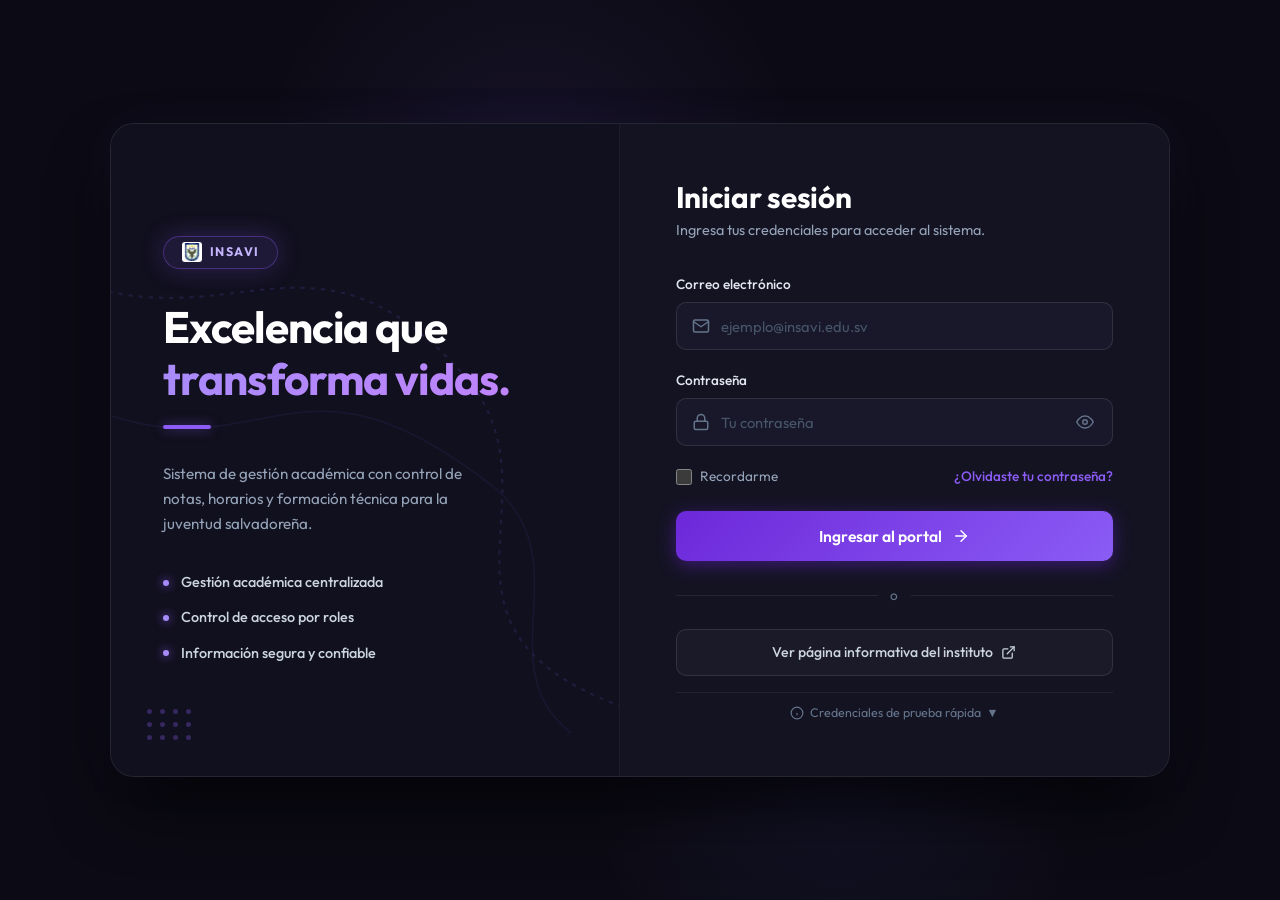
<file: index.html>
<!DOCTYPE html>
<html lang="es" data-theme="dark">
<head>
  <meta charset="UTF-8">
  <meta name="viewport" content="width=device-width, initial-scale=1.0">
  <title>INSAVI - Iniciar Sesión</title>
  <meta name="description" content="Portal académico del Instituto Nacional Dr. Sarbelio Navarrete. Acceso para administradores, docentes, estudiantes y padres de familia.">
  <link rel="preconnect" href="https://fonts.googleapis.com">
  <link rel="preconnect" href="https://fonts.gstatic.com" crossorigin>
  <link href="https://fonts.googleapis.com/css2?family=Outfit:wght@300;400;500;600;700&display=swap" rel="stylesheet">
  <link rel="stylesheet" href="css/insavi.css">
</head>
<body style="background: #0c0b15; margin: 0; min-height: 100vh; font-family: 'Outfit', sans-serif;">

  <div class="login-page-wrap">
    
    <!-- CARD CONTENEDOR PRINCIPAL -->
    <div class="login-card-container">
      
      <!-- LADO IZQUIERDO: HERO / BRAND -->
      <aside class="login-hero-side">
        <!-- SVG Decorativo de curvas / ondas de fondo -->
        <svg class="hero-wave-bg" viewBox="0 0 500 600" fill="none" xmlns="http://www.w3.org/2000/svg">
          <path d="M-50 150 C 120 220, 200 80, 350 250 C 450 370, 280 500, 520 580" stroke="#8b5cf6" stroke-width="2" stroke-dasharray="4 6"/>
          <path d="M-20 280 C 150 350, 180 200, 380 360 C 480 450, 320 580, 540 640" stroke="#6366f1" stroke-width="1.5" opacity="0.6"/>
        </svg>

        <!-- Matriz de puntos decorativa (inferior izquierda) -->
        <div class="dot-grid">
          <span></span><span></span><span></span><span></span>
          <span></span><span></span><span></span><span></span>
          <span></span><span></span><span></span><span></span>
        </div>

        <div class="login-hero-content">
          <!-- Badge Pill con el Escudo Oficial de INSAVI -->
          <div class="brand-badge">
            <img src="imgInsavi/img9.jpg" alt="Escudo INSAVI" style="width: 20px; height: 20px; object-fit: contain; border-radius: 3px; background: #fff; padding: 1px;">
            INSAVI
          </div>

          <h1>
            Excelencia que<br>
            <span class="purple-text">transforma vidas.</span>
          </h1>

          <div class="accent-bar"></div>

          <p class="desc">
            Sistema de gestión académica con control de notas, horarios y formación técnica para la juventud salvadoreña.
          </p>

          <ul class="feature-list">
            <li><span class="bullet-dot"></span> Gestión académica centralizada</li>
            <li><span class="bullet-dot"></span> Control de acceso por roles</li>
            <li><span class="bullet-dot"></span> Información segura y confiable</li>
          </ul>
        </div>
      </aside>

      <!-- LADO DERECHO: FORMULARIO DE ACCESO -->
      <main class="login-form-side">
        <div class="login-form-wrap" style="max-width: 100%;">
          
          <h2>Iniciar sesión</h2>
          <p class="form-subtitle">Ingresa tus credenciales para acceder al sistema.</p>

          <div class="login-error" id="loginError" role="alert"></div>

          <form class="login-form" id="loginForm" novalidate style="gap: 1.25rem;">
            
            <!-- Campo Correo -->
            <div class="form-group">
              <label for="email" class="form-label">Correo electrónico</label>
              <div class="input-wrapper">
                <span class="input-icon-left">
                  <svg width="18" height="18" viewBox="0 0 24 24" fill="none" stroke="currentColor" stroke-width="2" stroke-linecap="round" stroke-linejoin="round">
                    <path d="M4 4h16c1.1 0 2 .9 2 2v12c0 1.1-.9 2-2 2H4c-1.1 0-2-.9-2-2V6c0-1.1.9-2 2-2z"/>
                    <polyline points="22,6 12,13 2,6"/>
                  </svg>
                </span>
                <input type="email" class="login-input" id="email" name="email" placeholder="ejemplo@insavi.edu.sv" autocomplete="email" required>
              </div>
            </div>

            <!-- Campo Contraseña -->
            <div class="form-group">
              <label for="password" class="form-label">Contraseña</label>
              <div class="input-wrapper">
                <span class="input-icon-left">
                  <svg width="18" height="18" viewBox="0 0 24 24" fill="none" stroke="currentColor" stroke-width="2" stroke-linecap="round" stroke-linejoin="round">
                    <rect x="3" y="11" width="18" height="11" rx="2" ry="2"/>
                    <path d="M7 11V7a5 5 0 0 1 10 0v4"/>
                  </svg>
                </span>
                <input type="password" class="login-input" id="password" name="password" placeholder="Tu contraseña" autocomplete="current-password" required>
                <button type="button" class="btn-toggle-pwd" onclick="togglePasswordVisibility()" aria-label="Mostrar u ocultar contraseña">
                  <svg id="eyeIcon" width="18" height="18" viewBox="0 0 24 24" fill="none" stroke="currentColor" stroke-width="2" stroke-linecap="round" stroke-linejoin="round">
                    <path d="M1 12s4-8 11-8 11 8 11 8-4 8-11 8-11-8-11-8z"/>
                    <circle cx="12" cy="12" r="3"/>
                  </svg>
                </button>
              </div>
              <span class="error-text" id="passwordError" style="color: #f87171; font-size: 0.8rem; margin-top: 0.35rem; display: block;"></span>
            </div>

            <!-- Recordarme & Olvidaste Contraseña -->
            <div class="form-aux-row">
              <label class="remember-label">
                <input type="checkbox" id="rememberMe">
                <span>Recordarme</span>
              </label>
              <a href="#" onclick="alert('Por favor comunícate con la Dirección o Administración del INSAVI para restablecer tu acceso.'); return false;" class="forgot-password-link">
                ¿Olvidaste tu contraseña?
              </a>
            </div>

            <!-- Botón Ingresar -->
            <button type="submit" class="btn-login-submit" id="loginBtn">
              Ingresar al portal
              <svg width="18" height="18" viewBox="0 0 24 24" fill="none" stroke="currentColor" stroke-width="2" stroke-linecap="round" stroke-linejoin="round">
                <line x1="5" y1="12" x2="19" y2="12"/>
                <polyline points="12 5 19 12 12 19"/>
              </svg>
            </button>
          </form>

          <!-- Divisor con o -->
          <div class="form-split-divider">
            <span>o</span>
          </div>

          <!-- Botón de Página Informativa -->
          <a href="insavi.html" class="btn-public-info">
            Ver página informativa del instituto
            <svg width="15" height="15" viewBox="0 0 24 24" fill="none" stroke="currentColor" stroke-width="2" stroke-linecap="round" stroke-linejoin="round">
              <path d="M18 13v6a2 2 0 0 1-2 2H5a2 2 0 0 1-2-2V8a2 2 0 0 1 2-2h6"/>
              <polyline points="15 3 21 3 21 9"/>
              <line x1="10" y1="14" x2="21" y2="3"/>
            </svg>
          </a>

          <!-- Credenciales Demo (Plegables para pruebas rápidas) -->
          <div class="demo-creds-drawer">
            <button type="button" class="demo-creds-btn" onclick="toggleDemoDrawer()">
              <svg width="14" height="14" viewBox="0 0 24 24" fill="none" stroke="currentColor" stroke-width="2"><circle cx="12" cy="12" r="10"/><line x1="12" y1="16" x2="12" y2="12"/><line x1="12" y1="8" x2="12.01" y2="8"/></svg>
              Credenciales de prueba rápida <span id="demoArrow">▼</span>
            </button>
            <div id="demoCredentialsContainer" class="demo-credentials" style="display: none;">
              <div class="demo-head">Haz clic en una cuenta para rellenar los datos:</div>
              <div class="demo-credential" onclick="fillDemo('admin@insavi.edu.sv', 'admin123')">
                <span class="cred-role">Administración</span>
                <span class="cred-email">admin@insavi.edu.sv</span>
                <span class="cred-pass">Clave: <code>admin123</code></span>
              </div>
              <div class="demo-credential" onclick="fillDemo('maria.garcia@insavi.edu.sv', 'docente123')">
                <span class="cred-role">Docencia</span>
                <span class="cred-email">maria.garcia@insavi.edu.sv</span>
                <span class="cred-pass">Clave: <code>docente123</code></span>
              </div>
              <div class="demo-credential" onclick="fillDemo('ana.lopez@estudiante.insavi.edu.sv', 'est123')">
                <span class="cred-role">Estudiantil</span>
                <span class="cred-email">ana.lopez@estudiante.insavi.edu.sv</span>
                <span class="cred-pass">Clave: <code>est123</code></span>
              </div>
              <div class="demo-credential" onclick="fillDemo('jorge.lopez@padre.insavi.edu.sv', 'padre123')">
                <span class="cred-role">Familia</span>
                <span class="cred-email">jorge.lopez@padre.insavi.edu.sv</span>
                <span class="cred-pass">Clave: <code>padre123</code></span>
              </div>
              <div class="demo-credential" onclick="fillDemo('pedro.sanchez@insavi.edu.sv', 'serv123')">
                <span class="cred-role">Servicios Varios</span>
                <span class="cred-email">pedro.sanchez@insavi.edu.sv</span>
                <span class="cred-pass">Clave: <code>serv123</code></span>
              </div>
            </div>
          </div>

        </div>
      </main>

    </div>



  </div>

  <script src="data/seed.js"></script>
  <script src="js/db.js"></script>
  <script src="js/auth.js"></script>
  <script>
    function togglePasswordVisibility() {
      const pwdInput = document.getElementById('password');
      const eyeIcon = document.getElementById('eyeIcon');
      if (pwdInput.type === 'password') {
        pwdInput.type = 'text';
        eyeIcon.innerHTML = `
          <path d="M17.94 17.94A10.07 10.07 0 0 1 12 20c-7 0-11-8-11-8a18.45 18.45 0 0 1 5.06-5.94M9.9 4.24A9.12 9.12 0 0 1 12 4c7 0 11 8 11 8a18.5 18.5 0 0 1-2.16 3.19m-6.72-1.07a3 3 0 1 1-4.24-4.24"/>
          <line x1="1" y1="1" x2="23" y2="23"/>
        `;
      } else {
        pwdInput.type = 'password';
        eyeIcon.innerHTML = `
          <path d="M1 12s4-8 11-8 11 8 11 8-4 8-11 8-11-8-11-8z"/>
          <circle cx="12" cy="12" r="3"/>
        `;
      }
    }

    function toggleDemoDrawer() {
      const container = document.getElementById('demoCredentialsContainer');
      const arrow = document.getElementById('demoArrow');
      const isHidden = container.style.display === 'none';
      container.style.display = isHidden ? 'block' : 'none';
      arrow.textContent = isHidden ? '▲' : '▼';
    }

    function fillDemo(email, pass) {
      document.getElementById('email').value = email;
      document.getElementById('password').value = pass;
      document.getElementById('email').focus();
    }

    document.addEventListener('DOMContentLoaded', () => {
      const savedEmail = localStorage.getItem('insavi_remember_email');
      if (savedEmail) {
        document.getElementById('email').value = savedEmail;
        document.getElementById('rememberMe').checked = true;
      }

      document.getElementById('loginForm')?.addEventListener('submit', () => {
        const remember = document.getElementById('rememberMe')?.checked;
        const email = document.getElementById('email')?.value.trim();
        if (remember && email) {
          localStorage.setItem('insavi_remember_email', email);
        } else {
          localStorage.removeItem('insavi_remember_email');
        }
      });
    });
  </script>
</body>
</html>
</file>
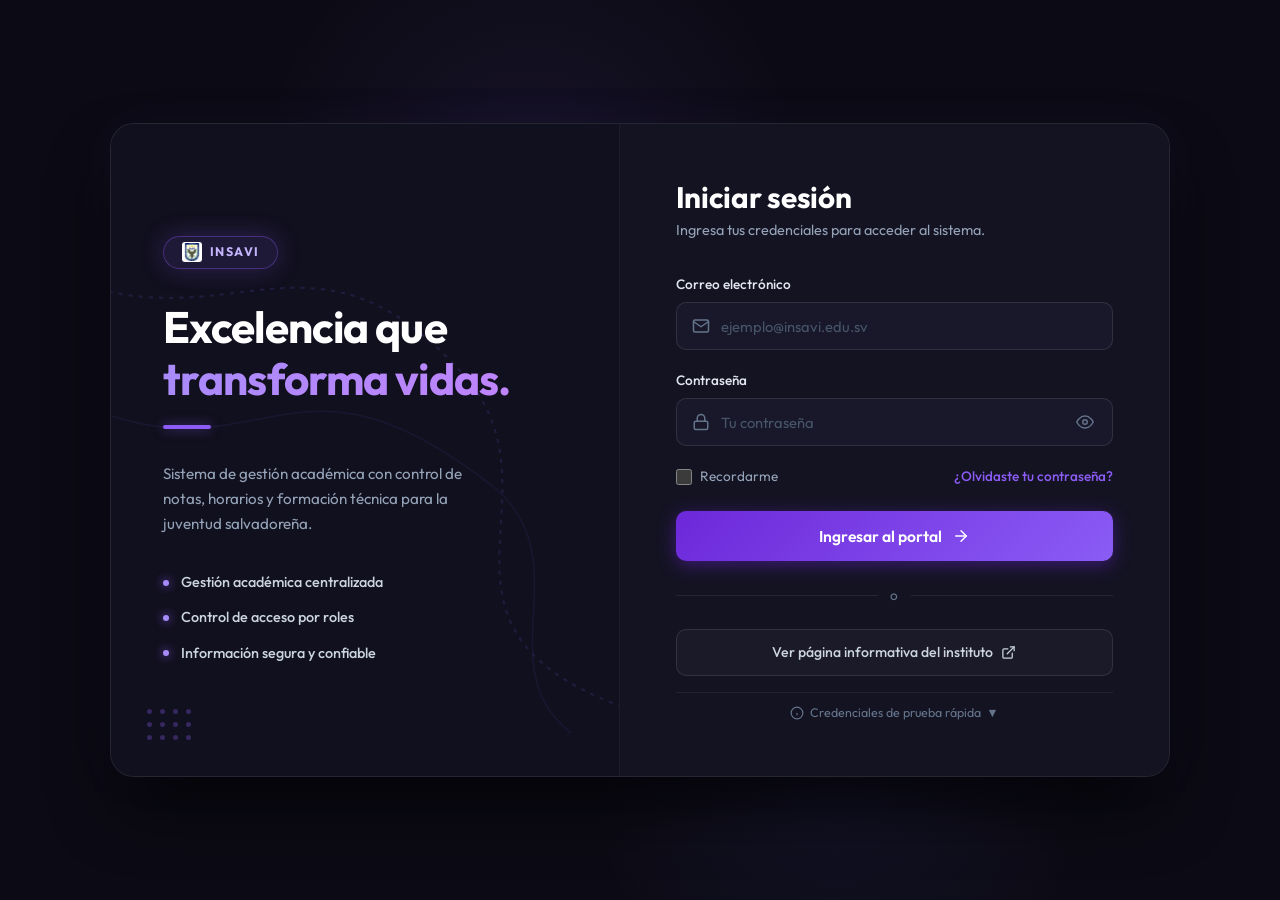
<file: dashboard.html>
<!DOCTYPE html>
<html lang="es">
<head>
  <meta charset="UTF-8">
  <meta name="viewport" content="width=device-width, initial-scale=1.0">
  <title>INSAVI - Panel de Control</title>
  <link rel="preconnect" href="https://fonts.googleapis.com">
  <link rel="preconnect" href="https://fonts.gstatic.com" crossorigin>
  <link href="https://fonts.googleapis.com/css2?family=Outfit:wght@300;400;500;600;700&display=swap" rel="stylesheet">
  <link rel="stylesheet" href="css/insavi.css">
</head>
<body>
  <div class="dashboard">

    <!-- OVERLAY MÓVIL -->
    <div class="overlay-drawer" id="overlayDrawer"></div>

    <!-- BOTÓN MENÚ MÓVIL -->
    <button class="mobile-menu-btn" id="mobileMenuBtn" aria-label="Abrir menú de navegación">
      <svg width="20" height="20" viewBox="0 0 24 24" fill="none" stroke="currentColor" stroke-width="2" stroke-linecap="round">
        <line x1="4" y1="6" x2="20" y2="6"/>
        <line x1="4" y1="12" x2="20" y2="12"/>
        <line x1="4" y1="18" x2="20" y2="18"/>
      </svg>
    </button>

    <!-- SIDEBAR -->
    <aside class="sidebar" id="sidebar">
      <div class="sidebar-header">
        <div class="logo">
          <img src="imgInsavi/img9.jpg" alt="Escudo INSAVI">
        </div>
        <div style="flex: 1; min-width: 0;">
          <div class="brand-name">INSAVI</div>
          <div class="brand-sub" id="sidebarUserInfo">Portal Académico</div>
        </div>
        <button class="sidebar-collapse-btn" onclick="toggleSidebarCollapse()" title="Ocultar menú lateral" aria-label="Ocultar menú">
          <svg width="18" height="18" viewBox="0 0 24 24" fill="none" stroke="currentColor" stroke-width="2" stroke-linecap="round">
            <line x1="4" y1="6" x2="20" y2="6"/>
            <line x1="4" y1="12" x2="20" y2="12"/>
            <line x1="4" y1="18" x2="20" y2="18"/>
          </svg>
        </button>
      </div>

      <nav class="sidebar-nav" id="sidebarNav" aria-label="Navegación principal">
        <!-- Generado dinámicamente -->
      </nav>

      <div class="sidebar-promo-card" style="background: linear-gradient(135deg, #4f46e5 0%, #8b5cf6 100%); border-radius: var(--radius-lg); padding: 1.25rem; margin: 1rem; position: relative; overflow: hidden; color: white; box-shadow: 0 10px 15px -3px rgba(139, 92, 246, 0.3);">
        <div style="position: relative; z-index: 2;">
          <h3 style="font-size: 1.1rem; margin-bottom: 0.25rem; font-weight: 700; color: white;">INSAVI</h3>
          <p style="font-size: 0.75rem; opacity: 0.9; margin: 0; line-height: 1.3;">Instituto de Educación<br>Sistema académico</p>
        </div>
        
        <!-- Illustration SVG -->
        <svg width="100" height="100" viewBox="0 0 100 100" fill="none" style="position: absolute; right: -15px; bottom: -15px; opacity: 0.9; z-index: 1;">
          <!-- Glowing background circles -->
          <circle cx="50" cy="50" r="40" fill="#a78bfa" opacity="0.3" filter="blur(8px)"/>
          
          <!-- Graduation Cap base (rhombus) -->
          <path d="M50 35 L80 45 L50 55 L20 45 Z" fill="#1e1b4b" stroke="#ddd6fe" stroke-width="1.5" stroke-linejoin="round"/>
          
          <!-- Cap bottom part -->
          <path d="M35 50 L35 65 Q50 75 65 65 L65 50" fill="#312e81" stroke="#ddd6fe" stroke-width="1.5"/>
          
          <!-- Tassel -->
          <path d="M50 45 L70 58 L70 70" stroke="#fcd34d" stroke-width="2" stroke-linecap="round" stroke-linejoin="round"/>
          <circle cx="70" cy="72" r="3" fill="#f59e0b"/>
          
          <!-- Stars / Sparkles -->
          <path d="M20 20 L22 26 L28 28 L22 30 L20 36 L18 30 L12 28 L18 26 Z" fill="#fef08a"/>
          <path d="M85 30 L86 33 L89 34 L86 35 L85 38 L84 35 L81 34 L84 33 Z" fill="#fef08a"/>
        </svg>
      </div>

      <div class="sidebar-footer">
        <div style="display: flex; align-items: center; justify-content: space-between; padding: 0.6rem 1rem; border: 1px solid var(--border-subtle); border-radius: var(--radius-sm); margin-bottom: 0.5rem; background: var(--bg-raised);">
          <div style="display: flex; align-items: center; gap: 0.5rem; color: var(--text-secondary); font-size: 0.85rem; font-weight: 500;">
            <svg width="16" height="16" viewBox="0 0 24 24" fill="none" stroke="currentColor" stroke-width="2" stroke-linecap="round"><circle cx="12" cy="12" r="5"/><line x1="12" y1="1" x2="12" y2="3"/><line x1="12" y1="21" x2="12" y2="23"/><line x1="4.22" y1="4.22" x2="5.64" y2="5.64"/><line x1="18.36" y1="18.36" x2="19.78" y2="19.78"/><line x1="1" y1="12" x2="3" y2="12"/><line x1="21" y1="12" x2="23" y2="12"/><line x1="4.22" y1="19.78" x2="5.64" y2="18.36"/><line x1="18.36" y1="5.64" x2="19.78" y2="4.22"/></svg>
            <span id="themeText">Modo claro</span>
          </div>
          <button id="themeToggleDash" onclick="toggleTheme()" style="width: 36px; height: 20px; border-radius: 20px; background: var(--accent); position: relative; border: none; cursor: pointer;">
            <div style="width: 14px; height: 14px; background: white; border-radius: 50%; position: absolute; right: 3px; top: 3px;"></div>
          </button>
        </div>
        <button class="btn btn-soft btn-sm" onclick="Auth.logout()">
          <svg width="16" height="16" viewBox="0 0 24 24" fill="none" stroke="currentColor" stroke-width="2" stroke-linecap="round" stroke-linejoin="round">
            <path d="M9 21H5a2 2 0 0 1-2-2V5a2 2 0 0 1 2-2h4"/>
            <polyline points="16 17 21 12 16 7"/>
            <line x1="21" y1="12" x2="9" y2="12"/>
          </svg>
          Cerrar sesión
        </button>
      </div>
    </aside>

    <!-- CONTENIDO PRINCIPAL -->
    <main class="main-content">

      <!-- TOPBAR -->
      <header class="topbar">
        <div class="topbar-left-wrap" style="display: flex; align-items: flex-start; gap: 1rem; position: relative; z-index: 2;">
          <button class="btn-sidebar-toggle" id="btnToggleSidebar" onclick="toggleSidebarCollapse()" title="Alternar menú lateral" aria-label="Alternar menú lateral">
            <svg width="20" height="20" viewBox="0 0 24 24" fill="none" stroke="currentColor" stroke-width="2.2" stroke-linecap="round">
              <line x1="4" y1="6" x2="20" y2="6"/>
              <line x1="4" y1="12" x2="20" y2="12"/>
              <line x1="4" y1="18" x2="20" y2="18"/>
            </svg>
          </button>
          <div>
            <div class="greeting" id="greetingText">Buenas tardes, Carlos</div>
            <h1 id="pageTitle" style="font-size: 1.8rem; margin-bottom: 0.2rem;">Gestión de usuarios</h1>
            <p id="pageSubtitle" style="color: var(--text-muted); font-size: 0.9rem;">Administra los usuarios del sistema académico.</p>
          </div>
        </div>
        <div class="topbar-actions" style="display: flex; flex-direction: column; align-items: flex-end; gap: 1rem; position: relative; z-index: 2;">
          <div class="user-chip">
            <div class="avatar" id="userAvatar">CA</div>
            <div class="chip-meta">
              <span class="chip-name" id="userName">Carlos Administrador</span>
              <span class="chip-role" id="userRole">ADMINISTRACIÓN</span>
            </div>
            <svg width="16" height="16" viewBox="0 0 24 24" fill="none" stroke="currentColor" stroke-width="2" style="margin-left: 0.5rem; color: var(--text-muted);"><polyline points="6 9 12 15 18 9"></polyline></svg>
          </div>
          <button class="btn btn-primary btn-sm" id="btnNuevoAdmin" onclick="openModal('usuario')" style="padding: 0.6rem 1.25rem; font-size: 0.85rem; border-radius: 8px;">
            <svg width="16" height="16" viewBox="0 0 24 24" fill="none" stroke="currentColor" stroke-width="2" stroke-linecap="round">
              <line x1="12" y1="5" x2="12" y2="19"/>
              <line x1="5" y1="12" x2="19" y2="12"/>
            </svg>
            Nuevo usuario
          </button>
          <button class="btn btn-ghost btn-sm" id="btnImprimir" onclick="Admin.imprimirUsuarios()" style="padding: 0.6rem 1rem; font-size: 0.85rem; border-radius: 8px; display: none;">
            <svg width="16" height="16" viewBox="0 0 24 24" fill="none" stroke="currentColor" stroke-width="2" stroke-linecap="round" stroke-linejoin="round">
              <polyline points="6 9 6 2 18 2 18 9"/><path d="M6 18H4a2 2 0 0 1-2-2v-5a2 2 0 0 1 2-2h16a2 2 0 0 1 2 2v5a2 2 0 0 1-2 2h-2"/><rect x="6" y="14" width="12" height="8"/>
            </svg>
            Imprimir
          </button>
        </div>
        <div class="header-illustration" style="position: absolute; right: 2rem; top: 1rem; opacity: 0.6; z-index: 1;">
          <svg width="240" height="120" viewBox="0 0 240 120" fill="none">
            <circle cx="200" cy="60" r="40" fill="var(--accent)" opacity="0.2"/>
            <path d="M180 80 L195 95 L220 50" stroke="var(--accent)" stroke-width="6" stroke-linecap="round" stroke-linejoin="round"/>
          </svg>
        </div>
      </header>

      <!-- ==========================================
           PANEL ADMINISTRADOR
           ========================================== -->
      <section class="panel" id="panelAdmin">
        
        <!-- Tab Usuarios -->
        <div class="admin-tab active" id="tabUsuarios">
          <div class="stats-grid">
            <div class="kpi azul">
              <div class="kpi-icon">
                <svg width="24" height="24" viewBox="0 0 24 24" fill="none" stroke="currentColor" stroke-width="2" stroke-linecap="round" stroke-linejoin="round">
                  <path d="M17 21v-2a4 4 0 0 0-4-4H5a4 4 0 0 0-4 4v2"/>
                  <circle cx="9" cy="7" r="4"/>
                  <path d="M23 21v-2a4 4 0 0 0-3-3.87"/>
                  <path d="M16 3.13a4 4 0 0 1 0 7.75"/>
                </svg>
              </div>
              <div class="kpi-content">
                <div class="kpi-value tnum" id="statUsuarios">0</div>
                <div class="kpi-label">Total de usuarios<br><span style="font-size: 0.65rem; opacity: 0.7; text-transform: none;">Todos los registros</span></div>
              </div>
            </div>
            <div class="kpi verde">
              <div class="kpi-icon">
                <svg width="24" height="24" viewBox="0 0 24 24" fill="none" stroke="currentColor" stroke-width="2" stroke-linecap="round" stroke-linejoin="round">
                  <path d="M4 19.5A2.5 2.5 0 0 1 6.5 17H20"/>
                  <path d="M6.5 2H20v20H6.5A2.5 2.5 0 0 1 4 19.5v-15A2.5 2.5 0 0 1 6.5 2z"/>
                </svg>
              </div>
              <div class="kpi-content">
                <div class="kpi-value tnum" id="statDocentesKpi">0</div>
                <div class="kpi-label">Docentes<br><span style="font-size: 0.65rem; opacity: 0.7; text-transform: none;">Profesores activos</span></div>
              </div>
            </div>
            <div class="kpi amarillo">
              <div class="kpi-icon">
                <svg width="24" height="24" viewBox="0 0 24 24" fill="none" stroke="currentColor" stroke-width="2" stroke-linecap="round" stroke-linejoin="round">
                  <path d="M3 21h18"/>
                  <path d="M5 21V7l7-4 7 4v14"/>
                  <path d="M9 9h1"/>
                  <path d="M9 13h1"/>
                  <path d="M9 17h1"/>
                </svg>
              </div>
              <div class="kpi-content">
                <div class="kpi-value tnum" id="statEstudiantesKpi">0</div>
                <div class="kpi-label">Estudiantes<br><span style="font-size: 0.65rem; opacity: 0.7; text-transform: none;">Alumnos registrados</span></div>
              </div>
            </div>
            <div class="kpi celeste">
              <div class="kpi-icon">
                <svg width="24" height="24" viewBox="0 0 24 24" fill="none" stroke="currentColor" stroke-width="2" stroke-linecap="round" stroke-linejoin="round">
                  <path d="M17 21v-2a4 4 0 0 0-4-4H5a4 4 0 0 0-4 4v2"/>
                  <circle cx="9" cy="7" r="4"/>
                  <path d="M23 21v-2a4 4 0 0 0-3-3.87"/>
                  <path d="M16 3.13a4 4 0 0 1 0 7.75"/>
                </svg>
              </div>
              <div class="kpi-content">
                <div class="kpi-value tnum" id="statPadresKpi">0</div>
                <div class="kpi-label">Familiares<br><span style="font-size: 0.65rem; opacity: 0.7; text-transform: none;">Padres o tutores</span></div>
              </div>
            </div>
          </div>

          <div class="filters-bar">
            <div class="search-box">
              <svg width="16" height="16" viewBox="0 0 24 24" fill="none" stroke="currentColor" stroke-width="2"><circle cx="11" cy="11" r="8"></circle><line x1="21" y1="21" x2="16.65" y2="16.65"></line></svg>
              <input type="text" id="searchUsuarios" class="search-input" onkeyup="Admin.filtrarUsuarios()" placeholder="Buscar usuarios por nombre, correo o rol...">
            </div>
            <div class="filter-select-wrap">
              <svg class="icon-left" width="15" height="15" viewBox="0 0 24 24" fill="none" stroke="currentColor" stroke-width="2"><polygon points="22 3 2 3 10 12.46 10 19 14 21 14 12.46 22 3"></polygon></svg>
              <select id="filterRol" class="filter-select" onchange="Admin.filtrarUsuarios()">
                <option value="todos">Todos los roles</option>
                <option value="admin">Administración</option>
                <option value="docente">Docente</option>
                <option value="estudiante">Estudiante</option>
                <option value="padre">Familia</option>
                <option value="servicios">Servicios Varios</option>
              </select>
              <svg class="chevron-down" width="14" height="14" viewBox="0 0 24 24" fill="none" stroke="currentColor" stroke-width="2"><polyline points="6 9 12 15 18 9"></polyline></svg>
            </div>
            <div class="filter-select-wrap">
              <svg class="icon-left" width="15" height="15" viewBox="0 0 24 24" fill="none" stroke="currentColor" stroke-width="2"><circle cx="12" cy="12" r="4"></circle><path d="M12 2v2"></path><path d="M12 20v2"></path><path d="m4.93 4.93 1.41 1.41"></path><path d="m17.66 17.66 1.41 1.41"></path><path d="M2 12h2"></path><path d="M20 12h2"></path><path d="m6.34 17.66-1.41 1.41"></path><path d="m19.07 4.93-1.41 1.41"></path></svg>
              <select id="filterEstado" class="filter-select" onchange="Admin.filtrarUsuarios()">
                <option value="todos">Todos los estados</option>
                <option value="activo">Activo</option>
                <option value="inactivo">Inactivo</option>
              </select>
              <svg class="chevron-down" width="14" height="14" viewBox="0 0 24 24" fill="none" stroke="currentColor" stroke-width="2"><polyline points="6 9 12 15 18 9"></polyline></svg>
            </div>
          </div>
          <div class="table-wrap">
            <table class="data-table" id="tablaUsuarios">
              <thead>
                <tr>
                  <th>USUARIO</th>
                  <th>CORREO ELECTRÓNICO</th>
                  <th>ROL</th>
                  <th>DETALLES</th>
                  <th>ESTADO</th>
                  <th style="width: 140px;">ACCIONES</th>
                </tr>
              </thead>
              <tbody></tbody>
            </table>
          </div>
          <div class="pagination-widget" id="paginationUsuarios"></div>
        </div>

        <!-- Tab Secciones -->
        <div class="admin-tab" id="tabSecciones">
          <div class="filters-bar">
            <div class="search-box">
              <svg width="16" height="16" viewBox="0 0 24 24" fill="none" stroke="currentColor" stroke-width="2"><circle cx="11" cy="11" r="8"></circle><line x1="21" y1="21" x2="16.65" y2="16.65"></line></svg>
              <input type="text" id="searchSecciones" class="search-input" onkeyup="Admin.filtrarSecciones()" placeholder="Buscar sección por nombre...">
            </div>
            <div class="filter-select-wrap">
              <svg class="icon-left" width="15" height="15" viewBox="0 0 24 24" fill="none" stroke="currentColor" stroke-width="2"><polygon points="22 3 2 3 10 12.46 10 19 14 21 14 12.46 22 3"></polygon></svg>
              <select id="filterGrado" class="filter-select" onchange="Admin.filtrarSecciones()">
                <option value="todos">Todos los grados</option>
                <option value="1">1° grado</option>
                <option value="2">2° grado</option>
                <option value="3">3° grado</option>
              </select>
              <svg class="chevron-down" width="14" height="14" viewBox="0 0 24 24" fill="none" stroke="currentColor" stroke-width="2"><polyline points="6 9 12 15 18 9"></polyline></svg>
            </div>
          </div>
          <div class="table-wrap">
            <table class="data-table" id="tablaSecciones">
              <thead>
                <tr>
                  <th>SECCIÓN</th>
                  <th>GRADO</th>
                  <th>ESTUDIANTES</th>
                  <th style="width: 140px;">ACCIONES</th>
                </tr>
              </thead>
              <tbody></tbody>
            </table>
          </div>
          <div class="pagination-widget" id="paginationSecciones"></div>
        </div>

        <!-- Tab Materias -->
        <div class="admin-tab" id="tabMaterias">
          <div class="filters-bar">
            <div class="search-box">
              <svg width="16" height="16" viewBox="0 0 24 24" fill="none" stroke="currentColor" stroke-width="2"><circle cx="11" cy="11" r="8"></circle><line x1="21" y1="21" x2="16.65" y2="16.65"></line></svg>
              <input type="text" id="searchMaterias" class="search-input" onkeyup="Admin.filtrarMaterias()" placeholder="Buscar materia por nombre...">
            </div>
            <div class="filter-select-wrap">
              <svg class="icon-left" width="15" height="15" viewBox="0 0 24 24" fill="none" stroke="currentColor" stroke-width="2"><polygon points="22 3 2 3 10 12.46 10 19 14 21 14 12.46 22 3"></polygon></svg>
              <select id="filterSeccionMat" class="filter-select" onchange="Admin.filtrarMaterias()">
                <option value="todas">Todas las secciones</option>
              </select>
              <svg class="chevron-down" width="14" height="14" viewBox="0 0 24 24" fill="none" stroke="currentColor" stroke-width="2"><polyline points="6 9 12 15 18 9"></polyline></svg>
            </div>
            <div class="filter-select-wrap">
              <svg class="icon-left" width="15" height="15" viewBox="0 0 24 24" fill="none" stroke="currentColor" stroke-width="2"><polygon points="22 3 2 3 10 12.46 10 19 14 21 14 12.46 22 3"></polygon></svg>
              <select id="filterDocenteMat" class="filter-select" onchange="Admin.filtrarMaterias()">
                <option value="todos">Todos los docentes</option>
                <option value="sin_asignar">Sin asignar</option>
              </select>
              <svg class="chevron-down" width="14" height="14" viewBox="0 0 24 24" fill="none" stroke="currentColor" stroke-width="2"><polyline points="6 9 12 15 18 9"></polyline></svg>
            </div>
          </div>
          <div class="table-wrap">
            <table class="data-table" id="tablaMaterias">
              <thead>
                <tr>
                  <th>MATERIA</th>
                  <th>SECCIÓN</th>
                  <th>DOCENTE</th>
                  <th style="width: 140px;">ACCIONES</th>
                </tr>
              </thead>
              <tbody></tbody>
            </table>
          </div>
          <div class="pagination-widget" id="paginationMaterias"></div>
        </div>

        <!-- Tab Horarios -->
        <div class="admin-tab" id="tabHorarios">
          <div class="filters-bar">
            <div class="search-box">
              <svg width="16" height="16" viewBox="0 0 24 24" fill="none" stroke="currentColor" stroke-width="2"><circle cx="11" cy="11" r="8"></circle><line x1="21" y1="21" x2="16.65" y2="16.65"></line></svg>
              <input type="text" id="searchHorarios" class="search-input" onkeyup="Admin.filtrarHorarios()" placeholder="Buscar horario por materia o sección...">
            </div>
            <div class="filter-select-wrap">
              <svg class="icon-left" width="15" height="15" viewBox="0 0 24 24" fill="none" stroke="currentColor" stroke-width="2"><polygon points="22 3 2 3 10 12.46 10 19 14 21 14 12.46 22 3"></polygon></svg>
              <select id="filterDiaHor" class="filter-select" onchange="Admin.filtrarHorarios()">
                <option value="todos">Todos los días</option>
                <option value="Lunes">Lunes</option>
                <option value="Martes">Martes</option>
                <option value="Miércoles">Miércoles</option>
                <option value="Jueves">Jueves</option>
                <option value="Viernes">Viernes</option>
              </select>
              <svg class="chevron-down" width="14" height="14" viewBox="0 0 24 24" fill="none" stroke="currentColor" stroke-width="2"><polyline points="6 9 12 15 18 9"></polyline></svg>
            </div>
            <div class="filter-select-wrap">
              <svg class="icon-left" width="15" height="15" viewBox="0 0 24 24" fill="none" stroke="currentColor" stroke-width="2"><polygon points="22 3 2 3 10 12.46 10 19 14 21 14 12.46 22 3"></polygon></svg>
              <select id="filterSeccionHor" class="filter-select" onchange="Admin.filtrarHorarios()">
                <option value="todas">Todas las secciones</option>
              </select>
              <svg class="chevron-down" width="14" height="14" viewBox="0 0 24 24" fill="none" stroke="currentColor" stroke-width="2"><polyline points="6 9 12 15 18 9"></polyline></svg>
            </div>
          </div>
          <div class="table-wrap">
            <table class="data-table" id="tablaHorarios">
              <thead>
                <tr>
                  <th style="width: 40px;"></th>
                  <th>DÍA</th>
                  <th>MATERIA</th>
                  <th>SECCIÓN</th>
                  <th>INICIO</th>
                  <th>FIN</th>
                  <th style="width: 140px;">ACCIONES</th>
                </tr>
              </thead>
              <tbody></tbody>
            </table>
          </div>
          <div class="pagination-widget" id="paginationHorarios"></div>
        </div>

        <div class="admin-tab" id="tabServicios">
          <div id="serviciosResumen"></div>
          <div id="serviciosDetalleTrabajador" style="display: none; margin-top: 1rem;"></div>
        </div>

      </section>

      <!-- ==========================================
           PANEL DOCENTE (REDISEÑADO)
           ========================================== -->
      <section class="panel" id="panelDocente">

        <!-- KPIs MODERNOS DOCENTE -->
        <div class="docente-kpi-grid">
          <div class="docente-kpi-card" onclick="showDocenteSubPanel('resumen')">
            <div class="docente-kpi-content">
              <div class="docente-kpi-icon purple">
                <svg width="24" height="24" viewBox="0 0 24 24" fill="none" stroke="currentColor" stroke-width="2" stroke-linecap="round" stroke-linejoin="round">
                  <path d="M4 19.5A2.5 2.5 0 0 1 6.5 17H20"/>
                  <path d="M6.5 2H20v20H6.5A2.5 2.5 0 0 1 4 19.5v-15A2.5 2.5 0 0 1 6.5 2z"/>
                </svg>
              </div>
              <div class="docente-kpi-meta">
                <div class="docente-kpi-value tnum" id="statMisMaterias">0</div>
                <div class="docente-kpi-label">Mis materias</div>
              </div>
            </div>
            <div class="docente-kpi-arrow">
              <svg width="18" height="18" viewBox="0 0 24 24" fill="none" stroke="currentColor" stroke-width="2.5" stroke-linecap="round" stroke-linejoin="round"><polyline points="9 18 15 12 9 6"></polyline></svg>
            </div>
          </div>

          <div class="docente-kpi-card" onclick="showDocenteSubPanel('notas')">
            <div class="docente-kpi-content">
              <div class="docente-kpi-icon cyan">
                <svg width="24" height="24" viewBox="0 0 24 24" fill="none" stroke="currentColor" stroke-width="2" stroke-linecap="round" stroke-linejoin="round">
                  <path d="M17 21v-2a4 4 0 0 0-4-4H5a4 4 0 0 0-4 4v2"/>
                  <circle cx="9" cy="7" r="4"/>
                  <path d="M23 21v-2a4 4 0 0 0-3-3.87"/>
                  <path d="M16 3.13a4 4 0 0 1 0 7.75"/>
                </svg>
              </div>
              <div class="docente-kpi-meta">
                <div class="docente-kpi-value tnum" id="statMisEstudiantes">0</div>
                <div class="docente-kpi-label">Estudiantes totales</div>
              </div>
            </div>
            <div class="docente-kpi-arrow">
              <svg width="18" height="18" viewBox="0 0 24 24" fill="none" stroke="currentColor" stroke-width="2.5" stroke-linecap="round" stroke-linejoin="round"><polyline points="9 18 15 12 9 6"></polyline></svg>
            </div>
          </div>

          <div class="docente-kpi-card" onclick="showDocenteSubPanel('notas')">
            <div class="docente-kpi-content">
              <div class="docente-kpi-icon amber">
                <svg width="24" height="24" viewBox="0 0 24 24" fill="none" stroke="currentColor" stroke-width="2" stroke-linecap="round" stroke-linejoin="round">
                  <path d="M12 20h9"/>
                  <path d="M16.5 3.5a2.12 2.12 0 0 1 3 3L7 19l-4 1 1-4L16.5 3.5z"/>
                </svg>
              </div>
              <div class="docente-kpi-meta">
                <div class="docente-kpi-value tnum" id="statNotasIngresadas">0</div>
                <div class="docente-kpi-label">Notas registradas</div>
              </div>
            </div>
            <div class="docente-kpi-arrow">
              <svg width="18" height="18" viewBox="0 0 24 24" fill="none" stroke="currentColor" stroke-width="2.5" stroke-linecap="round" stroke-linejoin="round"><polyline points="9 18 15 12 9 6"></polyline></svg>
            </div>
          </div>
        </div>

        <!-- ZONA DE CALIFICACIONES (2 COLUMNAS) -->
        <div id="docenteSeccionNotas" class="docente-seccion">
          <div class="docente-grid-layout">
            
            <!-- Columna Izquierda: Materias Asignadas -->
            <div class="docente-materias-card">
              <div class="docente-materias-header">
                <div class="docente-materias-title-wrap">
                  <div class="docente-header-icon">
                    <svg width="18" height="18" viewBox="0 0 24 24" fill="none" stroke="currentColor" stroke-width="2" stroke-linecap="round" stroke-linejoin="round">
                      <path d="M4 19.5A2.5 2.5 0 0 1 6.5 17H20"/>
                      <path d="M6.5 2H20v20H6.5A2.5 2.5 0 0 1 4 19.5v-15A2.5 2.5 0 0 1 6.5 2z"/>
                    </svg>
                  </div>
                  <h3 class="docente-materias-title">Materias Asignadas</h3>
                </div>
                <svg width="16" height="16" viewBox="0 0 24 24" fill="none" stroke="currentColor" stroke-width="2" style="color: var(--text-muted);"><polyline points="6 9 12 15 18 9"></polyline></svg>
              </div>
              <p class="docente-materias-sub">Haz clic en una materia para ingresar calificaciones.</p>
              
              <div id="listaMateriasCards" class="docente-materias-list">
                <!-- Materias inyectadas aquí por JS -->
              </div>
            </div>

            <!-- Columna Derecha: Tabla de Notas -->
            <div class="docente-calificaciones-card">
              <!-- Estado Vacio (si no hay materias) -->
              <div id="panelNotasVacio" style="flex: 1; display: none; flex-direction: column; justify-content: center; align-items: center; text-align: center; color: var(--text-muted); padding: 3rem;">
                <div style="width: 64px; height: 64px; border-radius: 50%; background: var(--bg-canvas); display: flex; justify-content: center; align-items: center; margin-bottom: 1rem;">
                  <svg width="32" height="32" viewBox="0 0 24 24" fill="none" stroke="currentColor" stroke-width="1.5"><path d="M2 3h6a4 4 0 0 1 4 4v14a3 3 0 0 0-3-3H2z"/><path d="M22 3h-6a4 4 0 0 0-4 4v14a3 3 0 0 1 3-3h7z"/></svg>
                </div>
                <h3 style="color: var(--text-primary); margin-bottom: 0.5rem;">Ninguna materia seleccionada</h3>
                <p style="max-width: 300px;">Selecciona una materia del panel izquierdo para visualizar a los estudiantes y gestionar sus calificaciones.</p>
              </div>
              
              <!-- Estado Activo -->
              <div id="panelNotasActivo" style="display: flex; flex: 1; flex-direction: column;">
                <div class="docente-calif-header">
                  <div class="docente-calif-title-group">
                    <div class="docente-calif-symbol" id="iconoMateriaActiva">
                      <svg width="18" height="18" viewBox="0 0 24 24" fill="none" stroke="currentColor" stroke-width="2.5" stroke-linecap="round" stroke-linejoin="round"><path d="M18 4H6l7 8-7 8h12"/></svg>
                    </div>
                    <div class="docente-calif-titles">
                      <h3 class="docente-calif-materia" id="tituloMateriaActiva">-</h3>
                      <span class="docente-calif-seccion" id="subtituloSeccionActiva">-</span>
                    </div>
                  </div>
                  <button class="docente-btn-print" onclick="Docente.imprimirNotas()" title="Imprimir registro de notas">
                    <svg width="16" height="16" viewBox="0 0 24 24" fill="none" stroke="currentColor" stroke-width="2" stroke-linecap="round" stroke-linejoin="round">
                      <polyline points="6 9 6 2 18 2 18 9"/><path d="M6 18H4a2 2 0 0 1-2-2v-5a2 2 0 0 1 2-2h16a2 2 0 0 1 2 2v5a2 2 0 0 1-2 2h-2"/><rect x="6" y="14" width="12" height="8"/>
                    </svg>
                  </button>
                </div>
                
                <div class="docente-table-wrap">
                  <table class="docente-table" id="tablaNotasNuevas">
                    <thead>
                      <tr>
                        <th>Estudiante</th>
                        <th style="width: 90px;">Nota 1</th>
                        <th style="width: 90px;">Nota 2</th>
                        <th style="width: 90px;">Nota 3</th>
                        <th style="width: 90px;">Prom.</th>
                        <th style="width: 140px;">Acción</th>
                      </tr>
                    </thead>
                    <tbody>
                      <!-- Estudiantes inyectados aquí dinámicamente -->
                    </tbody>
                  </table>
                </div>

                <!-- Resumen inferior dentro de la tarjeta -->
                <div class="docente-table-footer" id="resumenRendimiento">
                  <div class="docente-footer-left" id="resumenRendimientoTexto">
                    <svg width="15" height="15" viewBox="0 0 24 24" fill="none" stroke="currentColor" stroke-width="2"><circle cx="12" cy="12" r="10"/><polyline points="12 6 12 12 16 14"/></svg>
                    <span>Resumen de la clase: -</span>
                  </div>
                  <div class="docente-footer-right" id="resumenUltimaActualizacion">
                    <svg width="14" height="14" viewBox="0 0 24 24" fill="none" stroke="currentColor" stroke-width="2"><rect x="3" y="4" width="18" height="18" rx="2" ry="2"/><line x1="16" y1="2" x2="16" y2="6"/><line x1="8" y1="2" x2="8" y2="6"/><line x1="3" y1="10" x2="21" y2="10"/></svg>
                    <span>Última actualización: Hoy, 16:45</span>
                  </div>
                </div>

              </div>
            </div>

          </div>
        </div>

        <!-- SECCIÓN: MI HORARIO DE CLASES -->
        <div id="docenteSeccionHorario" class="docente-seccion">
          <div class="docente-horario-card">
            <div class="docente-horario-header">
              <div class="docente-horario-title-wrap">
                <div class="docente-horario-icon">
                  <svg width="18" height="18" viewBox="0 0 24 24" fill="none" stroke="currentColor" stroke-width="2" stroke-linecap="round" stroke-linejoin="round">
                    <rect x="3" y="4" width="18" height="18" rx="2" ry="2"/>
                    <line x1="16" y1="2" x2="16" y2="6"/>
                    <line x1="8" y1="2" x2="8" y2="6"/>
                    <line x1="3" y1="10" x2="21" y2="10"/>
                  </svg>
                </div>
                <h2 class="docente-horario-title">Mi horario de clases</h2>
              </div>
              <a class="docente-horario-link" onclick="Docente.verCalendarioCompleto(); return false;">
                Ver calendario completo
                <svg width="15" height="15" viewBox="0 0 24 24" fill="none" stroke="currentColor" stroke-width="2.5" stroke-linecap="round" stroke-linejoin="round"><polyline points="9 18 15 12 9 6"/></svg>
              </a>
            </div>
            
            <div id="horarioDocente">
              <!-- Grid de 5 días inyectado por JS -->
            </div>
          </div>
        </div>

      </section>

      <!-- ==========================================
           PANEL ESTUDIANTE (REDISEÑADO CON SUB-VISTAS)
           ========================================== -->
      <section class="panel" id="panelEstudiante">

        <!-- SUB-VISTA 1: RESUMEN GENERAL -->
        <div id="estudianteSeccionResumen" class="estudiante-subseccion">
          <!-- KPI GRID ESTUDIANTE -->
          <div class="docente-kpi-grid">
            <div class="docente-kpi-card" onclick="showEstudianteSubPanel('notas')" title="Ver detalle de notas">
              <div class="docente-kpi-content">
                <div class="docente-kpi-icon purple">
                  <svg width="24" height="24" viewBox="0 0 24 24" fill="none" stroke="currentColor" stroke-width="2" stroke-linecap="round" stroke-linejoin="round">
                    <line x1="18" y1="20" x2="18" y2="10"/><line x1="12" y1="20" x2="12" y2="4"/><line x1="6" y1="20" x2="6" y2="14"/>
                  </svg>
                </div>
                <div class="docente-kpi-meta">
                  <div class="docente-kpi-value tnum" id="statPromedioGeneral">-</div>
                  <div class="docente-kpi-label">Promedio general</div>
                </div>
              </div>
              <div class="docente-kpi-arrow">
                <svg width="18" height="18" viewBox="0 0 24 24" fill="none" stroke="currentColor" stroke-width="2.5"><polyline points="9 18 15 12 9 6"/></svg>
              </div>
            </div>
            <div class="docente-kpi-card" onclick="showEstudianteSubPanel('notas')" title="Ver materias">
              <div class="docente-kpi-content">
                <div class="docente-kpi-icon green">
                  <svg width="24" height="24" viewBox="0 0 24 24" fill="none" stroke="currentColor" stroke-width="2" stroke-linecap="round" stroke-linejoin="round">
                    <path d="M4 19.5A2.5 2.5 0 0 1 6.5 17H20"/><path d="M6.5 2H20v20H6.5A2.5 2.5 0 0 1 4 19.5v-15A2.5 2.5 0 0 1 6.5 2z"/>
                  </svg>
                </div>
                <div class="docente-kpi-meta">
                  <div class="docente-kpi-value tnum" id="statMisMateriasEst">0</div>
                  <div class="docente-kpi-label">Materias cursando</div>
                </div>
              </div>
              <div class="docente-kpi-arrow">
                <svg width="18" height="18" viewBox="0 0 24 24" fill="none" stroke="currentColor" stroke-width="2.5"><polyline points="9 18 15 12 9 6"/></svg>
              </div>
            </div>
            <div class="docente-kpi-card" onclick="showEstudianteSubPanel('notas')" title="Ver calificaciones">
              <div class="docente-kpi-content">
                <div class="docente-kpi-icon amber">
                  <svg width="24" height="24" viewBox="0 0 24 24" fill="none" stroke="currentColor" stroke-width="2" stroke-linecap="round" stroke-linejoin="round">
                    <path d="M12 20h9"/><path d="M16.5 3.5a2.12 2.12 0 0 1 3 3L7 19l-4 1 1-4L16.5 3.5z"/>
                  </svg>
                </div>
                <div class="docente-kpi-meta">
                  <div class="docente-kpi-value tnum" id="statTotalNotasEst">0</div>
                  <div class="docente-kpi-label">Notas registradas</div>
                </div>
              </div>
              <div class="docente-kpi-arrow">
                <svg width="18" height="18" viewBox="0 0 24 24" fill="none" stroke="currentColor" stroke-width="2.5"><polyline points="9 18 15 12 9 6"/></svg>
              </div>
            </div>
            <div class="docente-kpi-card" onclick="showEstudianteSubPanel('notas')" title="Ver aprobadas">
              <div class="docente-kpi-content">
                <div class="docente-kpi-icon cyan">
                  <svg width="24" height="24" viewBox="0 0 24 24" fill="none" stroke="currentColor" stroke-width="2" stroke-linecap="round" stroke-linejoin="round">
                    <path d="M22 11.08V12a10 10 0 1 1-5.93-9.14"/><polyline points="22 4 12 14.01 9 11.01"/>
                  </svg>
                </div>
                <div class="docente-kpi-meta">
                  <div class="docente-kpi-value tnum" id="statAprobadas">0</div>
                  <div class="docente-kpi-label">Aprobadas</div>
                </div>
              </div>
              <div class="docente-kpi-arrow">
                <svg width="18" height="18" viewBox="0 0 24 24" fill="none" stroke="currentColor" stroke-width="2.5"><polyline points="9 18 15 12 9 6"/></svg>
              </div>
            </div>
          </div>

          <!-- GRID PRINCIPAL RESUMEN (Calificaciones a la izquierda, Widgets a la derecha) -->
          <div class="estudiante-resumen-grid">
            <!-- Columna Izquierda: Mis Calificaciones con iconos temáticos -->
            <div class="docente-materias-card">
              <div class="docente-materias-header">
                <div class="docente-materias-title-wrap">
                  <div class="docente-header-icon">
                    <svg width="18" height="18" viewBox="0 0 24 24" fill="none" stroke="currentColor" stroke-width="2">
                      <path d="M4 19.5A2.5 2.5 0 0 1 6.5 17H20"/><path d="M6.5 2H20v20H6.5A2.5 2.5 0 0 1 4 19.5v-15A2.5 2.5 0 0 1 6.5 2z"/>
                    </svg>
                  </div>
                  <h3 class="docente-materias-title">Mis calificaciones</h3>
                </div>
                <div style="display: flex; align-items: center; gap: 0.75rem;">
                  <button class="est-link-btn" onclick="showEstudianteSubPanel('notas')">
                    Ver detalle completo
                    <svg width="14" height="14" viewBox="0 0 24 24" fill="none" stroke="currentColor" stroke-width="2.5"><polyline points="9 18 15 12 9 6"/></svg>
                  </button>
                  <button class="docente-btn-print" onclick="Estudiante.imprimirNotas()" title="Imprimir reporte">
                    <svg width="16" height="16" viewBox="0 0 24 24" fill="none" stroke="currentColor" stroke-width="2">
                      <polyline points="6 9 6 2 18 2 18 9"/><path d="M6 18H4a2 2 0 0 1-2-2v-5a2 2 0 0 1 2-2h16a2 2 0 0 1 2 2v5a2 2 0 0 1-2 2h-2"/><rect x="6" y="14" width="12" height="8"/>
                    </svg>
                  </button>
                </div>
              </div>
              <div class="est-notas-list" id="notasEstudiante"></div>
            </div>

            <!-- Columna Derecha: Widgets (Horario de hoy, Calendario, Progreso) -->
            <div class="est-widgets-col">
              <!-- Horario de Clases Widget -->
              <div class="est-widget-card">
                <div class="docente-materias-header" style="margin-bottom: 0.75rem;">
                  <div class="docente-materias-title-wrap">
                    <div class="docente-header-icon">
                      <svg width="16" height="16" viewBox="0 0 24 24" fill="none" stroke="currentColor" stroke-width="2">
                        <rect x="3" y="4" width="18" height="18" rx="2" ry="2"/><line x1="16" y1="2" x2="16" y2="6"/><line x1="8" y1="2" x2="8" y2="6"/><line x1="3" y1="10" x2="21" y2="10"/>
                      </svg>
                    </div>
                    <h3 class="docente-materias-title" style="font-size: 0.95rem;">Mi horario de clases</h3>
                  </div>
                  <button class="est-link-btn" onclick="showEstudianteSubPanel('horario')">
                    Ver semana
                    <svg width="14" height="14" viewBox="0 0 24 24" fill="none" stroke="currentColor" stroke-width="2.5"><polyline points="9 18 15 12 9 6"/></svg>
                  </button>
                </div>
                <!-- Day Pills -->
                <div class="est-dia-pills" id="estDiaPills">
                  <button class="est-dia-pill active" data-dia="Lunes" onclick="Estudiante.seleccionarDiaHorario('Lunes')">Lun</button>
                  <button class="est-dia-pill" data-dia="Martes" onclick="Estudiante.seleccionarDiaHorario('Martes')">Mar</button>
                  <button class="est-dia-pill" data-dia="Miércoles" onclick="Estudiante.seleccionarDiaHorario('Miércoles')">Mié</button>
                  <button class="est-dia-pill" data-dia="Jueves" onclick="Estudiante.seleccionarDiaHorario('Jueves')">Jue</button>
                  <button class="est-dia-pill" data-dia="Viernes" onclick="Estudiante.seleccionarDiaHorario('Viernes')">Vie</button>
                </div>
                <div id="estudianteHorarioHoy" class="est-horario-hoy-list"></div>
              </div>

              <!-- Mini Calendario y Progreso Widget en fila -->
              <div class="est-side-row">
                <!-- Mini Calendario -->
                <div class="est-widget-card est-calendario-wrap">
                  <div class="est-cal-header">
                    <span id="estCalMesNombre">Septiembre 2026</span>
                  </div>
                  <div class="est-cal-grid" id="estCalGrid"></div>
                </div>

                <!-- Progreso Académico Circular -->
                <div class="est-widget-card est-progreso-wrap">
                  <div class="est-progreso-title">Progreso académico</div>
                  <div class="est-ring-container">
                    <svg class="est-ring-svg" width="90" height="90" viewBox="0 0 90 90">
                      <circle class="est-ring-bg" cx="45" cy="45" r="36" />
                      <circle class="est-ring-bar" id="estRingBar" cx="45" cy="45" r="36" />
                    </svg>
                    <div class="est-ring-label">
                      <span class="est-ring-pct" id="estProgresoPct">0%</span>
                      <span class="est-ring-sub">Aprobado</span>
                    </div>
                  </div>
                  <div class="est-progreso-desc" id="estProgresoDesc">Materias aprobadas</div>
                </div>
              </div>
            </div>
          </div>

          <!-- FILA INFERIOR: Estadísticas Generales (Gráfica de promedios + Ranking) -->
          <div class="est-bottom-grid">
            <!-- Gráfica de Promedios por Período -->
            <div class="docente-materias-card">
              <div class="docente-materias-header">
                <div class="docente-materias-title-wrap">
                  <div class="docente-header-icon">
                    <svg width="18" height="18" viewBox="0 0 24 24" fill="none" stroke="currentColor" stroke-width="2">
                      <line x1="18" y1="20" x2="18" y2="10"/><line x1="12" y1="20" x2="12" y2="4"/><line x1="6" y1="20" x2="6" y2="14"/>
                    </svg>
                  </div>
                  <h3 class="docente-materias-title">Estadísticas de rendimiento</h3>
                </div>
                <div class="docente-footer-right">
                  <span style="font-size: 0.8rem; color: var(--text-muted);">Promedio por período</span>
                </div>
              </div>
              <div class="est-chart-wrap" id="estChartWrap"></div>
            </div>

            <!-- Mejores Calificaciones Ranking -->
            <div class="docente-materias-card">
              <div class="docente-materias-header">
                <div class="docente-materias-title-wrap">
                  <div class="docente-header-icon">
                    <svg width="18" height="18" viewBox="0 0 24 24" fill="none" stroke="currentColor" stroke-width="2">
                      <circle cx="12" cy="8" r="6"/><path d="M15.477 12.89 17 22l-5-3-5 3 1.523-9.11"/>
                    </svg>
                  </div>
                  <h3 class="docente-materias-title">Mejores calificaciones</h3>
                </div>
              </div>
              <div class="est-ranking-list" id="estRankingList"></div>
            </div>
          </div>
        </div>

        <!-- SUB-VISTA 2: MIS NOTAS (VISTA COMPLETA Y DETALLADA) -->
        <div id="estudianteSeccionNotas" class="estudiante-subseccion" style="display: none;">
          <div class="docente-calificaciones-card" style="margin-bottom: 1.5rem;">
            <div class="docente-calif-header">
              <div class="docente-calif-title-group">
                <div class="docente-calif-symbol">
                  <svg width="18" height="18" viewBox="0 0 24 24" fill="none" stroke="currentColor" stroke-width="2.5"><path d="M12 20h9"/><path d="M16.5 3.5a2.12 2.12 0 0 1 3 3L7 19l-4 1 1-4L16.5 3.5z"/></svg>
                </div>
                <div class="docente-calif-titles">
                  <h3 class="docente-calif-materia">Registro completo de calificaciones</h3>
                  <span class="docente-calif-seccion" id="subtituloDetalleEstudiante">Evaluación continua y desglose por materia</span>
                </div>
              </div>
              <button class="docente-btn-print" onclick="Estudiante.imprimirNotas()" title="Imprimir reporte completo">
                <svg width="16" height="16" viewBox="0 0 24 24" fill="none" stroke="currentColor" stroke-width="2">
                  <polyline points="6 9 6 2 18 2 18 9"/><path d="M6 18H4a2 2 0 0 1-2-2v-5a2 2 0 0 1 2-2h16a2 2 0 0 1 2 2v5a2 2 0 0 1-2 2h-2"/><rect x="6" y="14" width="12" height="8"/>
                </svg>
              </button>
            </div>
            
            <div class="docente-table-wrap">
              <table class="docente-table" id="tablaNotasEstudianteCompleta">
                <thead>
                  <tr>
                    <th>Materia</th>
                    <th>Docente</th>
                    <th style="width: 85px; text-align: center;">Nota 1</th>
                    <th style="width: 85px; text-align: center;">Nota 2</th>
                    <th style="width: 85px; text-align: center;">Nota 3</th>
                    <th style="width: 95px; text-align: center;">Promedio</th>
                    <th style="width: 110px; text-align: center;">Estado</th>
                  </tr>
                </thead>
                <tbody id="notasEstudianteTablaBody"></tbody>
              </table>
            </div>

            <div class="docente-table-footer" id="footerNotasDetalle">
              <div class="docente-footer-left" id="footerNotasDetalleTexto">
                <svg width="15" height="15" viewBox="0 0 24 24" fill="none" stroke="currentColor" stroke-width="2"><circle cx="12" cy="12" r="10"/><polyline points="12 6 12 12 16 14"/></svg>
                <span>Resumen académico: Calculado según ponderaciones oficiales</span>
              </div>
            </div>
          </div>
        </div>

        <!-- SUB-VISTA 3: MI HORARIO (VISTA SEMANAL COMPLETA) -->
        <div id="estudianteSeccionHorario" class="estudiante-subseccion" style="display: none;">
          <div class="docente-horario-card">
            <div class="docente-horario-header">
              <div class="docente-horario-title-wrap">
                <div class="docente-horario-icon">
                  <svg width="18" height="18" viewBox="0 0 24 24" fill="none" stroke="currentColor" stroke-width="2">
                    <rect x="3" y="4" width="18" height="18" rx="2" ry="2"/><line x1="16" y1="2" x2="16" y2="6"/><line x1="8" y1="2" x2="8" y2="6"/><line x1="3" y1="10" x2="21" y2="10"/>
                  </svg>
                </div>
                <h2 class="docente-horario-title">Mi horario de clases semanal</h2>
              </div>
              <button class="docente-btn-print" onclick="window.print()" title="Imprimir horario">
                <svg width="16" height="16" viewBox="0 0 24 24" fill="none" stroke="currentColor" stroke-width="2">
                  <polyline points="6 9 6 2 18 2 18 9"/><path d="M6 18H4a2 2 0 0 1-2-2v-5a2 2 0 0 1 2-2h16a2 2 0 0 1 2 2v5a2 2 0 0 1-2 2h-2"/><rect x="6" y="14" width="12" height="8"/>
                </svg>
              </button>
            </div>
            
            <div id="horarioEstudianteCompleto">
              <!-- Grid de 5 días inyectado por JS -->
            </div>
          </div>
        </div>

      </section>

      <!-- ==========================================
           PANEL PADRE DE FAMILIA (REDISEÑADO)
           ========================================== -->
      <section class="panel" id="panelPadre">

        <!-- VISTA INICIAL: KPIs de resumen familiar -->
        <div id="padreVistaResumen">
          <div class="docente-kpi-grid">
            <div class="docente-kpi-card" onclick="showPadreSubPanel('hijos')">
              <div class="docente-kpi-content">
                <div class="docente-kpi-icon purple">
                  <svg width="24" height="24" viewBox="0 0 24 24" fill="none" stroke="currentColor" stroke-width="2" stroke-linecap="round" stroke-linejoin="round">
                    <path d="M17 21v-2a4 4 0 0 0-4-4H5a4 4 0 0 0-4 4v2"/><circle cx="9" cy="7" r="4"/><path d="M23 21v-2a4 4 0 0 0-3-3.87"/><path d="M16 3.13a4 4 0 0 1 0 7.75"/>
                  </svg>
                </div>
                <div class="docente-kpi-meta">
                  <div class="docente-kpi-value tnum" id="statTotalHijos">0</div>
                  <div class="docente-kpi-label">Hijos registrados</div>
                </div>
              </div>
              <div class="docente-kpi-arrow">
                <svg width="18" height="18" viewBox="0 0 24 24" fill="none" stroke="currentColor" stroke-width="2.5" stroke-linecap="round" stroke-linejoin="round"><polyline points="9 18 15 12 9 6"></polyline></svg>
              </div>
            </div>
            <div class="docente-kpi-card" onclick="showPadreSubPanel('hijos')">
              <div class="docente-kpi-content">
                <div class="docente-kpi-icon green">
                  <svg width="24" height="24" viewBox="0 0 24 24" fill="none" stroke="currentColor" stroke-width="2" stroke-linecap="round" stroke-linejoin="round">
                    <line x1="18" y1="20" x2="18" y2="10"/><line x1="12" y1="20" x2="12" y2="4"/><line x1="6" y1="20" x2="6" y2="14"/>
                  </svg>
                </div>
                <div class="docente-kpi-meta">
                  <div class="docente-kpi-value tnum" id="statPromedioFamilia">-</div>
                  <div class="docente-kpi-label">Promedio familiar</div>
                </div>
              </div>
              <div class="docente-kpi-arrow">
                <svg width="18" height="18" viewBox="0 0 24 24" fill="none" stroke="currentColor" stroke-width="2.5" stroke-linecap="round" stroke-linejoin="round"><polyline points="9 18 15 12 9 6"></polyline></svg>
              </div>
            </div>
            <div class="docente-kpi-card" onclick="showPadreSubPanel('hijos')">
              <div class="docente-kpi-content">
                <div class="docente-kpi-icon cyan">
                  <svg width="24" height="24" viewBox="0 0 24 24" fill="none" stroke="currentColor" stroke-width="2" stroke-linecap="round" stroke-linejoin="round">
                    <path d="M22 11.08V12a10 10 0 1 1-5.93-9.14"/><polyline points="22 4 12 14.01 9 11.01"/>
                  </svg>
                </div>
                <div class="docente-kpi-meta">
                  <div class="docente-kpi-value tnum" id="statHijosAprobados">0</div>
                  <div class="docente-kpi-label">Con materias al día</div>
                </div>
              </div>
              <div class="docente-kpi-arrow">
                <svg width="18" height="18" viewBox="0 0 24 24" fill="none" stroke="currentColor" stroke-width="2.5" stroke-linecap="round" stroke-linejoin="round"><polyline points="9 18 15 12 9 6"></polyline></svg>
              </div>
            </div>
          </div>

          <!-- Mini-preview cards de hijos en la vista resumen -->
          <div class="padre-hijos-preview" id="padreHijosPreview"></div>
        </div>

        <!-- VISTA DETALLE: Panel 2 columnas al seleccionar hijo -->
        <div id="padreVistaDetalle" style="display: none;">
          <div class="docente-grid-layout" style="grid-template-columns: 280px 1fr;">

            <!-- Columna Izquierda: Lista de hijos -->
            <div class="docente-materias-card">
              <div class="docente-materias-header">
                <div class="docente-materias-title-wrap">
                  <div class="docente-header-icon">
                    <svg width="18" height="18" viewBox="0 0 24 24" fill="none" stroke="currentColor" stroke-width="2">
                      <path d="M17 21v-2a4 4 0 0 0-4-4H5a4 4 0 0 0-4 4v2"/><circle cx="9" cy="7" r="4"/><path d="M23 21v-2a4 4 0 0 0-3-3.87"/><path d="M16 3.13a4 4 0 0 1 0 7.75"/>
                    </svg>
                  </div>
                  <h3 class="docente-materias-title">Mis hijos</h3>
                </div>
                <button class="docente-btn-print" onclick="Padre.volverResumen()" title="Volver al resumen">
                  <svg width="16" height="16" viewBox="0 0 24 24" fill="none" stroke="currentColor" stroke-width="2" stroke-linecap="round" stroke-linejoin="round">
                    <line x1="19" y1="12" x2="5" y2="12"/><polyline points="12 19 5 12 12 5"/>
                  </svg>
                </button>
              </div>
              <p class="docente-materias-sub">Selecciona a un hijo para ver su rendimiento.</p>
              <div id="listaHijosCards" class="docente-materias-list"></div>
            </div>

            <!-- Columna Derecha: Info del hijo -->
            <div class="docente-calificaciones-card">
              <!-- Estado vacio -->
              <div id="panelPadreVacio" style="flex: 1; display: flex; flex-direction: column; justify-content: center; align-items: center; text-align: center; color: var(--text-muted); padding: 3rem;">
                <div style="width: 64px; height: 64px; border-radius: 50%; background: rgba(139,92,246,0.08); display: flex; justify-content: center; align-items: center; margin-bottom: 1rem; border: 1px solid rgba(139,92,246,0.2);">
                  <svg width="32" height="32" viewBox="0 0 24 24" fill="none" stroke="currentColor" stroke-width="1.5"><path d="M17 21v-2a4 4 0 0 0-4-4H5a4 4 0 0 0-4 4v2"/><circle cx="9" cy="7" r="4"/><path d="M23 21v-2a4 4 0 0 0-3-3.87"/><path d="M16 3.13a4 4 0 0 1 0 7.75"/></svg>
                </div>
                <h3 style="color: var(--text-primary); margin-bottom: 0.5rem;">Ningún estudiante seleccionado</h3>
                <p style="max-width: 280px; font-size: 0.9rem;">Selecciona a tu hijo del panel izquierdo para visualizar sus calificaciones y horario.</p>
              </div>

              <!-- Estado activo -->
              <div id="infoHijo" style="display: none; flex-direction: column; flex: 1;">
                <!-- Header del hijo -->
                <div class="docente-calif-header">
                  <div class="docente-calif-title-group">
                    <div class="docente-calif-symbol" id="iconoHijoActivo" style="background: rgba(139,92,246,0.15); color: #a78bfa;">AH</div>
                    <div class="docente-calif-titles">
                      <h3 class="docente-calif-materia" id="nombreHijoActivo">-</h3>
                      <span class="docente-calif-seccion" id="statSeccionHijo">-</span>
                    </div>
                  </div>
                  <div class="padre-promedio-badge">
                    <svg width="14" height="14" viewBox="0 0 24 24" fill="none" stroke="currentColor" stroke-width="2"><line x1="18" y1="20" x2="18" y2="10"/><line x1="12" y1="20" x2="12" y2="4"/><line x1="6" y1="20" x2="6" y2="14"/></svg>
                    <span id="statPromedioHijo">0.0</span>
                    <span class="padre-promedio-label">Promedio global</span>
                  </div>
                </div>

                <!-- Tabla de notas -->
                <div class="docente-table-wrap">
                  <table class="docente-table" id="tablaNotasHijo">
                    <thead>
                      <tr>
                        <th>Materia</th>
                        <th style="width: 80px; text-align: center;">Nota 1</th>
                        <th style="width: 80px; text-align: center;">Nota 2</th>
                        <th style="width: 80px; text-align: center;">Nota 3</th>
                        <th style="width: 85px; text-align: center;">Prom.</th>
                        <th style="width: 100px; text-align: center;">Estado</th>
                      </tr>
                    </thead>
                    <tbody id="notasHijo"></tbody>
                  </table>
                </div>

                <!-- Footer resumen de la clase -->
                <div class="docente-table-footer" id="resumenHijoFooter">
                  <div class="docente-footer-left" id="resumenHijoTexto">
                    <svg width="15" height="15" viewBox="0 0 24 24" fill="none" stroke="currentColor" stroke-width="2"><circle cx="12" cy="12" r="10"/><polyline points="12 6 12 12 16 14"/></svg>
                    <span>Resumen académico: -</span>
                  </div>
                  <div class="docente-footer-right">
                    <svg width="14" height="14" viewBox="0 0 24 24" fill="none" stroke="currentColor" stroke-width="2"><rect x="3" y="4" width="18" height="18" rx="2" ry="2"/><line x1="16" y1="2" x2="16" y2="6"/><line x1="8" y1="2" x2="8" y2="6"/><line x1="3" y1="10" x2="21" y2="10"/></svg>
                    <span>Ciclo lectivo activo</span>
                  </div>
                </div>

                <!-- Horario de clases del hijo -->
                <div style="padding: 1.25rem 1.5rem; border-top: 1px solid var(--border-subtle);">
                  <div class="docente-materias-header" style="margin-bottom: 0.75rem;">
                    <div class="docente-materias-title-wrap">
                      <div class="docente-header-icon">
                        <svg width="16" height="16" viewBox="0 0 24 24" fill="none" stroke="currentColor" stroke-width="2">
                          <rect x="3" y="4" width="18" height="18" rx="2" ry="2"/><line x1="16" y1="2" x2="16" y2="6"/><line x1="8" y1="2" x2="8" y2="6"/><line x1="3" y1="10" x2="21" y2="10"/>
                        </svg>
                      </div>
                      <h3 class="docente-materias-title" style="font-size: 0.95rem;">Mi horario de clases</h3>
                    </div>
                  </div>
                  <div id="horarioHijo"></div>
                </div>
              </div>
            </div>

          </div>
        </div>

      </section>

      <!-- ==========================================
           PANEL DE SERVICIOS VARIOS
           ========================================== -->
      <section class="panel" id="panelServicios">
        <div class="section-head mb-2">
          <h2>Servicios y Mantenimiento</h2>
        </div>

        <!-- VISTA: MIS TAREAS DEL DÍA -->
        <div id="serviciosVistaTareas">
          <div class="servicios-vista-header mb-2">
            <div>
              <h3>Tareas asignadas para hoy</h3>
              <p class="muted" style="font-size: 0.9rem;">Marca cada tarea según su avance. Se guarda automáticamente al marcarla.</p>
            </div>
          </div>
          <div id="serviciosTareas"></div>
        </div>

        <!-- VISTA: DIRECTORIO -->
        <div id="serviciosVistaDirectorio" style="display: none;">
          <h3 class="mt-4 mb-2">Directorio del Personal</h3>
          <div id="directorioServicios" style="display: grid; grid-template-columns: repeat(auto-fill, minmax(300px, 1fr)); gap: 1rem;"></div>
        </div>

        <!-- VISTA: HORARIO -->
        <div id="serviciosVistaHorario" style="display: none;">
          <h3 class="mt-4 mb-2">Horario General del Instituto</h3>
          <div id="horarioServicios"></div>
        </div>
      </section>
    </main>
  </div>

  <!-- MODAL GENÉRICO -->
  <div class="modal-overlay" id="modalOverlay">
    <div class="modal" role="dialog" aria-modal="true" aria-labelledby="modalTitle">
      <div class="modal-header">
        <h3 id="modalTitle">-</h3>
        <button class="modal-close" onclick="closeModal()" aria-label="Cerrar">
          <svg width="18" height="18" viewBox="0 0 24 24" fill="none" stroke="currentColor" stroke-width="2" stroke-linecap="round">
            <line x1="18" y1="6" x2="6" y2="18"/>
            <line x1="6" y1="6" x2="18" y2="18"/>
          </svg>
        </button>
      </div>
      <div id="modalBody"></div>
    </div>
  </div>

  <!-- TOAST -->
  <div class="toast" id="toast"></div>

  <script src="data/seed.js"></script>
  <script src="js/db.js"></script>
  <script src="js/auth.js"></script>
  <script src="js/icons.js"></script>
  <script src="js/admin.js"></script>
  <script src="js/docente.js"></script>
  <script src="js/estudiante.js"></script>
  <script src="js/padre.js"></script>
  <script src="js/servicios.js"></script>
  <script src="js/dashboard.js"></script>
</body>
</html>
</file>
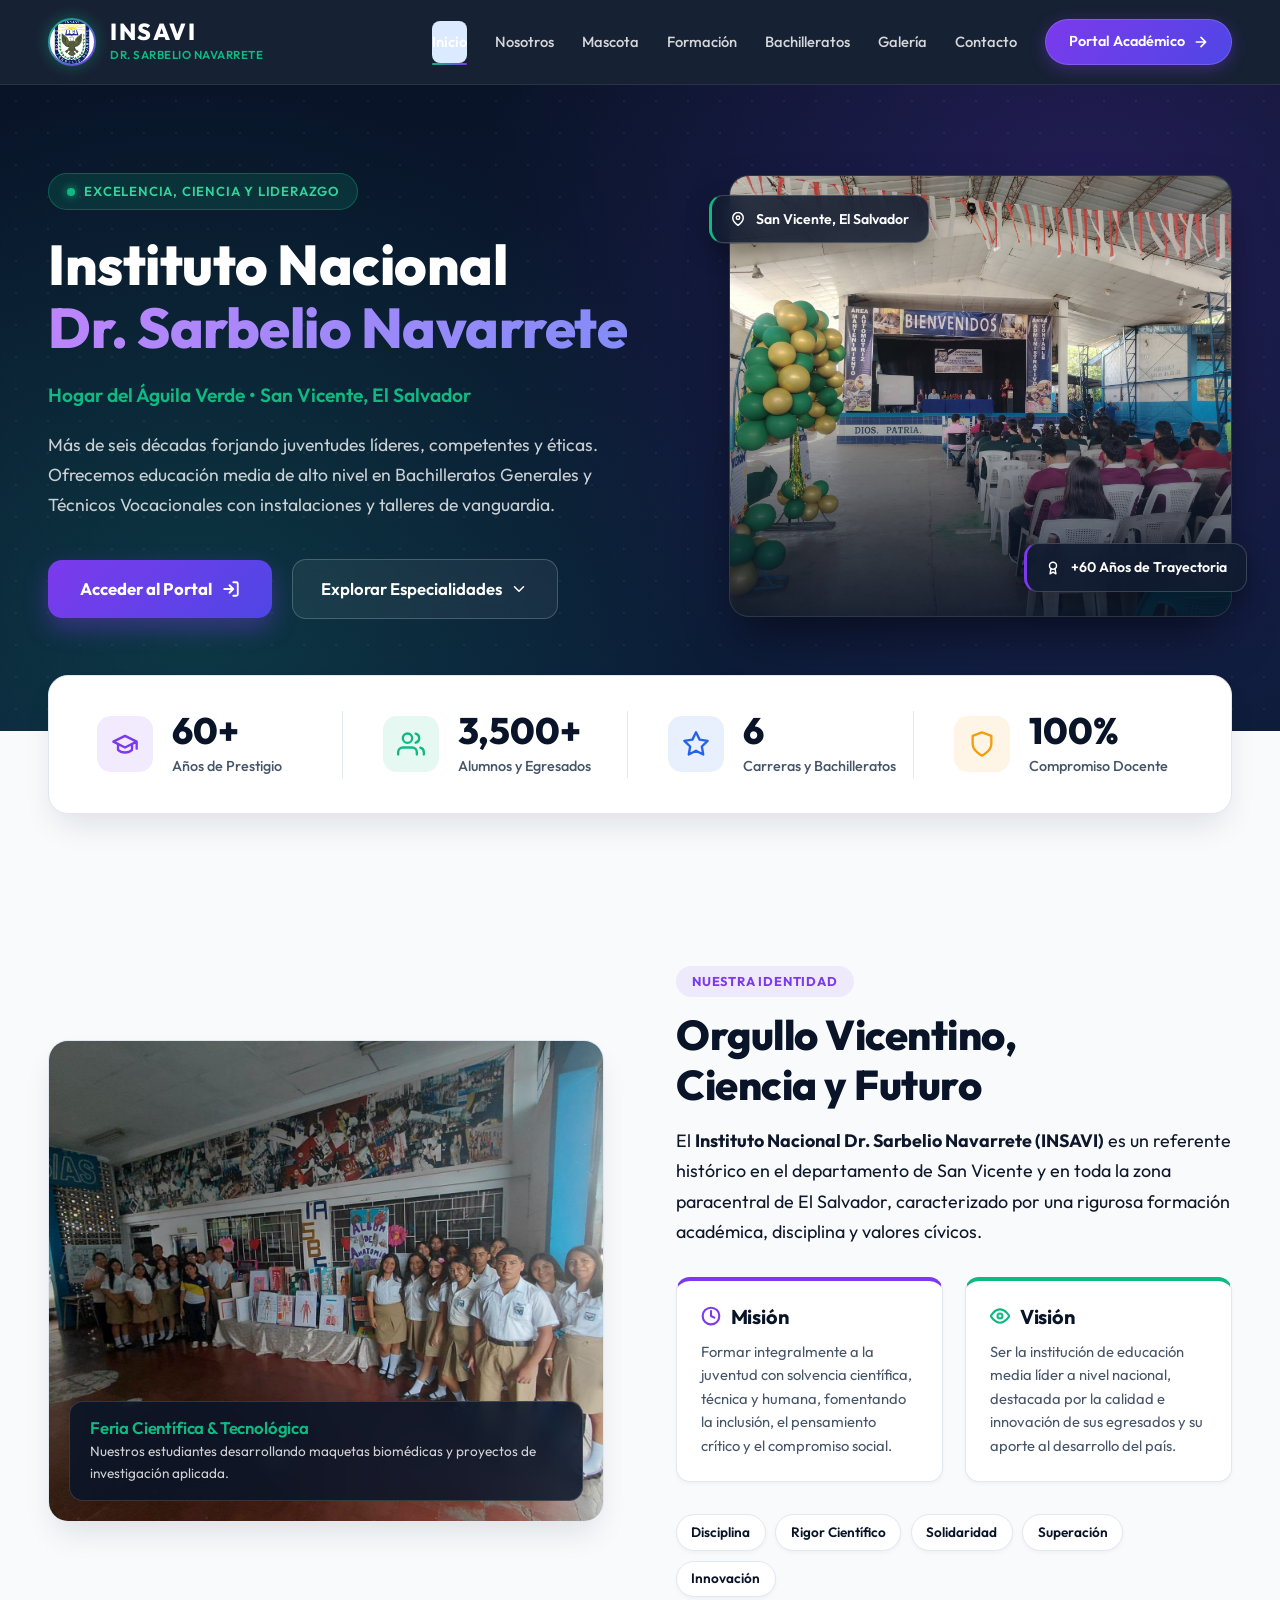
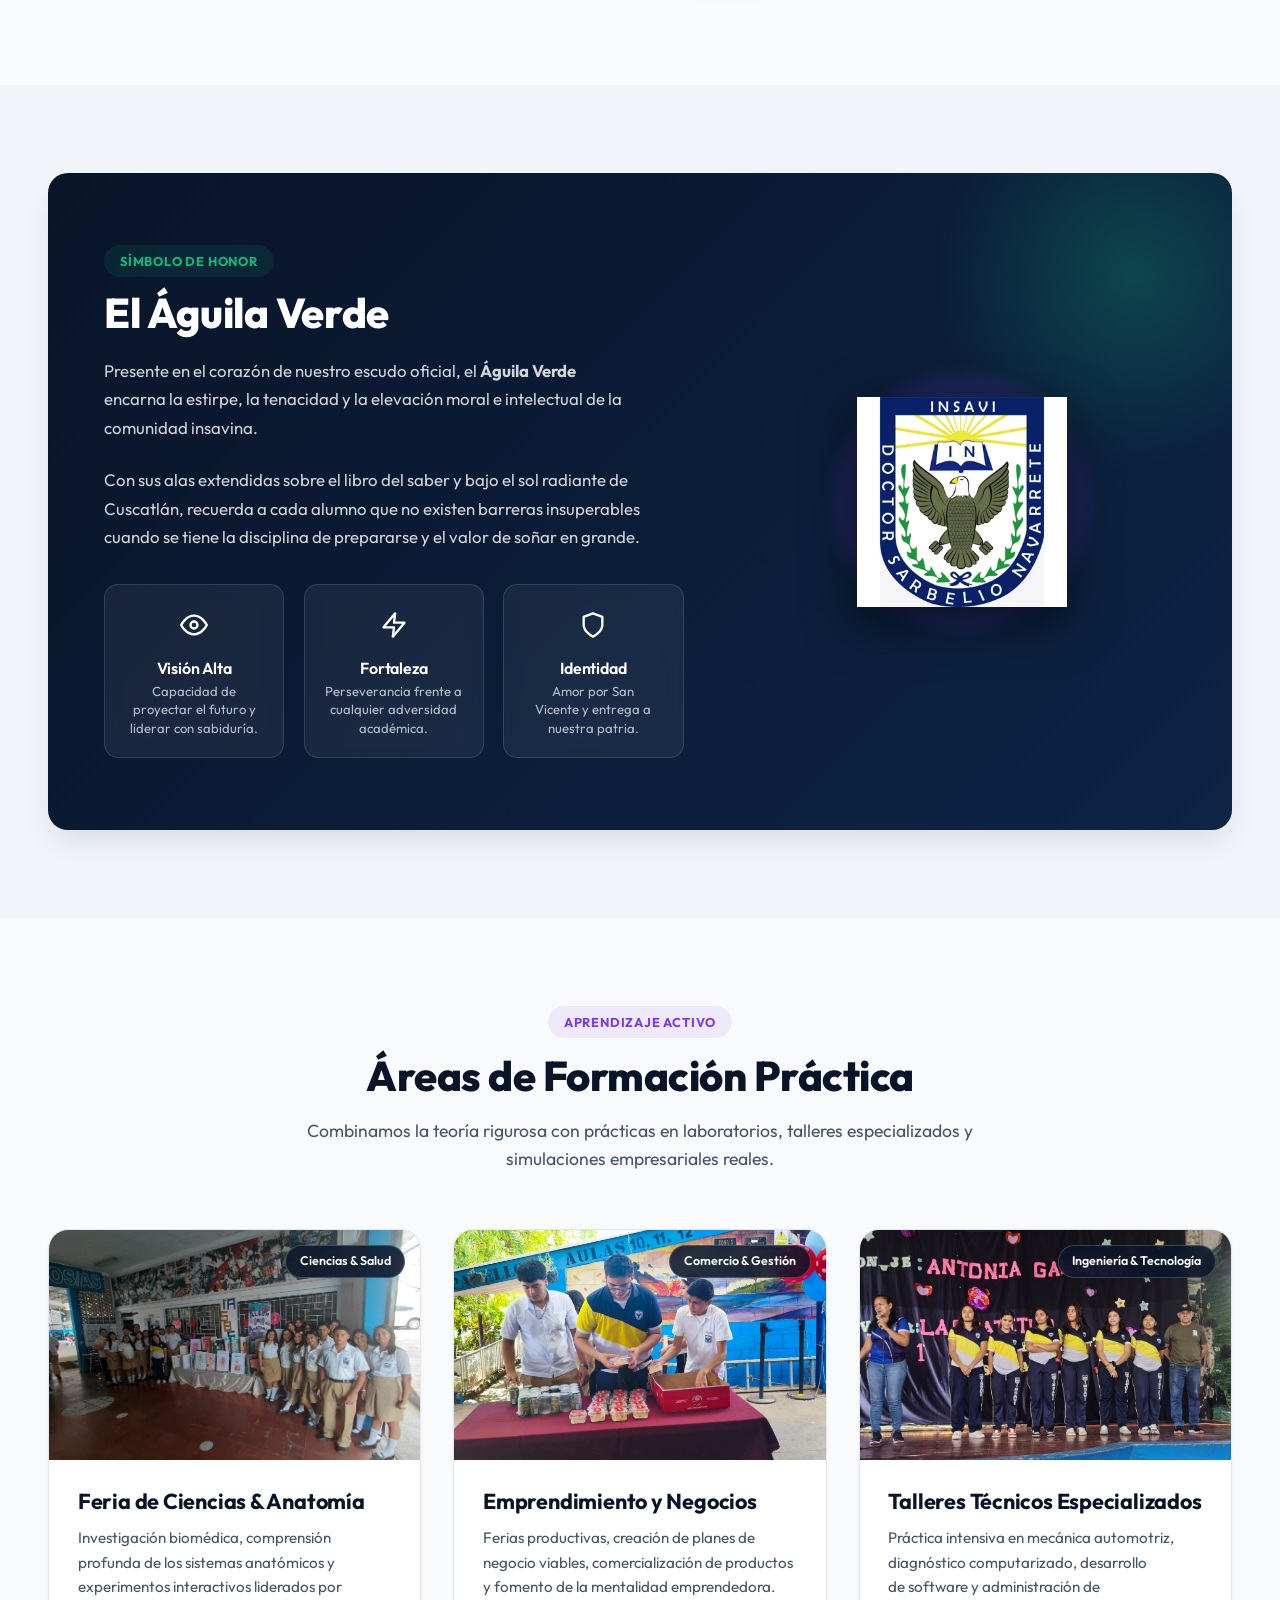
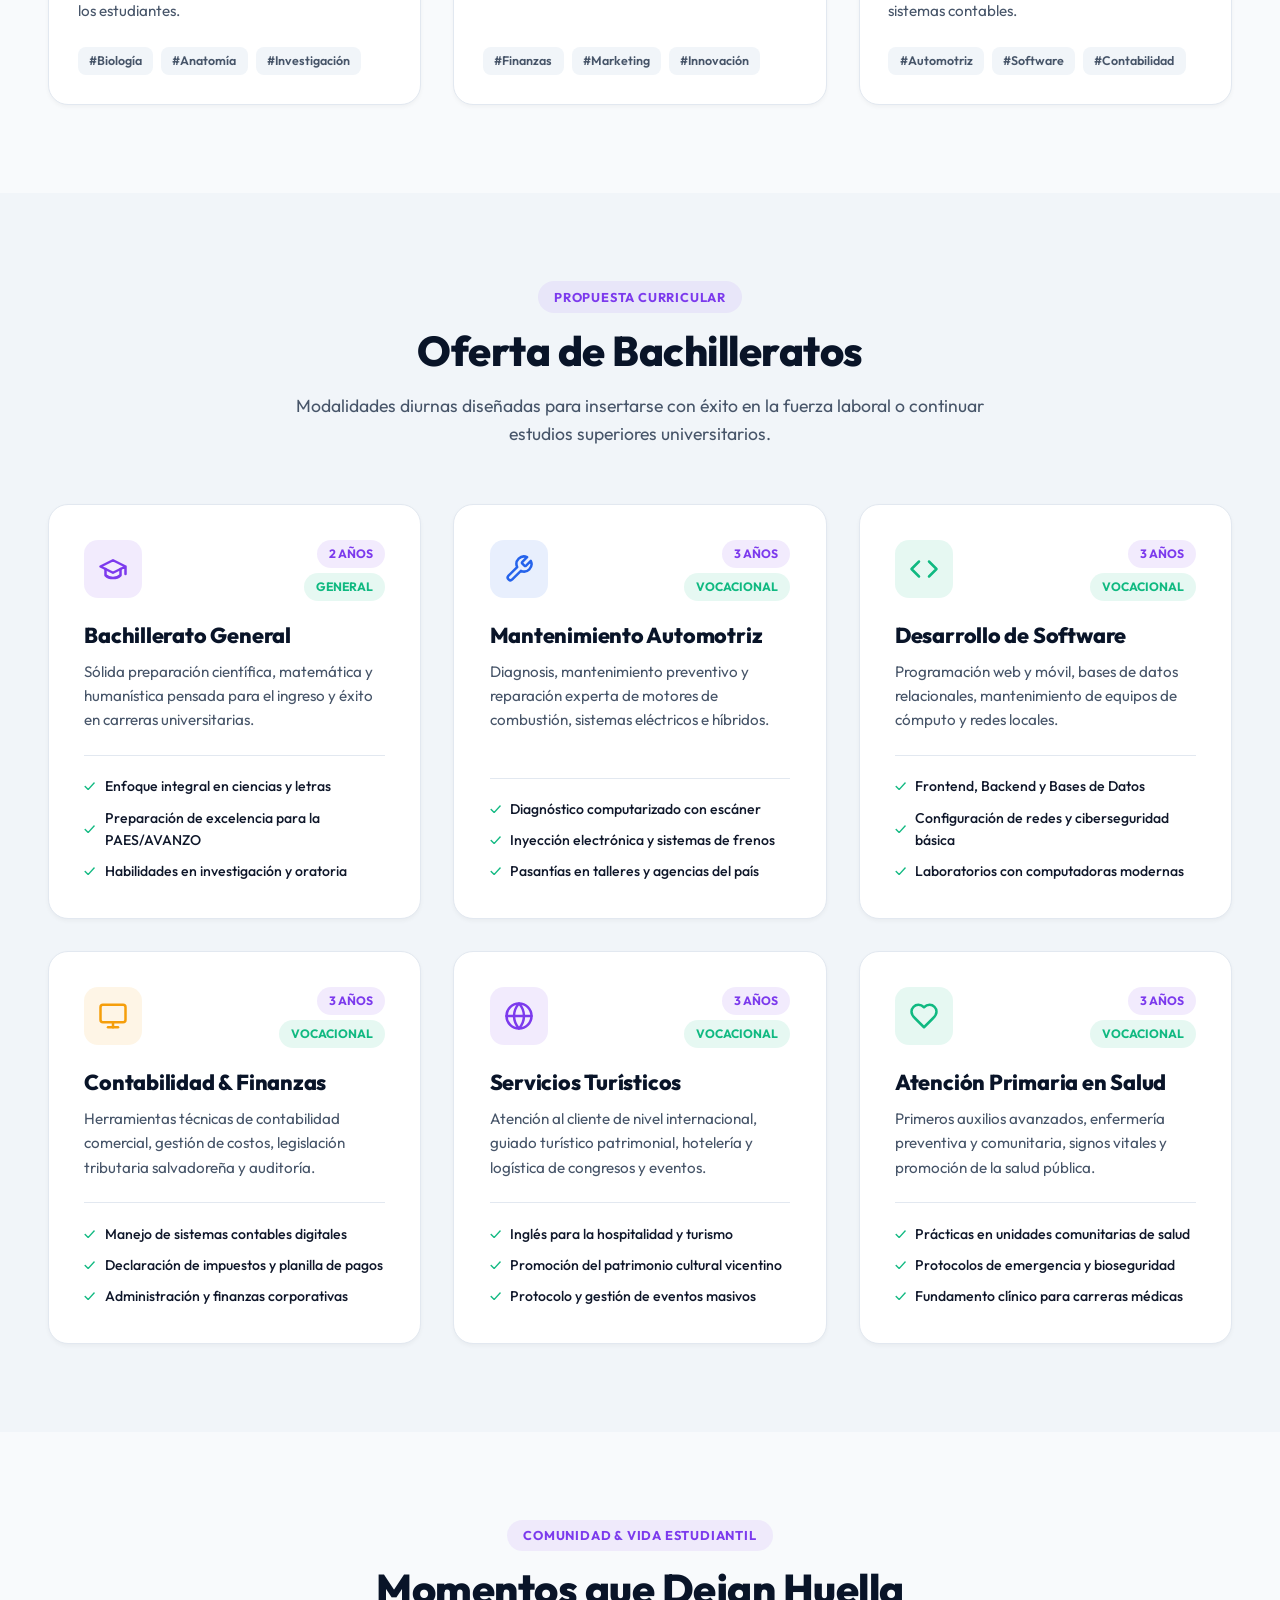
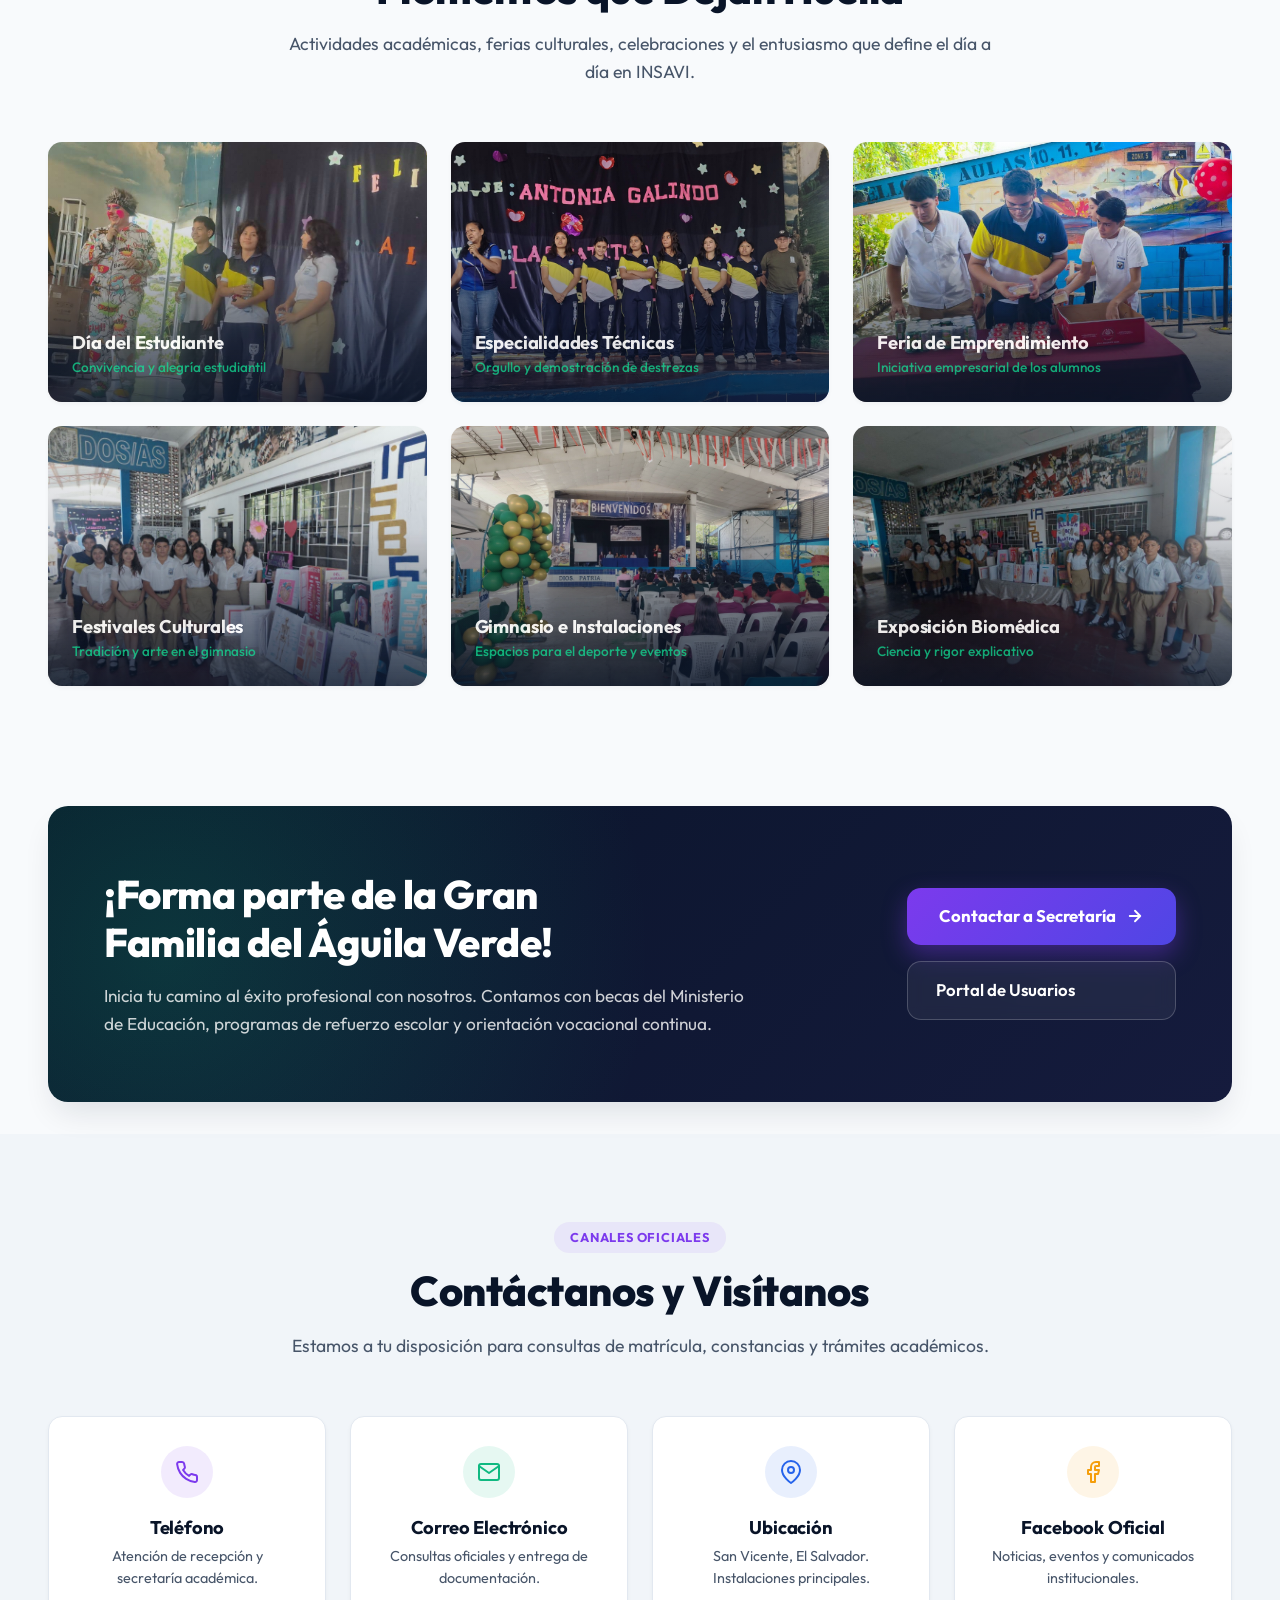
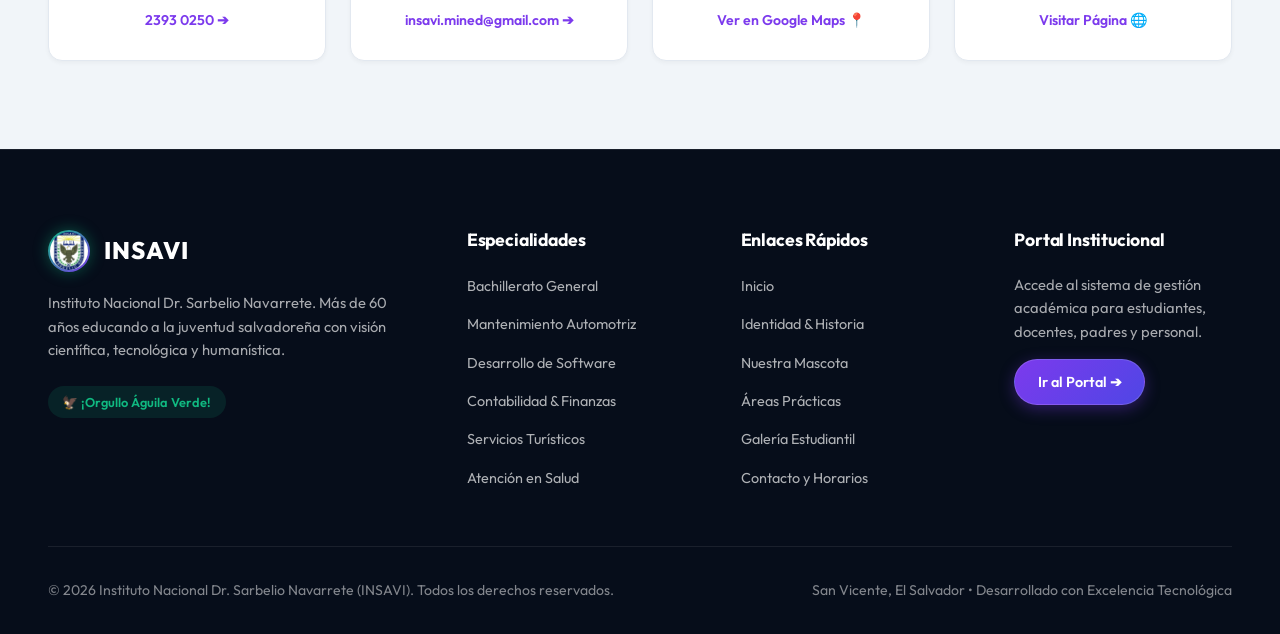
<file: insavi.html>
<!DOCTYPE html>
<html lang="es">
<head>
  <meta charset="UTF-8">
  <meta name="viewport" content="width=device-width, initial-scale=1.0">
  <title>INSAVI - Instituto Nacional Dr. Sarbelio Navarrete | Hogar del Águila Verde</title>
  
  <!-- Tipografía Google Fonts Outfit -->
  <link rel="preconnect" href="https://fonts.googleapis.com">
  <link rel="preconnect" href="https://fonts.gstatic.com" crossorigin>
  <link href="https://fonts.googleapis.com/css2?family=Outfit:wght@300;400;500;600;700;800&display=swap" rel="stylesheet">

  <!-- Estilos -->
  <link rel="stylesheet" href="css/insavi.css">
  <link rel="stylesheet" href="css/landing.css">
</head>
<body>

  <!-- ==========================================
       1. NAVBAR PRINCIPAL
       ========================================== -->
  <header class="topbar-insavi">
    <div class="container topbar-container">
      <a href="#inicio" class="logo-insavi">
        <div class="logo-shield-wrapper">
          <img src="imgInsavi/img9.jpg" alt="Escudo Oficial INSAVI" class="logo-img">
        </div>
        <div class="logo-texts">
          <span class="logo-title">INSAVI</span>
          <span class="logo-subtitle">Dr. Sarbelio Navarrete</span>
        </div>
      </a>
      
      <nav class="nav-main" aria-label="Menú principal">
        <ul class="nav-list" id="mainNavList">
          <li><a href="#inicio" class="nav-link active">Inicio</a></li>
          <li><a href="#nosotros" class="nav-link">Nosotros</a></li>
          <li><a href="#mascota" class="nav-link">Mascota</a></li>
          <li><a href="#formacion" class="nav-link">Formación</a></li>
          <li><a href="#oferta" class="nav-link">Bachilleratos</a></li>
          <li><a href="#galeria" class="nav-link">Galería</a></li>
          <li><a href="#contacto" class="nav-link">Contacto</a></li>
          <li>
            <a href="index.html" class="nav-portal-btn">
              <span>Portal Académico</span>
              <svg width="16" height="16" viewBox="0 0 24 24" fill="none" stroke="currentColor" stroke-width="2.5" stroke-linecap="round" stroke-linejoin="round">
                <path d="M5 12h14M12 5l7 7-7 7"/>
              </svg>
            </a>
          </li>
        </ul>

        <button class="mobile-menu-toggle" id="mobileMenuBtn" aria-label="Abrir menú">
          <svg width="26" height="26" viewBox="0 0 24 24" fill="none" stroke="currentColor" stroke-width="2.5" stroke-linecap="round" stroke-linejoin="round">
            <line x1="3" y1="12" x2="21" y2="12"></line>
            <line x1="3" y1="6" x2="21" y2="6"></line>
            <line x1="3" y1="18" x2="21" y2="18"></line>
          </svg>
        </button>
      </nav>
    </div>
  </header>

  <!-- ==========================================
       2. HERO SECTION
       ========================================== -->
  <section id="inicio" class="hero-insavi">
    <div class="container hero-container">
      <div class="hero-content">
        <div class="badge-green-pill">
          <span class="pulse-dot"></span>
          <span>Excelencia, Ciencia y Liderazgo</span>
        </div>
        <h1>Instituto Nacional<br><span class="gradient-text-purple">Dr. Sarbelio Navarrete</span></h1>
        <div class="hero-motto">
          <span>Hogar del Águila Verde &bull; San Vicente, El Salvador</span>
        </div>
        <p class="hero-desc">
          Más de seis décadas forjando juventudes líderes, competentes y éticas. Ofrecemos educación media de alto nivel en Bachilleratos Generales y Técnicos Vocacionales con instalaciones y talleres de vanguardia.
        </p>
        <div class="hero-actions">
          <a href="index.html" class="btn-primary-large">
            <span>Acceder al Portal</span>
            <svg width="18" height="18" viewBox="0 0 24 24" fill="none" stroke="currentColor" stroke-width="2.5" stroke-linecap="round" stroke-linejoin="round">
              <path d="M15 3h4a2 2 0 0 1 2 2v14a2 2 0 0 1-2 2h-4M10 17l5-5-5-5M15 12H3"/>
            </svg>
          </a>
          <a href="#oferta" class="btn-secondary-outline">
            <span>Explorar Especialidades</span>
            <svg width="18" height="18" viewBox="0 0 24 24" fill="none" stroke="currentColor" stroke-width="2" stroke-linecap="round" stroke-linejoin="round">
              <path d="M6 9l6 6 6-6"/>
            </svg>
          </a>
        </div>
      </div>

      <div class="hero-image-wrapper">
        <div class="hero-card-frame">
          <img src="imgInsavi/img8.jpg" alt="Instalaciones del Instituto Nacional Dr. Sarbelio Navarrete">
          <div class="hero-image-overlay"></div>
        </div>
        
        <div class="floating-hero-badge badge-top-left">
          <svg width="14" height="14" viewBox="0 0 24 24" fill="none" stroke="currentColor" stroke-width="2.5" stroke-linecap="round" stroke-linejoin="round"><path d="M21 10c0 7-9 13-9 13s-9-6-9-13a9 9 0 0 1 18 0z"></path><circle cx="12" cy="10" r="3"></circle></svg>
          <span>San Vicente, El Salvador</span>
        </div>
        <div class="floating-hero-badge badge-bottom-right">
          <svg width="14" height="14" viewBox="0 0 24 24" fill="none" stroke="currentColor" stroke-width="2.5" stroke-linecap="round" stroke-linejoin="round"><circle cx="12" cy="8" r="6"></circle><path d="M15.477 12.89L17 22l-5-3-5 3 1.523-9.11"></path></svg>
          <span>+60 Años de Trayectoria</span>
        </div>
      </div>
    </div>
  </section>

  <!-- ==========================================
       3. STATS BAND (BARRA FLOTANTE ELEVADA)
       ========================================== -->
  <div class="stats-floating-band">
    <div class="container">
      <div class="stats-grid-card">
        <div class="stat-item">
          <div class="stat-icon-wrapper icon-purple">
            <svg width="28" height="28" viewBox="0 0 24 24" fill="none" stroke="currentColor" stroke-width="2" stroke-linecap="round" stroke-linejoin="round">
              <path d="M22 10v6M2 10l10-5 10 5-10 5z"></path>
              <path d="M6 12v5c3 3 9 3 12 0v-5"></path>
            </svg>
          </div>
          <div class="stat-data">
            <span class="stat-number">60+</span>
            <span class="stat-label">Años de Prestigio</span>
          </div>
        </div>

        <div class="stat-item">
          <div class="stat-icon-wrapper icon-green">
            <svg width="28" height="28" viewBox="0 0 24 24" fill="none" stroke="currentColor" stroke-width="2" stroke-linecap="round" stroke-linejoin="round">
              <path d="M17 21v-2a4 4 0 0 0-4-4H5a4 4 0 0 0-4 4v2"></path>
              <circle cx="9" cy="7" r="4"></circle>
              <path d="M23 21v-2a4 4 0 0 0-3-3.87"></path>
              <path d="M16 3.13a4 4 0 0 1 0 7.75"></path>
            </svg>
          </div>
          <div class="stat-data">
            <span class="stat-number">3,500+</span>
            <span class="stat-label">Alumnos y Egresados</span>
          </div>
        </div>

        <div class="stat-item">
          <div class="stat-icon-wrapper icon-blue">
            <svg width="28" height="28" viewBox="0 0 24 24" fill="none" stroke="currentColor" stroke-width="2" stroke-linecap="round" stroke-linejoin="round">
              <polygon points="12 2 15.09 8.26 22 9.27 17 14.14 18.18 21.02 12 17.77 5.82 21.02 7 14.14 2 9.27 8.91 8.26 12 2"></polygon>
            </svg>
          </div>
          <div class="stat-data">
            <span class="stat-number">6</span>
            <span class="stat-label">Carreras y Bachilleratos</span>
          </div>
        </div>

        <div class="stat-item">
          <div class="stat-icon-wrapper icon-gold">
            <svg width="28" height="28" viewBox="0 0 24 24" fill="none" stroke="currentColor" stroke-width="2" stroke-linecap="round" stroke-linejoin="round">
              <path d="M12 22s8-4 8-10V5l-8-3-8 3v7c0 6 8 10 8 10z"></path>
            </svg>
          </div>
          <div class="stat-data">
            <span class="stat-number">100%</span>
            <span class="stat-label">Compromiso Docente</span>
          </div>
        </div>
      </div>
    </div>
  </div>

  <!-- ==========================================
       4. NOSOTROS (IDENTIDAD & ORGULLO)
       ========================================== -->
  <section id="nosotros" class="section-padding">
    <div class="container">
      <div class="split-content-grid">
        <div class="about-image-card">
          <img src="imgInsavi/img6.jpg" alt="Feria de Ciencias INSAVI">
          <div class="about-img-tag">
            <h4>Feria Científica & Tecnológica</h4>
            <p>Nuestros estudiantes desarrollando maquetas biomédicas y proyectos de investigación aplicada.</p>
          </div>
        </div>

        <div class="about-text-col">
          <span class="section-pill-tag">Nuestra Identidad</span>
          <h2 class="section-title">Orgullo Vicentino, Ciencia y Futuro</h2>
          <p class="lead-text">
            El <strong>Instituto Nacional Dr. Sarbelio Navarrete (INSAVI)</strong> es un referente histórico en el departamento de San Vicente y en toda la zona paracentral de El Salvador, caracterizado por una rigurosa formación académica, disciplina y valores cívicos.
          </p>

          <div class="mv-grid">
            <div class="mv-card mision">
              <div class="mv-card-header">
                <svg width="20" height="20" viewBox="0 0 24 24" fill="none" stroke="var(--insavi-purple)" stroke-width="2.5" stroke-linecap="round" stroke-linejoin="round">
                  <circle cx="12" cy="12" r="10"></circle>
                  <polyline points="12 6 12 12 16 14"></polyline>
                </svg>
                <h3>Misión</h3>
              </div>
              <p>Formar integralmente a la juventud con solvencia científica, técnica y humana, fomentando la inclusión, el pensamiento crítico y el compromiso social.</p>
            </div>

            <div class="mv-card vision">
              <div class="mv-card-header">
                <svg width="20" height="20" viewBox="0 0 24 24" fill="none" stroke="var(--insavi-green)" stroke-width="2.5" stroke-linecap="round" stroke-linejoin="round">
                  <path d="M1 12s4-8 11-8 11 8 11 8-4 8-11 8-11-8-11-8z"></path>
                  <circle cx="12" cy="12" r="3"></circle>
                </svg>
                <h3>Visión</h3>
              </div>
              <p>Ser la institución de educación media líder a nivel nacional, destacada por la calidad e innovación de sus egresados y su aporte al desarrollo del país.</p>
            </div>
          </div>

          <div class="values-tags">
            <span class="val-pill">Disciplina</span>
            <span class="val-pill">Rigor Científico</span>
            <span class="val-pill">Solidaridad</span>
            <span class="val-pill">Superación</span>
            <span class="val-pill">Innovación</span>
          </div>
        </div>
      </div>
    </div>
  </section>

  <!-- ==========================================
       5. MASCOTA OFICIAL (EL ÁGUILA VERDE)
       ========================================== -->
  <section id="mascota" class="section-padding section-bg-alt">
    <div class="container">
      <div class="mascot-section-wrap">
        <div class="mascot-grid">
          <div class="mascot-info-col">
            <span class="section-pill-tag green">Símbolo de Honor</span>
            <h2>El Águila Verde</h2>
            <p>
              Presente en el corazón de nuestro escudo oficial, el <strong>Águila Verde</strong> encarna la estirpe, la tenacidad y la elevación moral e intelectual de la comunidad insavina. 
            </p>
            <p>
              Con sus alas extendidas sobre el libro del saber y bajo el sol radiante de Cuscatlán, recuerda a cada alumno que no existen barreras insuperables cuando se tiene la disciplina de prepararse y el valor de soñar en grande.
            </p>

            <div class="mascot-pillars">
              <div class="pillar-box">
                <div class="pillar-icon">
                  <svg width="28" height="28" viewBox="0 0 24 24" fill="none" stroke="currentColor" stroke-width="2" stroke-linecap="round" stroke-linejoin="round"><path d="M1 12s4-8 11-8 11 8 11 8-4 8-11 8-11-8-11-8z"></path><circle cx="12" cy="12" r="3"></circle></svg>
                </div>
                <h4>Visión Alta</h4>
                <p>Capacidad de proyectar el futuro y liderar con sabiduría.</p>
              </div>
              <div class="pillar-box">
                <div class="pillar-icon">
                  <svg width="28" height="28" viewBox="0 0 24 24" fill="none" stroke="currentColor" stroke-width="2" stroke-linecap="round" stroke-linejoin="round"><path d="M13 2L3 14h9l-1 8 10-12h-9l1-8z"></path></svg>
                </div>
                <h4>Fortaleza</h4>
                <p>Perseverancia frente a cualquier adversidad académica.</p>
              </div>
              <div class="pillar-box">
                <div class="pillar-icon">
                  <svg width="28" height="28" viewBox="0 0 24 24" fill="none" stroke="currentColor" stroke-width="2" stroke-linecap="round" stroke-linejoin="round"><path d="M12 22s8-4 8-10V5l-8-3-8 3v7c0 6 8 10 8 10z"></path></svg>
                </div>
                <h4>Identidad</h4>
                <p>Amor por San Vicente y entrega a nuestra patria.</p>
              </div>
            </div>
          </div>

          <div class="mascot-visual-col">
            <div class="shield-pedestal">
              <div class="shield-halo"></div>
              <img src="imgInsavi/img9.jpg" alt="Escudo Oficial INSAVI - Águila Verde" class="shield-img">
            </div>
          </div>
        </div>
      </div>
    </div>
  </section>

  <!-- ==========================================
       6. ÁREAS DE FORMACIÓN
       ========================================== -->
  <section id="formacion" class="section-padding">
    <div class="container">
      <div class="section-header">
        <span class="section-pill-tag">Aprendizaje Activo</span>
        <h2 class="section-title">Áreas de Formación Práctica</h2>
        <p class="section-subtitle">
          Combinamos la teoría rigurosa con prácticas en laboratorios, talleres especializados y simulaciones empresariales reales.
        </p>
      </div>

      <div class="cards-grid-3">
        <!-- Card 1: Ciencias y Anatomía -->
        <div class="feature-card">
          <div class="card-img-wrapper">
            <img src="imgInsavi/img6.jpg" alt="Feria de Ciencias y Anatomía">
            <span class="card-badge-floating">Ciencias & Salud</span>
          </div>
          <div class="feature-card-body">
            <h3>Feria de Ciencias & Anatomía</h3>
            <p>
              Investigación biomédica, comprensión profunda de los sistemas anatómicos y experimentos interactivos liderados por los estudiantes.
            </p>
            <div class="card-tags">
              <span class="tag-mini">#Biología</span>
              <span class="tag-mini">#Anatomía</span>
              <span class="tag-mini">#Investigación</span>
            </div>
          </div>
        </div>

        <!-- Card 2: Emprendimiento -->
        <div class="feature-card">
          <div class="card-img-wrapper">
            <img src="imgInsavi/img7.jpg" alt="Proyectos y Emprendimiento">
            <span class="card-badge-floating">Comercio & Gestión</span>
          </div>
          <div class="feature-card-body">
            <h3>Emprendimiento y Negocios</h3>
            <p>
              Ferias productivas, creación de planes de negocio viables, comercialización de productos y fomento de la mentalidad emprendedora.
            </p>
            <div class="card-tags">
              <span class="tag-mini">#Finanzas</span>
              <span class="tag-mini">#Marketing</span>
              <span class="tag-mini">#Innovación</span>
            </div>
          </div>
        </div>

        <!-- Card 3: Especialidades Técnicas -->
        <div class="feature-card">
          <div class="card-img-wrapper">
            <img src="imgInsavi/img4.jpg" alt="Especialidades Técnicas">
            <span class="card-badge-floating">Ingeniería & Tecnología</span>
          </div>
          <div class="feature-card-body">
            <h3>Talleres Técnicos Especializados</h3>
            <p>
              Práctica intensiva en mecánica automotriz, diagnóstico computarizado, desarrollo de software y administración de sistemas contables.
            </p>
            <div class="card-tags">
              <span class="tag-mini">#Automotriz</span>
              <span class="tag-mini">#Software</span>
              <span class="tag-mini">#Contabilidad</span>
            </div>
          </div>
        </div>
      </div>
    </div>
  </section>

  <!-- ==========================================
       7. OFERTA ACADÉMICA / BACHILLERATOS
       ========================================== -->
  <section id="oferta" class="section-padding section-bg-alt">
    <div class="container">
      <div class="section-header">
        <span class="section-pill-tag">Propuesta Curricular</span>
        <h2 class="section-title">Oferta de Bachilleratos</h2>
        <p class="section-subtitle">
          Modalidades diurnas diseñadas para insertarse con éxito en la fuerza laboral o continuar estudios superiores universitarios.
        </p>
      </div>

      <div class="academic-grid-6">
        <!-- 1. Bachillerato General -->
        <div class="academic-card">
          <div class="academic-card-top">
            <div class="icon-wrapper-large icon-purple">
              <svg width="30" height="30" viewBox="0 0 24 24" fill="none" stroke="currentColor" stroke-width="2" stroke-linecap="round" stroke-linejoin="round">
                <path d="M22 10v6M2 10l10-5 10 5-10 5z"></path>
                <path d="M6 12v5c3 3 9 3 12 0v-5"></path>
              </svg>
            </div>
            <div class="academic-pills">
              <span class="pill-duracion">2 Años</span>
              <span class="pill-tipo">General</span>
            </div>
          </div>
          <h3>Bachillerato General</h3>
          <p class="card-desc">Sólida preparación científica, matemática y humanística pensada para el ingreso y éxito en carreras universitarias.</p>
          <ul class="academic-features-list">
            <li><span class="check-icon">✓</span> Enfoque integral en ciencias y letras</li>
            <li><span class="check-icon">✓</span> Preparación de excelencia para la PAES/AVANZO</li>
            <li><span class="check-icon">✓</span> Habilidades en investigación y oratoria</li>
          </ul>
        </div>

        <!-- 2. Mantenimiento Automotriz -->
        <div class="academic-card">
          <div class="academic-card-top">
            <div class="icon-wrapper-large icon-blue">
              <svg width="30" height="30" viewBox="0 0 24 24" fill="none" stroke="currentColor" stroke-width="2" stroke-linecap="round" stroke-linejoin="round">
                <path d="M14.7 6.3a1 1 0 0 0 0 1.4l1.6 1.6a1 1 0 0 0 1.4 0l3.77-3.77a6 6 0 0 1-7.94 7.94l-6.91 6.91a2.12 2.12 0 0 1-3-3l6.91-6.91a6 6 0 0 1 7.94-7.94l-3.76 3.76z"></path>
              </svg>
            </div>
            <div class="academic-pills">
              <span class="pill-duracion">3 Años</span>
              <span class="pill-tipo">Vocacional</span>
            </div>
          </div>
          <h3>Mantenimiento Automotriz</h3>
          <p class="card-desc">Diagnosis, mantenimiento preventivo y reparación experta de motores de combustión, sistemas eléctricos e híbridos.</p>
          <ul class="academic-features-list">
            <li><span class="check-icon">✓</span> Diagnóstico computarizado con escáner</li>
            <li><span class="check-icon">✓</span> Inyección electrónica y sistemas de frenos</li>
            <li><span class="check-icon">✓</span> Pasantías en talleres y agencias del país</li>
          </ul>
        </div>

        <!-- 3. Sistemas Informáticos / Software -->
        <div class="academic-card">
          <div class="academic-card-top">
            <div class="icon-wrapper-large icon-green">
              <svg width="30" height="30" viewBox="0 0 24 24" fill="none" stroke="currentColor" stroke-width="2" stroke-linecap="round" stroke-linejoin="round">
                <polyline points="16 18 22 12 16 6"></polyline>
                <polyline points="8 6 2 12 8 18"></polyline>
              </svg>
            </div>
            <div class="academic-pills">
              <span class="pill-duracion">3 Años</span>
              <span class="pill-tipo">Vocacional</span>
            </div>
          </div>
          <h3>Desarrollo de Software</h3>
          <p class="card-desc">Programación web y móvil, bases de datos relacionales, mantenimiento de equipos de cómputo y redes locales.</p>
          <ul class="academic-features-list">
            <li><span class="check-icon">✓</span> Frontend, Backend y Bases de Datos</li>
            <li><span class="check-icon">✓</span> Configuración de redes y ciberseguridad básica</li>
            <li><span class="check-icon">✓</span> Laboratorios con computadoras modernas</li>
          </ul>
        </div>

        <!-- 4. Contabilidad -->
        <div class="academic-card">
          <div class="academic-card-top">
            <div class="icon-wrapper-large icon-gold">
              <svg width="30" height="30" viewBox="0 0 24 24" fill="none" stroke="currentColor" stroke-width="2" stroke-linecap="round" stroke-linejoin="round">
                <rect x="2" y="3" width="20" height="14" rx="2" ry="2"></rect>
                <line x1="8" y1="21" x2="16" y2="21"></line>
                <line x1="12" y1="17" x2="12" y2="21"></line>
              </svg>
            </div>
            <div class="academic-pills">
              <span class="pill-duracion">3 Años</span>
              <span class="pill-tipo">Vocacional</span>
            </div>
          </div>
          <h3>Contabilidad & Finanzas</h3>
          <p class="card-desc">Herramientas técnicas de contabilidad comercial, gestión de costos, legislación tributaria salvadoreña y auditoría.</p>
          <ul class="academic-features-list">
            <li><span class="check-icon">✓</span> Manejo de sistemas contables digitales</li>
            <li><span class="check-icon">✓</span> Declaración de impuestos y planilla de pagos</li>
            <li><span class="check-icon">✓</span> Administración y finanzas corporativas</li>
          </ul>
        </div>

        <!-- 5. Servicios Turísticos -->
        <div class="academic-card">
          <div class="academic-card-top">
            <div class="icon-wrapper-large icon-purple">
              <svg width="30" height="30" viewBox="0 0 24 24" fill="none" stroke="currentColor" stroke-width="2" stroke-linecap="round" stroke-linejoin="round">
                <circle cx="12" cy="12" r="10"></circle>
                <line x1="2" y1="12" x2="22" y2="12"></line>
                <path d="M12 2a15.3 15.3 0 0 1 4 10 15.3 15.3 0 0 1-4 10 15.3 15.3 0 0 1-4-10 15.3 15.3 0 0 1 4-10z"></path>
              </svg>
            </div>
            <div class="academic-pills">
              <span class="pill-duracion">3 Años</span>
              <span class="pill-tipo">Vocacional</span>
            </div>
          </div>
          <h3>Servicios Turísticos</h3>
          <p class="card-desc">Atención al cliente de nivel internacional, guiado turístico patrimonial, hotelería y logística de congresos y eventos.</p>
          <ul class="academic-features-list">
            <li><span class="check-icon">✓</span> Inglés para la hospitalidad y turismo</li>
            <li><span class="check-icon">✓</span> Promoción del patrimonio cultural vicentino</li>
            <li><span class="check-icon">✓</span> Protocolo y gestión de eventos masivos</li>
          </ul>
        </div>

        <!-- 6. Atención Primaria en Salud -->
        <div class="academic-card">
          <div class="academic-card-top">
            <div class="icon-wrapper-large icon-green">
              <svg width="30" height="30" viewBox="0 0 24 24" fill="none" stroke="currentColor" stroke-width="2" stroke-linecap="round" stroke-linejoin="round">
                <path d="M19 14c1.49-1.46 3-3.21 3-5.5A5.5 5.5 0 0 0 16.5 3c-1.76 0-3 .5-4.5 2-1.5-1.5-2.74-2-4.5-2A5.5 5.5 0 0 0 2 8.5c0 2.3 1.5 4.05 3 5.5l7 7Z"></path>
              </svg>
            </div>
            <div class="academic-pills">
              <span class="pill-duracion">3 Años</span>
              <span class="pill-tipo">Vocacional</span>
            </div>
          </div>
          <h3>Atención Primaria en Salud</h3>
          <p class="card-desc">Primeros auxilios avanzados, enfermería preventiva y comunitaria, signos vitales y promoción de la salud pública.</p>
          <ul class="academic-features-list">
            <li><span class="check-icon">✓</span> Prácticas en unidades comunitarias de salud</li>
            <li><span class="check-icon">✓</span> Protocolos de emergencia y bioseguridad</li>
            <li><span class="check-icon">✓</span> Fundamento clínico para carreras médicas</li>
          </ul>
        </div>
      </div>
    </div>
  </section>

  <!-- ==========================================
       8. GALERÍA INSTITUCIONAL
       ========================================== -->
  <section id="galeria" class="section-padding">
    <div class="container">
      <div class="section-header">
        <span class="section-pill-tag">Comunidad & Vida Estudiantil</span>
        <h2 class="section-title">Momentos que Dejan Huella</h2>
        <p class="section-subtitle">
          Actividades académicas, ferias culturales, celebraciones y el entusiasmo que define el día a día en INSAVI.
        </p>
      </div>

      <div class="gallery-grid-modern">
        <div class="gallery-card">
          <img src="imgInsavi/img3.jpg" alt="Día del alumno INSAVI">
          <div class="gallery-overlay">
            <h4>Día del Estudiante</h4>
            <p>Convivencia y alegría estudiantil</p>
          </div>
        </div>

        <div class="gallery-card">
          <img src="imgInsavi/img4.jpg" alt="Presentación de Especialidades Técnicas">
          <div class="gallery-overlay">
            <h4>Especialidades Técnicas</h4>
            <p>Orgullo y demostración de destrezas</p>
          </div>
        </div>

        <div class="gallery-card">
          <img src="imgInsavi/img7.jpg" alt="Feria de Emprendimiento INSAVI">
          <div class="gallery-overlay">
            <h4>Feria de Emprendimiento</h4>
            <p>Iniciativa empresarial de los alumnos</p>
          </div>
        </div>

        <div class="gallery-card">
          <img src="imgInsavi/img5.jpg" alt="Actividades de Clausura y Feria">
          <div class="gallery-overlay">
            <h4>Festivales Culturales</h4>
            <p>Tradición y arte en el gimnasio</p>
          </div>
        </div>

        <div class="gallery-card">
          <img src="imgInsavi/img8.jpg" alt="Bienvenidos a INSAVI">
          <div class="gallery-overlay">
            <h4>Gimnasio e Instalaciones</h4>
            <p>Espacios para el deporte y eventos</p>
          </div>
        </div>

        <div class="gallery-card">
          <img src="imgInsavi/img6.jpg" alt="Exposiciones Científicas">
          <div class="gallery-overlay">
            <h4>Exposición Biomédica</h4>
            <p>Ciencia y rigor explicativo</p>
          </div>
        </div>
      </div>
    </div>
  </section>

  <!-- ==========================================
       9. BANNER ADMISIÓN Y MATRÍCULA
       ========================================== -->
  <div class="container">
    <div class="cta-admission-banner">
      <div class="cta-text-side">
        <h2>¡Forma parte de la Gran Familia del Águila Verde!</h2>
        <p>
          Inicia tu camino al éxito profesional con nosotros. Contamos con becas del Ministerio de Educación, programas de refuerzo escolar y orientación vocacional continua.
        </p>
      </div>
      <div class="cta-actions-side">
        <a href="#contacto" class="btn-primary-large">
          <span>Contactar a Secretaría</span>
          <svg width="18" height="18" viewBox="0 0 24 24" fill="none" stroke="currentColor" stroke-width="2.5" stroke-linecap="round" stroke-linejoin="round">
            <path d="M5 12h14M12 5l7 7-7 7"/>
          </svg>
        </a>
        <a href="index.html" class="btn-secondary-outline">
          <span>Portal de Usuarios</span>
        </a>
      </div>
    </div>
  </div>

  <!-- ==========================================
       10. CONTACTO Y UBICACIÓN
       ========================================== -->
  <section id="contacto" class="section-padding section-bg-alt">
    <div class="container">
      <div class="section-header">
        <span class="section-pill-tag">Canales Oficiales</span>
        <h2 class="section-title">Contáctanos y Visítanos</h2>
        <p class="section-subtitle">
          Estamos a tu disposición para consultas de matrícula, constancias y trámites académicos.
        </p>
      </div>

      <div class="contact-cards-grid">
        <!-- Teléfono -->
        <div class="contact-card-box">
          <div class="contact-card-icon icon-purple">
            <svg width="24" height="24" viewBox="0 0 24 24" fill="none" stroke="currentColor" stroke-width="2" stroke-linecap="round" stroke-linejoin="round">
              <path d="M22 16.92v3a2 2 0 0 1-2.18 2 19.79 19.79 0 0 1-8.63-3.07 19.5 19.5 0 0 1-6-6 19.79 19.79 0 0 1-3.07-8.67A2 2 0 0 1 4.11 2h3a2 2 0 0 1 2 1.72 12.84 12.84 0 0 0 .7 2.81 2 2 0 0 1-.45 2.11L8.09 9.91a16 16 0 0 0 6 6l1.27-1.27a2 2 0 0 1 2.11-.45 12.84 12.84 0 0 0 2.81.7A2 2 0 0 1 22 16.92z"></path>
            </svg>
          </div>
          <h3>Teléfono</h3>
          <p>Atención de recepción y secretaría académica.</p>
          <a href="tel:23930250" class="contact-action-link">2393 0250 ➔</a>
        </div>

        <!-- Correo Electrónico -->
        <div class="contact-card-box">
          <div class="contact-card-icon icon-green">
            <svg width="24" height="24" viewBox="0 0 24 24" fill="none" stroke="currentColor" stroke-width="2" stroke-linecap="round" stroke-linejoin="round">
              <path d="M4 4h16c1.1 0 2 .9 2 2v12c0 1.1-.9 2-2 2H4c-1.1 0-2-.9-2-2V6c0-1.1.9-2 2-2z"></path>
              <polyline points="22,6 12,13 2,6"></polyline>
            </svg>
          </div>
          <h3>Correo Electrónico</h3>
          <p>Consultas oficiales y entrega de documentación.</p>
          <a href="mailto:insavi.mined@gmail.com" class="contact-action-link">insavi.mined@gmail.com ➔</a>
        </div>

        <!-- Ubicación -->
        <div class="contact-card-box">
          <div class="contact-card-icon icon-blue">
            <svg width="24" height="24" viewBox="0 0 24 24" fill="none" stroke="currentColor" stroke-width="2" stroke-linecap="round" stroke-linejoin="round">
              <path d="M21 10c0 7-9 13-9 13s-9-6-9-13a9 9 0 0 1 18 0z"></path>
              <circle cx="12" cy="10" r="3"></circle>
            </svg>
          </div>
          <h3>Ubicación</h3>
          <p>San Vicente, El Salvador. Instalaciones principales.</p>
          <a href="https://maps.app.goo.gl/DSSGwWLe1RzvRG667" target="_blank" rel="noopener noreferrer" class="contact-action-link">Ver en Google Maps 📍</a>
        </div>

        <!-- Redes Sociales -->
        <div class="contact-card-box">
          <div class="contact-card-icon icon-gold">
            <svg width="24" height="24" viewBox="0 0 24 24" fill="none" stroke="currentColor" stroke-width="2" stroke-linecap="round" stroke-linejoin="round">
              <path d="M18 2h-3a5 5 0 0 0-5 5v3H7v4h3v8h4v-8h3l1-4h-4V7a1 1 0 0 1 1-1h3z"></path>
            </svg>
          </div>
          <h3>Facebook Oficial</h3>
          <p>Noticias, eventos y comunicados institucionales.</p>
          <a href="https://www.facebook.com/p/Instituto-Nacional-Dr-Sarbelio-Navarrete-INSAVI-100063737353272/" target="_blank" rel="noopener noreferrer" class="contact-action-link">Visitar Página 🌐</a>
        </div>
      </div>
    </div>
  </section>

  <!-- ==========================================
       11. FOOTER INSTITUCIONAL
       ========================================== -->
  <footer class="footer-insavi">
    <div class="container footer-container">
      <div class="footer-col">
        <div class="footer-brand">
          <div class="logo-shield-wrapper" style="width: 42px; height: 42px;">
            <img src="imgInsavi/img9.jpg" alt="Escudo INSAVI" class="logo-img">
          </div>
          <h3>INSAVI</h3>
        </div>
        <p class="footer-brand-desc">
          Instituto Nacional Dr. Sarbelio Navarrete. Más de 60 años educando a la juventud salvadoreña con visión científica, tecnológica y humanística.
        </p>
        <span class="footer-motto-tag">🦅 ¡Orgullo Águila Verde!</span>
      </div>

      <div class="footer-col">
        <h4>Especialidades</h4>
        <ul class="footer-links-list">
          <li><a href="#oferta">Bachillerato General</a></li>
          <li><a href="#oferta">Mantenimiento Automotriz</a></li>
          <li><a href="#oferta">Desarrollo de Software</a></li>
          <li><a href="#oferta">Contabilidad & Finanzas</a></li>
          <li><a href="#oferta">Servicios Turísticos</a></li>
          <li><a href="#oferta">Atención en Salud</a></li>
        </ul>
      </div>

      <div class="footer-col">
        <h4>Enlaces Rápidos</h4>
        <ul class="footer-links-list">
          <li><a href="#inicio">Inicio</a></li>
          <li><a href="#nosotros">Identidad & Historia</a></li>
          <li><a href="#mascota">Nuestra Mascota</a></li>
          <li><a href="#formacion">Áreas Prácticas</a></li>
          <li><a href="#galeria">Galería Estudiantil</a></li>
          <li><a href="#contacto">Contacto y Horarios</a></li>
        </ul>
      </div>

      <div class="footer-col">
        <h4>Portal Institucional</h4>
        <p class="footer-brand-desc" style="margin-bottom: 1rem;">
          Accede al sistema de gestión académica para estudiantes, docentes, padres y personal.
        </p>
        <a href="index.html" class="nav-portal-btn" style="display: inline-flex;">
          <span>Ir al Portal ➔</span>
        </a>
      </div>
    </div>

    <div class="container">
      <div class="footer-bottom-bar">
        <p>&copy; 2026 Instituto Nacional Dr. Sarbelio Navarrete (INSAVI). Todos los derechos reservados.</p>
        <p>San Vicente, El Salvador &bull; Desarrollado con Excelencia Tecnológica</p>
      </div>
    </div>
  </footer>

  <!-- Scripts -->
  <script src="js/insavi.js"></script>
</body>
</html>
</file>
<file: css/insavi.css>
:root {
  --azul-900: #0f172a;
  --azul-800: #1e293b;
  --azul-700: #334155;
  --azul-600: #2563eb;
  --azul-500: #3b82f6;
  --azul-100: #dbeafe;
  --verde-700: #15803d;
  --verde-600: #16a34a;
  --verde-500: #22c55e;
  --verde-100: #dcfce7;
  --amarillo-500: #eab308;
  --amarillo-400: #facc15;
  --amarillo-100: #fef9c3;
  --tinta-900: #0f172a;
  --tinta-700: #334155;
  --tinta-500: #64748b;
  --tinta-300: #94a3b8;
  --neutro-50: #f8fafc;
  --neutro-100: #f1f5f9;
  --neutro-200: #e2e8f0;
  --neutro-400: #94a3b8;
  --exito-700: #15803d;
  --exito-100: #dcfce7;
  --warning-700: #b45309;
  --warning-100: #fef3c7;
  --error-700: #b91c1c;
  --error-100: #fee2e2;
  --bg-canvas: #f1f5f9;
  --bg-surface: #ffffff;
  --bg-raised: #f8fafc;
  --text-primary: var(--tinta-900);
  --text-secondary: var(--tinta-500);
  --text-muted: var(--tinta-300);
  --border-subtle: var(--neutro-200);
  --border-strong: var(--tinta-300);
  --accent: var(--azul-600);
  --accent-hover: var(--azul-700);
  --accent-press: var(--azul-800);
  --accent-soft: var(--azul-100);
  --shadow-1: 0 1px 3px 0 rgb(0 0 0 / 0.1), 0 1px 2px -1px rgb(0 0 0 / 0.1);
  --shadow-2: 0 4px 6px -1px rgb(0 0 0 / 0.1), 0 2px 4px -2px rgb(0 0 0 / 0.1);
  --shadow-3: 0 10px 15px -3px rgb(0 0 0 / 0.1), 0 4px 6px -4px rgb(0 0 0 / 0.1);
  --shadow-4: 0 20px 25px -5px rgb(0 0 0 / 0.1), 0 8px 10px -6px rgb(0 0 0 / 0.1);
  --radius-xs: 6px;
  --radius-sm: 8px;
  --radius-md: 12px;
  --radius-lg: 16px;
  --radius-xl: 24px;
  --radius-2xl: 32px;
  --font-display: 'Outfit', sans-serif;
  --font-body: 'Outfit', sans-serif;
  --ring: 0 0 0 3px rgba(37, 99, 235, 0.25);
  color-scheme: light;
}

[data-theme="dark"] {
  --bg-canvas: #101018;
  --bg-surface: #181824;
  --bg-raised: #1d1d2b;
  --text-primary: #f8fafc;
  --text-secondary: #94a3b8;
  --text-muted: #64748b;
  --border-subtle: rgba(255, 255, 255, 0.05);
  --border-strong: rgba(255, 255, 255, 0.1);
  --accent: #8b5cf6;
  --accent-hover: #7c3aed;
  --accent-soft: rgba(139, 92, 246, 0.15);
  --azul-900: #1e1b4b;
  --azul-600: #6366f1;
  --azul-100: rgba(99, 102, 241, 0.15);
  --verde-100: rgba(16, 185, 129, 0.15);
  --verde-500: #10b981;
  --verde-600: #059669;
  --amarillo-100: rgba(245, 158, 11, 0.15);
  --amarillo-500: #f59e0b;
  --amarillo-600: #d97706;
  --exito-100: rgba(16, 185, 129, 0.2);
  --exito-700: #10b981;
  --warning-100: rgba(245, 158, 11, 0.2);
  --warning-700: #f59e0b;
  --error-100: rgba(239, 68, 68, 0.2);
  --error-700: #ef4444;
  --shadow-1: 0 4px 6px -1px rgba(0, 0, 0, 0.5);
  --shadow-2: 0 10px 15px -3px rgba(0, 0, 0, 0.6);
  --shadow-3: 0 20px 25px -5px rgba(0, 0, 0, 0.7);
  --shadow-4: 0 25px 50px -12px rgba(0, 0, 0, 0.8);
  --ring: 0 0 0 3px rgba(139, 92, 246, 0.4);
  color-scheme: dark;
}

/* BASE */

*, *::before, *::after {
  box-sizing: border-box;
  margin: 0;
  padding: 0;
}

html {
  scroll-behavior: smooth;
}

body {
  font-family: var(--font-body);
  font-weight: 400;
  line-height: 1.5;
  background: var(--bg-canvas);
  color: var(--text-primary);
  -webkit-font-smoothing: antialiased;
  text-rendering: optimizeLegibility;
  overflow-x: hidden;
  transition: background-color 0.25s ease, color 0.25s ease;
}

a {
  color: inherit;
  text-decoration: none;
}

button {
  font-family: inherit;
  cursor: pointer;
  border: none;
  background: none;
}

input, select, textarea {
  font-family: inherit;
}

::selection {
  background: var(--azul-100);
  color: var(--azul-900);
}

/* TIPOGRAFÍA */

h1, h2, h3, h4 {
  font-family: var(--font-display);
  font-weight: 600;
  text-wrap: balance;
  line-height: 1.15;
  letter-spacing: -0.01em;
}

p {
  text-wrap: pretty;
}

.display-lg {
  font-size: clamp(2rem, 5vw, 3.25rem);
  font-weight: 600;
  line-height: 1.05;
  letter-spacing: -0.02em;
}

.display-md {
  font-size: clamp(1.5rem, 3.5vw, 2.25rem);
  font-weight: 600;
  line-height: 1.1;
  letter-spacing: -0.015em;
}

.heading-sm {
  font-size: 1.05rem;
  font-weight: 600;
}

.body-lg {
  font-size: 1.05rem;
  color: var(--text-secondary);
  line-height: 1.7;
  max-width: 62ch;
}

.body-md {
  font-size: 0.95rem;
  color: var(--text-secondary);
  line-height: 1.6;
}

.caption {
  font-size: 0.8rem;
  color: var(--text-muted);
}

.tnum {
  font-variant-numeric: tabular-nums;
}

/* BOTONES */

.btn {
  display: inline-flex;
  align-items: center;
  justify-content: center;
  gap: 0.5rem;
  min-height: 44px;
  padding: 0.65rem 1.25rem;
  border-radius: var(--radius-sm);
  font-weight: 600;
  font-size: 0.9rem;
  line-height: 1;
  transition: transform 0.15s ease, background-color 0.15s ease, box-shadow 0.15s ease;
  will-change: transform;
}

.btn:active {
  transform: translateY(1px);
}

.btn:focus-visible {
  outline: none;
  box-shadow: var(--ring);
}

.btn-primary {
  background: var(--accent);
  color: #fff;
}

.btn-primary:hover {
  background: var(--accent-hover);
}

.btn-success {
  background: var(--verde-600);
  color: #fff;
}

.btn-success:hover {
  background: var(--verde-700);
}

.btn-danger {
  background: var(--error-700);
  color: #fff;
}

.btn-danger:hover {
  background: #93370d;
}

.btn-ghost {
  background: transparent;
  color: var(--text-primary);
  border: 1px solid var(--border-strong);
}

.btn-ghost:hover {
  background: var(--bg-raised);
}

.btn-soft {
  background: var(--accent-soft);
  color: var(--accent);
  border: 1px solid transparent;
}

.btn-soft:hover {
  background: var(--azul-100);
}

.btn-sm {
  padding: 0.45rem 0.85rem;
  font-size: 0.8rem;
  min-height: 34px;
  gap: 0.35rem;
}

.btn-icon {
  padding: 0;
  width: 38px;
  height: 38px;
  border-radius: var(--radius-sm);
}

.data-table .btn-icon {
  border: 1px solid var(--border-strong);
  background: var(--bg-surface);
  transition: all 0.2s ease;
}

.data-table .btn-icon:hover {
  background: var(--bg-raised);
  border-color: var(--text-muted);
}

.btn:disabled {
  opacity: 0.6;
  cursor: not-allowed;
}

/* INPUTS */

.field {
  display: flex;
  flex-direction: column;
  gap: 0.4rem;
}

.field label {
  font-size: 0.85rem;
  font-weight: 500;
  color: var(--text-primary);
}

.field .input, .field select.input {
  min-height: 44px;
  padding: 0.6rem 0.9rem;
  border: 1px solid var(--border-strong);
  border-radius: var(--radius-sm);
  background: var(--bg-surface);
  color: var(--text-primary);
  font-size: 0.92rem;
  transition: border-color 0.15s ease, box-shadow 0.15s ease;
}

.field .input:focus {
  outline: none;
  border-color: var(--accent);
  box-shadow: var(--ring);
}

.field .input::placeholder {
  color: var(--text-muted);
}

.field .hint {
  font-size: 0.75rem;
  color: var(--text-muted);
}

.field .error-text {
  font-size: 0.8rem;
  color: var(--error-700);
  min-height: 0;
}

.card {
  background: var(--bg-surface);
  border: 1px solid var(--border-subtle);
  border-radius: var(--radius-lg);
  box-shadow: var(--shadow-2);
  transition: transform 0.2s ease, box-shadow 0.2s ease;
}

.card-hover:hover {
  transform: translateY(-2px);
  box-shadow: var(--shadow-4);
}

/* SIDEBAR */

.sidebar {
  position: fixed;
  inset: 0 auto 0 0;
  width: 264px;
  background: var(--bg-surface);
  border-right: 1px solid var(--border-subtle);
  display: flex;
  flex-direction: column;
  z-index: 40;
  transition: transform 0.3s ease;
}

.sidebar-header {
  padding: 1.5rem 1.25rem 1rem;
  display: flex;
  align-items: center;
  gap: 0.75rem;
  border-bottom: 1px solid var(--border-subtle);
  margin-bottom: 0.75rem;
}

.sidebar-header .logo {
  width: 44px;
  height: 44px;
  border-radius: var(--radius-md);
  display: flex;
  align-items: center;
  justify-content: center;
  background: #ffffff;
  padding: 2px;
  flex-shrink: 0;
  box-shadow: 0 2px 8px rgba(0, 0, 0, 0.2);
  overflow: hidden;
}

.sidebar-header .logo img {
  width: 100%;
  height: 100%;
  object-fit: contain;
}

.sidebar-header .brand-name {
  font-family: var(--font-display);
  font-weight: 600;
  font-size: 1rem;
  line-height: 1.2;
}

.sidebar-header .brand-sub {
  font-size: 0.75rem;
  color: var(--text-muted);
}

.sidebar-nav {
  flex: 1;
  padding: 0.5rem 0.75rem;
  overflow-y: auto;
}

.sidebar-promo-card {
  margin: 1rem 0.75rem;
  padding: 1rem;
  background: linear-gradient(135deg, rgba(139, 92, 246, 0.2) 0%, rgba(59, 130, 246, 0.1) 100%);
  border: 1px solid rgba(139, 92, 246, 0.3);
  border-radius: var(--radius-md);
  position: relative;
  overflow: hidden;
}

.sidebar-promo-card h3 {
  font-size: 1rem;
  color: var(--text-primary);
  margin-bottom: 0.2rem;
  position: relative;
  z-index: 2;
}

.sidebar-promo-card p {
  font-size: 0.7rem;
  color: var(--text-secondary);
  line-height: 1.3;
  position: relative;
  z-index: 2;
}

.promo-bg {
  position: absolute;
  bottom: -20px;
  right: -20px;
  width: 80px;
  height: 80px;
  background: radial-gradient(circle, rgba(139, 92, 246, 0.5) 0%, rgba(0,0,0,0) 70%);
  border-radius: 50%;
  z-index: 1;
}

.nav-section {
  font-size: 0.7rem;
  font-weight: 600;
  text-transform: uppercase;
  letter-spacing: 0.06em;
  color: var(--text-muted);
  padding: 0.8rem 0.75rem 0.4rem;
}

.nav-link {
  display: flex;
  align-items: center;
  gap: 0.7rem;
  width: 100%;
  min-height: 42px;
  padding: 0.55rem 0.75rem;
  border-radius: var(--radius-sm);
  font-size: 0.9rem;
  font-weight: 500;
  color: var(--text-secondary);
  transition: background-color 0.15s ease, color 0.15s ease;
}

.nav-link:hover {
  background: var(--bg-raised);
  color: var(--text-primary);
}

.nav-link.active {
  background: var(--accent-soft);
  color: var(--accent);
  font-weight: 600;
}

[data-theme="dark"] .nav-link.active {
  background: rgba(139, 92, 246, 0.2);
  color: #a78bfa;
  border-left: 3px solid var(--accent);
}

[data-theme="dark"] .sidebar {
  background: linear-gradient(180deg, #12101e 0%, #16132a 50%, #1a1533 100%);
  border-right: 1px solid rgba(139, 92, 246, 0.1);
}

[data-theme="dark"] .sidebar-header {
  border-bottom: 1px solid rgba(139, 92, 246, 0.1);
}

[data-theme="dark"] .sidebar-footer {
  border-top: 1px solid rgba(139, 92, 246, 0.1);
}

.nav-link .nav-icon {
  width: 20px;
  text-align: center;
  font-size: 1rem;
  flex-shrink: 0;
}

.sidebar-footer {
  padding: 1rem 1.25rem;
  border-top: 1px solid var(--border-subtle);
  display: flex;
  flex-direction: column;
  gap: 0.5rem;
}

/* LAYOUT */

.dashboard {
  min-height: 100dvh;
  display: flex;
}

.main-content {
  flex: 1;
  margin-left: 264px;
  padding: 2rem clamp(1.25rem, 4vw, 3rem) 4rem;
  background: var(--bg-canvas);
  transition: background-color 0.25s ease, margin-left 0.3s cubic-bezier(0.22, 1, 0.36, 1);
}

.dashboard.sidebar-collapsed .sidebar {
  transform: translateX(-100%) !important;
}

.dashboard.sidebar-collapsed .main-content {
  margin-left: 0 !important;
}

.btn-sidebar-toggle {
  display: inline-flex;
  align-items: center;
  justify-content: center;
  width: 42px;
  height: 42px;
  border-radius: var(--radius-md);
  background: var(--bg-surface);
  border: 1px solid var(--border-subtle);
  color: var(--text-secondary);
  cursor: pointer;
  transition: all 0.22s ease;
  flex-shrink: 0;
  margin-top: 0.15rem;
}

.btn-sidebar-toggle:hover {
  background: var(--bg-hover);
  color: #c084fc;
  border-color: rgba(168, 85, 247, 0.45);
  box-shadow: 0 0 14px rgba(168, 85, 247, 0.25);
  transform: translateY(-1px);
}

.btn-sidebar-toggle:active {
  transform: scale(0.96);
}

.sidebar-collapse-btn {
  display: inline-flex;
  align-items: center;
  justify-content: center;
  width: 32px;
  height: 32px;
  border-radius: 6px;
  background: transparent;
  border: 1px solid transparent;
  color: var(--text-muted);
  cursor: pointer;
  transition: all 0.2s ease;
  flex-shrink: 0;
}

.sidebar-collapse-btn:hover {
  background: rgba(255, 255, 255, 0.08);
  color: var(--text-primary);
  border-color: var(--border-subtle);
}

[data-theme="dark"] .main-content {
  background: radial-gradient(circle at 85% 8%, rgba(139, 92, 246, 0.12) 0%, transparent 45%), radial-gradient(circle at 50% 98%, rgba(99, 102, 241, 0.08) 0%, transparent 50%), var(--bg-canvas);
}

.topbar {
  display: flex;
  align-items: flex-start;
  justify-content: space-between;
  gap: 1rem;
  margin-bottom: 2.5rem;
  position: relative;
}

.topbar .greeting {
  font-size: 0.85rem;
  color: var(--text-muted);
  margin-bottom: 0.25rem;
}

.topbar h1 {
  font-size: clamp(1.25rem, 2.5vw, 1.6rem);
}

.topbar-actions {
  display: flex;
  align-items: center;
  gap: 0.5rem;
}

.user-chip {
  display: flex;
  align-items: center;
  gap: 0.6rem;
  padding: 0.4rem 0.6rem 0.4rem 0.4rem;
  border-radius: var(--radius-lg);
  background: var(--bg-surface);
  border: 1px solid var(--border-subtle);
}

.avatar {
  width: 36px;
  height: 36px;
  border-radius: 10px;
  display: grid;
  place-items: center;
  font-weight: 700;
  font-size: 0.85rem;
  color: #fff;
  background: linear-gradient(135deg, var(--azul-600), var(--verde-500));
  flex-shrink: 0;
}

.user-chip .chip-meta {
  display: flex;
  flex-direction: column;
  line-height: 1.2;
}

.user-chip .chip-name {
  font-weight: 600;
  font-size: 0.85rem;
}

.user-chip .chip-role {
  font-size: 0.72rem;
  color: var(--text-muted);
  text-transform: uppercase;
  letter-spacing: 0.03em;
}

/* KPI */

.stats-grid {
  display: grid;
  grid-template-columns: repeat(auto-fit, minmax(200px, 1fr));
  gap: 1rem;
  margin-bottom: 2rem;
}

.kpi {
  padding: 1.25rem;
  border-radius: var(--radius-lg);
  background: var(--bg-surface);
  border: 1px solid var(--border-subtle);
  box-shadow: var(--shadow-2);
  position: relative;
  overflow: hidden;
  display: flex;
  align-items: center;
  gap: 1rem;
}

.kpi::after {
  content: '';
  position: absolute;
  right: -20px;
  top: -20px;
  width: 80px;
  height: 80px;
  border-radius: 50%;
  background: var(--accent-soft);
  opacity: 0.6;
}

.kpi .kpi-icon {
  font-size: 1.4rem;
  width: 48px;
  height: 48px;
  border-radius: 12px;
  display: grid;
  place-items: center;
  background: var(--accent-soft);
  flex-shrink: 0;
}

.kpi-content {
  display: flex;
  flex-direction: column;
}

.kpi .kpi-value {
  font-family: var(--font-display);
  font-size: 1.7rem;
  font-weight: 600;
  letter-spacing: -0.02em;
  line-height: 1.2;
  font-variant-numeric: tabular-nums;
  color: var(--text-primary);
}

.kpi .kpi-label {
  font-size: 0.75rem;
  color: var(--text-muted);
  line-height: 1.3;
}

.kpi.verde .kpi-icon {
  background: rgba(16, 185, 129, 0.15);
  color: #10b981;
}

.kpi.amarillo .kpi-icon {
  background: rgba(245, 158, 11, 0.15);
  color: #f59e0b;
}

.kpi.azul .kpi-icon {
  background: rgba(139, 92, 246, 0.15);
  color: #8b5cf6;
}

.kpi.celeste .kpi-icon {
  background: rgba(59, 130, 246, 0.15);
  color: #3b82f6;
}

/* FILTROS */

.filters-bar {
  display: flex;
  gap: 0.75rem;
  margin-bottom: 1.5rem;
  background: var(--bg-surface);
  padding: 0.6rem 0.85rem;
  border-radius: var(--radius-lg);
  border: 1px solid var(--border-subtle);
  box-shadow: var(--shadow-1);
}

.filters-bar .search-box {
  flex: 1;
  position: relative;
  display: flex;
  align-items: center;
}

.filters-bar .search-box svg {
  position: absolute;
  left: 1rem;
  color: var(--text-muted);
  pointer-events: none;
}

.filters-bar .search-input {
  width: 100%;
  background: var(--bg-raised);
  border: 1px solid var(--border-strong);
  border-radius: var(--radius-md);
  padding: 0.65rem 1rem 0.65rem 2.5rem;
  color: var(--text-primary);
  font-size: 0.88rem;
  outline: none;
  transition: border-color 0.2s, box-shadow 0.2s;
}

.filters-bar .search-input:focus {
  border-color: var(--accent);
  box-shadow: 0 0 0 2px var(--accent-soft);
}

.filters-bar .filter-select-wrap {
  position: relative;
  min-width: 170px;
  display: flex;
  align-items: center;
}

.filters-bar .filter-select-wrap svg.icon-left {
  position: absolute;
  left: 0.85rem;
  color: var(--text-muted);
  pointer-events: none;
}

.filters-bar .filter-select {
  width: 100%;
  background: var(--bg-raised);
  border: 1px solid var(--border-strong);
  border-radius: var(--radius-md);
  padding: 0.65rem 1.8rem 0.65rem 2.2rem;
  color: var(--text-primary);
  font-size: 0.85rem;
  outline: none;
  cursor: pointer;
  appearance: none;
  transition: border-color 0.2s;
}

.filters-bar .filter-select:focus {
  border-color: var(--accent);
}

.filters-bar .filter-select-wrap .chevron-down {
  position: absolute;
  right: 0.85rem;
  color: var(--text-muted);
  pointer-events: none;
}

.pagination-widget {
  display: flex;
  align-items: center;
  justify-content: center;
  gap: 0.5rem;
  margin-top: 1.5rem;
}

.pagination-btn {
  width: 32px;
  height: 32px;
  border-radius: var(--radius-md);
  display: flex;
  align-items: center;
  justify-content: center;
  font-size: 0.85rem;
  font-weight: 600;
  color: var(--text-secondary);
  background: var(--bg-surface);
  border: 1px solid var(--border-subtle);
  cursor: pointer;
  transition: all 0.15s ease;
}

.pagination-btn:hover {
  background: var(--bg-raised);
  color: var(--text-primary);
}

.pagination-btn.active {
  background: var(--accent);
  color: #fff;
  border-color: var(--accent);
  box-shadow: 0 4px 10px rgba(139, 92, 246, 0.4);
}

.pagination-btn:disabled {
  opacity: 0.4;
  cursor: not-allowed;
}

/* TABLAS */

.table-wrap {
  overflow-x: auto;
  border: 1px solid var(--border-subtle);
  border-radius: var(--radius-lg);
  background: var(--bg-surface);
  box-shadow: var(--shadow-2);
}

table.data-table {
  width: 100%;
  border-collapse: collapse;
  min-width: 640px;
}

.data-table th {
  text-align: left;
  padding: 0.85rem 1rem;
  font-size: 0.72rem;
  font-weight: 600;
  text-transform: uppercase;
  letter-spacing: 0.05em;
  color: var(--text-muted);
  background: transparent;
  border-bottom: 1px solid var(--border-strong);
}

.data-table td {
  padding: 0.8rem 1rem;
  border-bottom: 1px solid var(--border-subtle);
  font-size: 0.85rem;
  color: var(--text-secondary);
}

.data-table tbody tr:last-child td {
  border-bottom: none;
}

.data-table tbody tr {
  transition: background-color 0.12s ease;
  background: var(--bg-raised);
}

.data-table tbody tr:hover {
  background: var(--bg-surface);
}

.user-table-cell {
  display: flex;
  align-items: center;
  gap: 0.75rem;
}

.user-table-avatar {
  width: 32px;
  height: 32px;
  border-radius: 50%;
  display: flex;
  align-items: center;
  justify-content: center;
  font-size: 0.75rem;
  font-weight: 700;
  color: #fff;
  flex-shrink: 0;
}

.user-table-avatar.admin {
  background: #8b5cf6;
}

.user-table-avatar.docente {
  background: #10b981;
}

.user-table-avatar.estudiante {
  background: #f59e0b;
}

.user-table-avatar.padre {
  background: #64748b;
}

.user-table-avatar.servicios {
  background: #3b82f6;
}

.user-table-info {
  display: flex;
  flex-direction: column;
}

.user-table-info strong {
  color: var(--text-primary);
  font-size: 0.9rem;
  font-weight: 600;
}

.user-table-info span {
  color: var(--text-muted);
  font-size: 0.75rem;
}

.role-badge {
  display: inline-flex;
  align-items: center;
  gap: 0.35rem;
  padding: 0.25rem 0.6rem;
  border-radius: 999px;
  font-size: 0.72rem;
  font-weight: 600;
  border: 1px solid transparent;
}

.role-badge.admin {
  background: rgba(139, 92, 246, 0.15);
  color: #a78bfa;
  border-color: rgba(139, 92, 246, 0.3);
}

.role-badge.docente {
  background: rgba(16, 185, 129, 0.15);
  color: #34d399;
  border-color: rgba(16, 185, 129, 0.3);
}

.role-badge.estudiante {
  background: rgba(245, 158, 11, 0.15);
  color: #fbbf24;
  border-color: rgba(245, 158, 11, 0.3);
}

.role-badge.padre {
  background: rgba(100, 116, 139, 0.15);
  color: #94a3b8;
  border-color: rgba(100, 116, 139, 0.3);
}

.role-badge.servicios {
  background: rgba(59, 130, 246, 0.15);
  color: #60a5fa;
  border-color: rgba(59, 130, 246, 0.3);
}

.status-dot {
  display: inline-flex;
  align-items: center;
  gap: 0.35rem;
  font-size: 0.8rem;
}

.status-dot::before {
  content: '';
  width: 8px;
  height: 8px;
  border-radius: 50%;
  background: currentColor;
}

.status-dot.activo {
  color: var(--exito-700);
}

.nota-badge {
  display: inline-flex;
  padding: 0.2rem 0.55rem;
  border-radius: 999px;
  font-size: 0.78rem;
  font-weight: 600;
  font-variant-numeric: tabular-nums;
}

.nota-badge.excellent {
  background: var(--verde-100);
  color: var(--exito-700);
}

.nota-badge.good {
  background: var(--azul-100);
  color: var(--azul-600);
}

.nota-badge.average {
  background: var(--warning-100);
  color: var(--warning-700);
}

.nota-badge.poor {
  background: var(--error-100);
  color: var(--error-700);
}

.tabs {
  display: flex;
  gap: 0.35rem;
  flex-wrap: wrap;
  margin-bottom: 1.5rem;
  padding: 0.35rem;
  background: var(--bg-raised);
  border: 1px solid var(--border-subtle);
  border-radius: var(--radius-md);
  width: fit-content;
  max-width: 100%;
}

.tab-btn {
  padding: 0.55rem 1rem;
  border-radius: var(--radius-sm);
  font-size: 0.85rem;
  font-weight: 500;
  color: var(--text-secondary);
  transition: background 0.15s ease, color 0.15s ease, box-shadow 0.15s ease;
  min-height: 40px;
}

.tab-btn:hover {
  color: var(--text-primary);
}

.tab-btn.active {
  background: var(--bg-surface);
  color: var(--accent);
  font-weight: 600;
  box-shadow: var(--shadow-2);
}

.panel {
  display: none;
}

.panel.active {
  display: block;
  animation: panelSlideIn 0.4s cubic-bezier(0.22, 1, 0.36, 1) both;
}

@keyframes panelSlideIn {
  from {
    opacity: 0;
    transform: translateY(16px) scale(0.995);
  }

  to {
    opacity: 1;
    transform: translateY(0) scale(1);
  }
}

.panel-exit {
  animation: panelSlideOut 0.2s cubic-bezier(0.55, 0, 1, 0.45) both;
}

@keyframes panelSlideOut {
  from {
    opacity: 1;
    transform: translateY(0) scale(1);
  }

  to {
    opacity: 0;
    transform: translateY(-8px) scale(0.995);
  }
}

.admin-tab {
  display: none;
}

.admin-tab.active {
  display: block;
  animation: tabFadeSlide 0.35s cubic-bezier(0.22, 1, 0.36, 1) both;
}

@keyframes tabFadeSlide {
  from {
    opacity: 0;
    transform: translateX(12px);
  }

  to {
    opacity: 1;
    transform: translateX(0);
  }
}

@keyframes listItemIn {
  from {
    opacity: 0;
    transform: translateY(8px);
  }

  to {
    opacity: 1;
    transform: translateY(0);
  }
}

.list-item-enter {
  animation: listItemIn 0.3s cubic-bezier(0.22, 1, 0.36, 1) both;
}

@keyframes filterPulse {
  0% {
    box-shadow: 0 0 0 0 var(--accent-soft);
  }

  50% {
    box-shadow: 0 0 0 4px var(--accent-soft);
  }

  100% {
    box-shadow: 0 0 0 0 var(--accent-soft);
  }
}

.filter-active {
  animation: filterPulse 0.4s ease-out;
}

@keyframes navItemIn {
  from {
    opacity: 0;
    transform: translateX(-8px);
  }

  to {
    opacity: 1;
    transform: translateX(0);
  }
}

.nav-item-enter {
  animation: navItemIn 0.25s cubic-bezier(0.22, 1, 0.36, 1) both;
}

.card {
  transition: transform 0.2s cubic-bezier(0.22, 1, 0.36, 1), box-shadow 0.2s ease;
}

.card:hover {
  transform: translateY(-3px);
  box-shadow: var(--shadow-4);
}

.btn {
  transition: transform 0.12s ease, background-color 0.15s ease, box-shadow 0.15s ease;
}

.btn:active {
  transform: scale(0.97);
}

.nav-link {
  transition: background-color 0.15s ease, color 0.15s ease, transform 0.15s ease;
}

.nav-link:hover {
  transform: translateX(3px);
}

table.data-table tbody tr {
  transition: background-color 0.12s ease, transform 0.15s ease;
}

table.data-table tbody tr:hover {
  transform: scale(1.002);
}

@keyframes toastIn {
  from {
    opacity: 0;
    transform: translateX(30px) scale(0.95);
  }

  to {
    opacity: 1;
    transform: translateX(0) scale(1);
  }
}

@keyframes toastOut {
  from {
    opacity: 1;
    transform: translateX(0) scale(1);
  }

  to {
    opacity: 0;
    transform: translateX(30px) scale(0.95);
  }
}

@keyframes modalIn {
  from {
    opacity: 0;
    transform: translateY(20px) scale(0.96);
  }

  to {
    opacity: 1;
    transform: translateY(0) scale(1);
  }
}

@keyframes overlayIn {
  from {
    opacity: 0;
    backdrop-filter: blur(0);
  }

  to {
    opacity: 1;
    backdrop-filter: blur(4px);
  }
}

.modal-overlay {
  animation: overlayIn 0.25s ease-out;
}

.modal {
  animation: modalIn 0.3s cubic-bezier(0.22, 1, 0.36, 1);
}

@keyframes countUp {
  from {
    opacity: 0;
    transform: translateY(10px);
  }

  to {
    opacity: 1;
    transform: translateY(0);
  }
}

.kpi-value {
  animation: countUp 0.5s cubic-bezier(0.22, 1, 0.36, 1) both;
}

@keyframes badgePop {
  from {
    opacity: 0;
    transform: scale(0.5);
  }

  70% {
    transform: scale(1.1);
  }

  to {
    opacity: 1;
    transform: scale(1);
  }
}

.role-badge, .status-dot {
  animation: badgePop 0.3s cubic-bezier(0.22, 1, 0.36, 1) both;
}

.pagination-btn {
  transition: all 0.15s cubic-bezier(0.22, 1, 0.36, 1);
}

.pagination-btn:hover:not(:disabled) {
  transform: translateY(-1px);
}

.pagination-btn:active:not(:disabled) {
  transform: scale(0.95);
}

.search-input:focus {
  transform: translateY(-1px);
  box-shadow: 0 4px 12px rgba(0, 0, 0, 0.08);
}

#overlayDrawer {
  transition: opacity 0.3s ease;
}

@media (min-width: 769px) {
  .sidebar {
    transition: transform 0.3s cubic-bezier(0.22, 1, 0.36, 1), box-shadow 0.3s ease;
  }
}

.section-head {
  display: flex;
  align-items: center;
  justify-content: space-between;
  gap: 1rem;
  flex-wrap: wrap;
  margin-bottom: 1.25rem;
}

.section-head h2 {
  font-size: 1.15rem;
}

/* NOTAS */

.notas-list {
  display: grid;
  gap: 0.85rem;
}

.nota-card {
  display: grid;
  grid-template-columns: 1fr auto;
  gap: 1rem;
  align-items: center;
  padding: 1.15rem 1.25rem;
  background: var(--bg-surface);
  border: 1px solid var(--border-subtle);
  border-radius: var(--radius-md);
  box-shadow: var(--shadow-2);
  transition: transform 0.18s ease, box-shadow 0.18s ease;
}

.nota-card:hover {
  transform: translateY(-2px);
  box-shadow: var(--shadow-4);
}

.nota-card .materia-name {
  font-weight: 600;
  color: var(--text-primary);
  font-size: 0.98rem;
  margin-bottom: 0.6rem;
}

.notas-grid {
  display: grid;
  grid-template-columns: repeat(3, minmax(0, 1fr));
  gap: 0.5rem;
  max-width: 360px;
}

.nota-item {
  padding: 0.5rem;
  background: var(--bg-raised);
  border-radius: var(--radius-sm);
  border: 1px solid var(--border-subtle);
  text-align: center;
}

.nota-item .label {
  font-size: 0.66rem;
  color: var(--text-muted);
  text-transform: uppercase;
  letter-spacing: 0.04em;
  margin-bottom: 0.15rem;
}

.nota-item .value {
  font-weight: 600;
  font-size: 1.1rem;
  font-variant-numeric: tabular-nums;
}

.promedio {
  min-width: 76px;
  text-align: center;
  padding: 0.6rem 0.8rem;
  border-radius: var(--radius-md);
  font-weight: 700;
  font-size: 1.35rem;
  font-variant-numeric: tabular-nums;
  letter-spacing: -0.01em;
}

.promedio.excellent {
  background: var(--verde-100);
  color: var(--exito-700);
}

.promedio.good {
  background: var(--azul-100);
  color: var(--azul-600);
}

.promedio.average {
  background: var(--warning-100);
  color: var(--warning-700);
}

.promedio.poor {
  background: var(--error-100);
  color: var(--error-700);
}

/* HORARIO */

.horario-grid {
  display: grid;
  grid-template-columns: repeat(auto-fit, minmax(170px, 1fr));
  gap: 0.75rem;
}

.horario-dia {
  background: var(--bg-surface);
  border: 1px solid var(--border-subtle);
  border-radius: var(--radius-md);
  overflow: hidden;
  box-shadow: var(--shadow-2);
}

.horario-dia-header {
  padding: 0.65rem 0.75rem;
  background: var(--accent-soft);
  color: var(--accent);
  font-weight: 600;
  font-size: 0.82rem;
  text-align: center;
}

.horario-dia-content {
  padding: 0.6rem;
  min-height: 80px;
}

.horario-clase {
  padding: 0.55rem 0.6rem;
  background: var(--bg-raised);
  border: 1px solid var(--border-subtle);
  border-radius: var(--radius-sm);
  margin-bottom: 0.4rem;
  font-size: 0.78rem;
}

.horario-clase .time {
  font-weight: 600;
  color: var(--text-primary);
  font-variant-numeric: tabular-nums;
  font-size: 0.75rem;
}

.horario-clase .materia {
  color: var(--text-secondary);
  font-size: 0.82rem;
  font-weight: 500;
}

.horario-vacio {
  font-size: 0.75rem;
  color: var(--text-muted);
  text-align: center;
  padding: 0.4rem;
}

/* MODAL */

.modal-overlay {
  position: fixed;
  inset: 0;
  background: rgba(16, 24, 40, 0.55);
  display: none;
  align-items: center;
  justify-content: center;
  z-index: 60;
  padding: 1rem;
  backdrop-filter: blur(2px);
}

.modal-overlay.active {
  display: flex;
}

.modal {
  width: 100%;
  max-width: 520px;
  background: var(--bg-surface);
  border-radius: var(--radius-lg);
  box-shadow: var(--shadow-4);
  padding: 1.5rem;
  max-height: 90dvh;
  overflow-y: auto;
}

.modal-header {
  display: flex;
  align-items: center;
  justify-content: space-between;
  margin-bottom: 1.25rem;
}

.modal-header h3 {
  font-size: 1.1rem;
}

.modal-close {
  width: 34px;
  height: 34px;
  border-radius: var(--radius-sm);
  display: grid;
  place-items: center;
  font-size: 1.1rem;
  color: var(--text-muted);
  transition: background 0.15s ease, color 0.15s ease;
}

.modal-close:hover {
  background: var(--bg-raised);
  color: var(--text-primary);
}

.modal .form-actions {
  display: flex;
  gap: 0.5rem;
  justify-content: flex-end;
  margin-top: 1.25rem;
}

.modal .form-actions .btn {
  flex: 1;
}

/* TOAST */

.toast {
  position: fixed;
  bottom: 1.5rem;
  right: 1.5rem;
  z-index: 80;
  padding: 0.9rem 1.2rem;
  border-radius: var(--radius-md);
  font-weight: 500;
  font-size: 0.9rem;
  box-shadow: var(--shadow-4);
  display: none;
  max-width: 90vw;
}

.toast.success {
  background: var(--exito-700);
  color: #fff;
}

.toast.error {
  background: var(--error-700);
  color: #fff;
}

.toast.warning {
  background: var(--warning-700);
  color: #fff;
}

.empty-state {
  padding: 3rem 1.5rem;
  text-align: center;
  color: var(--text-muted);
  background: var(--bg-surface);
  border: 1px dashed var(--border-strong);
  border-radius: var(--radius-lg);
}

.empty-state .empty-icon {
  font-size: 2rem;
  margin-bottom: 0.5rem;
  opacity: 0.6;
}

.empty-state h4 {
  font-size: 1rem;
  color: var(--text-primary);
  margin-bottom: 0.25rem;
}

.skeleton {
  border-radius: var(--radius-md);
  background: linear-gradient(90deg, var(--bg-raised) 25%, var(--bg-surface) 50%, var(--bg-raised) 75%);
  background-size: 200% 100%;
  animation: shimmer 1.4s infinite;
}

@keyframes shimmer {
  0% {
    background-position: 200% 0;
  }

  100% {
    background-position: -200% 0;
  }
}

/* LOGIN */

.login-page-wrap {
  min-height: 100dvh;
  display: flex;
  flex-direction: column;
  align-items: center;
  justify-content: center;
  background: #0c0b15;
  padding: 2.5rem 1.5rem;
  position: relative;
  overflow-x: hidden;
}

.login-page-wrap::before {
  content: '';
  position: absolute;
  top: -10%;
  left: 20%;
  width: 550px;
  height: 550px;
  background: radial-gradient(circle, rgba(139, 92, 246, 0.09) 0%, transparent 70%);
  pointer-events: none;
}

.login-page-wrap::after {
  content: '';
  position: absolute;
  bottom: -15%;
  right: 15%;
  width: 500px;
  height: 500px;
  background: radial-gradient(circle, rgba(99, 102, 241, 0.07) 0%, transparent 70%);
  pointer-events: none;
}

.login-card-container {
  width: 100%;
  max-width: 1060px;
  background: #131221;
  border: 1px solid rgba(255, 255, 255, 0.08);
  border-radius: 24px;
  box-shadow: 0 35px 70px -15px rgba(0, 0, 0, 0.85), 0 0 50px rgba(139, 92, 246, 0.05);
  display: grid;
  grid-template-columns: 1fr 1.08fr;
  overflow: hidden;
  position: relative;
  z-index: 2;
}

.login-hero-side {
  padding: 3.5rem 3.25rem;
  display: flex;
  flex-direction: column;
  justify-content: center;
  position: relative;
  background: #11101e;
  border-right: 1px solid rgba(255, 255, 255, 0.05);
  overflow: hidden;
}

.login-hero-side .hero-wave-bg {
  position: absolute;
  inset: 0;
  pointer-events: none;
  opacity: 0.15;
  z-index: 1;
}

.login-hero-side .dot-grid {
  position: absolute;
  bottom: 2.25rem;
  left: 2.25rem;
  display: grid;
  grid-template-columns: repeat(4, 5px);
  grid-gap: 8px;
  opacity: 0.3;
  z-index: 1;
}

.login-hero-side .dot-grid span {
  width: 5px;
  height: 5px;
  background: #8b5cf6;
  border-radius: 50%;
}

.login-hero-content {
  position: relative;
  z-index: 2;
}

.login-hero-content .brand-badge {
  display: inline-flex;
  align-items: center;
  gap: 0.5rem;
  padding: 0.35rem 1.1rem;
  border-radius: 999px;
  background: rgba(139, 92, 246, 0.12);
  border: 1px solid rgba(139, 92, 246, 0.35);
  color: #c4b5fd;
  font-size: 0.78rem;
  font-weight: 700;
  letter-spacing: 0.12em;
  text-transform: uppercase;
  margin-bottom: 2rem;
  box-shadow: 0 0 25px rgba(139, 92, 246, 0.25);
}

.login-hero-content h1 {
  font-size: clamp(2rem, 3.5vw, 2.75rem);
  font-weight: 700;
  line-height: 1.18;
  color: #ffffff;
  margin-bottom: 1.25rem;
  letter-spacing: -0.02em;
}

.login-hero-content h1 .purple-text {
  color: #a78bfa;
  background: linear-gradient(135deg, #a78bfa 0%, #c084fc 100%);
  -webkit-background-clip: text;
  -webkit-text-fill-color: transparent;
}

.login-hero-content .accent-bar {
  width: 48px;
  height: 4px;
  background: #8b5cf6;
  border-radius: 999px;
  margin-bottom: 2rem;
  box-shadow: 0 0 12px rgba(139, 92, 246, 0.5);
}

.login-hero-content p.desc {
  color: #94a3b8;
  font-size: 0.95rem;
  line-height: 1.65;
  max-width: 380px;
  margin-bottom: 2.25rem;
}

.login-hero-content .feature-list {
  list-style: none;
  padding: 0;
  margin: 0;
  display: flex;
  flex-direction: column;
  gap: 0.85rem;
}

.login-hero-content .feature-list li {
  display: flex;
  align-items: center;
  gap: 0.75rem;
  color: #cbd5e1;
  font-size: 0.9rem;
  font-weight: 500;
}

.login-hero-content .feature-list li .bullet-dot {
  width: 6px;
  height: 6px;
  border-radius: 50%;
  background: #a78bfa;
  box-shadow: 0 0 10px #8b5cf6;
  flex-shrink: 0;
}

.login-form-side {
  padding: 3.5rem 3.5rem;
  display: flex;
  flex-direction: column;
  justify-content: center;
  background: #141322;
}

.login-form-side h2 {
  font-size: 1.85rem;
  font-weight: 700;
  color: #ffffff;
  margin-bottom: 0.4rem;
}

.login-form-side .form-subtitle {
  color: #94a3b8;
  font-size: 0.9rem;
  margin-bottom: 2rem;
}

.login-form-side .form-group {
  margin-bottom: 1.25rem;
}

.login-form-side .form-label {
  display: block;
  font-size: 0.85rem;
  font-weight: 500;
  color: #e2e8f0;
  margin-bottom: 0.5rem;
}

.login-form-side .input-wrapper {
  position: relative;
  display: flex;
  align-items: center;
}

.login-form-side .input-wrapper .input-icon-left {
  position: absolute;
  left: 1rem;
  color: #64748b;
  pointer-events: none;
  display: flex;
  align-items: center;
  justify-content: center;
}

.login-form-side .login-input {
  width: 100%;
  height: 48px;
  background: #19182a;
  border: 1px solid rgba(255, 255, 255, 0.1);
  border-radius: 10px;
  padding: 0.75rem 2.8rem 0.75rem 2.8rem;
  color: #ffffff;
  font-size: 0.92rem;
  outline: none;
  transition: all 0.2s ease;
}

.login-form-side .login-input::placeholder {
  color: #475569;
}

.login-form-side .login-input:focus {
  border-color: #8b5cf6;
  background: #1c1b2f;
  box-shadow: 0 0 0 3px rgba(139, 92, 246, 0.25);
}

.login-form-side .btn-toggle-pwd {
  position: absolute;
  right: 1rem;
  background: transparent;
  border: none;
  color: #64748b;
  cursor: pointer;
  display: flex;
  align-items: center;
  justify-content: center;
  padding: 0.2rem;
  transition: color 0.15s;
}

.login-form-side .btn-toggle-pwd:hover {
  color: #c4b5fd;
}

.login-form-side .form-aux-row {
  display: flex;
  align-items: center;
  justify-content: space-between;
  margin-top: 0.25rem;
  margin-bottom: 1.5rem;
  font-size: 0.85rem;
}

.login-form-side .remember-label {
  display: flex;
  align-items: center;
  gap: 0.5rem;
  color: #94a3b8;
  cursor: pointer;
  user-select: none;
}

.login-form-side .remember-label input[type="checkbox"] {
  accent-color: #8b5cf6;
  width: 16px;
  height: 16px;
  cursor: pointer;
}

.login-form-side .forgot-password-link {
  color: #8b5cf6;
  font-weight: 500;
  text-decoration: none;
  transition: color 0.15s;
}

.login-form-side .forgot-password-link:hover {
  color: #a78bfa;
  text-decoration: underline;
}

.login-form-side .btn-login-submit {
  width: 100%;
  height: 50px;
  background: linear-gradient(135deg, #6d28d9 0%, #8b5cf6 100%);
  color: #ffffff;
  border: none;
  border-radius: 10px;
  font-size: 0.98rem;
  font-weight: 600;
  display: flex;
  align-items: center;
  justify-content: center;
  gap: 0.6rem;
  cursor: pointer;
  box-shadow: 0 4px 18px rgba(109, 40, 217, 0.45);
  transition: all 0.2s ease;
}

.login-form-side .btn-login-submit:hover {
  background: linear-gradient(135deg, #5b21b6 0%, #7c3aed 100%);
  box-shadow: 0 6px 22px rgba(109, 40, 217, 0.6);
  transform: translateY(-1px);
}

.login-form-side .form-split-divider {
  display: flex;
  align-items: center;
  margin: 1.5rem 0;
  color: #475569;
}

.login-form-side .form-split-divider::before, .login-form-side .form-split-divider::after {
  content: '';
  flex: 1;
  height: 1px;
  background: rgba(255, 255, 255, 0.08);
}

.login-form-side .form-split-divider span {
  padding: 0 0.8rem;
  font-size: 0.85rem;
  color: #64748b;
}

.login-form-side .btn-public-info {
  width: 100%;
  padding: 0.75rem 1rem;
  background: rgba(255, 255, 255, 0.03);
  border: 1px solid rgba(255, 255, 255, 0.1);
  border-radius: 10px;
  color: #cbd5e1;
  font-size: 0.88rem;
  font-weight: 500;
  display: flex;
  align-items: center;
  justify-content: center;
  gap: 0.5rem;
  text-decoration: none;
  transition: all 0.2s;
}

.login-form-side .btn-public-info:hover {
  background: rgba(255, 255, 255, 0.06);
  border-color: rgba(255, 255, 255, 0.2);
  color: #ffffff;
}

.login-error {
  background: rgba(239, 68, 68, 0.15);
  color: #f87171;
  border: 1px solid rgba(239, 68, 68, 0.3);
  padding: 0.75rem 1rem;
  border-radius: 10px;
  font-size: 0.85rem;
  margin-bottom: 1.25rem;
  display: none;
}

.login-error.show {
  display: block;
  animation: fadeInUp 0.25s ease-out;
}

.login-footer-copy {
  margin-top: 1.75rem;
  color: #475569;
  font-size: 0.82rem;
  text-align: center;
}

.demo-creds-drawer {
  margin-top: 1rem;
  border-top: 1px solid rgba(255, 255, 255, 0.06);
  padding-top: 0.75rem;
}

.demo-creds-btn {
  background: transparent;
  border: none;
  color: #64748b;
  font-size: 0.78rem;
  cursor: pointer;
  display: flex;
  align-items: center;
  gap: 0.35rem;
  margin: 0 auto;
  transition: color 0.15s;
}

.demo-creds-btn:hover {
  color: #a78bfa;
}

.demo-credentials {
  margin-top: 0.75rem;
  border: 1px solid rgba(255, 255, 255, 0.08);
  border-radius: var(--radius-md);
  overflow: hidden;
  background: #161528;
}

.demo-credentials .demo-head {
  padding: 0.5rem 0.85rem;
  background: #1a1930;
  border-bottom: 1px solid rgba(255, 255, 255, 0.06);
  font-size: 0.72rem;
  font-weight: 600;
  text-transform: uppercase;
  letter-spacing: 0.05em;
  color: #a78bfa;
}

.demo-credential {
  display: grid;
  grid-template-columns: 1fr 1.3fr;
  gap: 0.3rem 0.75rem;
  padding: 0.5rem 0.85rem;
  border-bottom: 1px solid rgba(255, 255, 255, 0.05);
  font-size: 0.78rem;
  align-items: center;
  cursor: pointer;
  transition: background 0.15s;
}

.demo-credential:hover {
  background: rgba(139, 92, 246, 0.1);
}

.demo-credential:last-child {
  border-bottom: none;
}

.demo-credential .cred-role {
  font-weight: 600;
  color: #f1f5f9;
}

.demo-credential .cred-email {
  color: #94a3b8;
  font-size: 0.74rem;
}

.demo-credential .cred-pass {
  grid-column: 1 / -1;
  font-size: 0.72rem;
  color: #64748b;
}

.demo-credential .cred-pass code {
  font-family: monospace;
  background: #100f1c;
  padding: 0.1rem 0.35rem;
  border-radius: 4px;
  color: #c4b5fd;
  border: 1px solid rgba(255, 255, 255, 0.08);
}

@media (max-width: 900px) {
  .login-card-container {
    grid-template-columns: 1fr;
    max-width: 480px;
  }

  .login-hero-side {
    padding: 2.5rem 2rem;
  }

  .login-form-side {
    padding: 2.5rem 2rem;
  }
}

.theme-toggle-login {
  position: fixed;
  top: 1rem;
  right: 1rem;
  z-index: 10;
  width: 44px;
  height: 44px;
  border-radius: var(--radius-sm);
  background: var(--bg-surface);
  border: 1px solid var(--border-subtle);
  color: var(--text-primary);
  display: grid;
  place-items: center;
  box-shadow: var(--shadow-3);
  transition: background 0.2s ease, border-color 0.2s ease, transform 0.15s ease;
}

.theme-toggle-login:hover {
  background: var(--bg-raised);
  border-color: var(--border-strong);
  transform: scale(1.05);
}

.theme-toggle-login:active {
  transform: scale(0.98);
}

.theme-toggle-login:focus-visible {
  outline: none;
  box-shadow: var(--ring);
}

.accordion-insavi {
  width: 100%;
}

.accordion-insavi .accordion-item {
  border: 1px solid var(--border-subtle);
  border-radius: var(--radius-md);
  margin-bottom: 0.75rem;
  overflow: hidden;
  background: var(--bg-surface);
  box-shadow: var(--shadow-1);
  transition: box-shadow 0.15s ease;
}

.accordion-insavi .accordion-item:hover {
  box-shadow: var(--shadow-2);
}

.accordion-insavi .accordion-header {
  width: 100%;
  padding: 0.875rem 1.25rem;
  background: var(--bg-raised);
  border: none;
  border-radius: var(--radius-md) var(--radius-md) 0 0;
  font-size: 0.95rem;
  font-weight: 500;
  color: var(--text-primary);
  cursor: pointer;
  display: flex;
  align-items: center;
  justify-content: space-between;
  transition: background 0.15s ease, color 0.15s ease;
}

.accordion-insavi .accordion-header:hover {
  background: var(--accent-soft);
  color: var(--accent);
}

.accordion-insavi .accordion-header.active {
  background: var(--accent-soft);
  color: var(--accent);
  border-radius: var(--radius-md) var(--radius-md) 0 0;
}

.accordion-insavi .accordion-header .header-text {
  font-weight: 500;
  color: var(--text-primary);
  flex: 1;
}

.accordion-insavi .accordion-header .toggle-icon {
  flex-shrink: 0;
  transition: transform 0.2s ease;
  color: var(--text-secondary);
}

.accordion-insavi .accordion-header.active .toggle-icon {
  transform: rotate(180deg);
}

.accordion-insavi .accordion-content {
  padding: 1rem 1.25rem;
  background: var(--bg-surface);
  border-top: 1px solid var(--border-subtle);
  max-height: 0;
  overflow: hidden;
  transition: max-height 0.3s ease-out, padding 0.3s ease;
}

.accordion-insavi .accordion-content.open {
  max-height: 200px;
  padding-top: 1rem;
  padding-bottom: 1rem;
}

.accordion-insavi .accordion-content p {
  margin-bottom: 0.75rem;
  line-height: 1.6;
}

.accordion-insavi .accordion-content img {
  max-width: 100%;
  height: auto;
  margin-top: 0.75rem;
  border-radius: var(--radius-sm);
}

@keyframes fadeInUp {
  from {
    opacity: 0;
    transform: translateY(10px);
  }

  to {
    opacity: 1;
    transform: translateY(0);
  }
}

.accordion-insavi .accordion-item.visible .accordion-content {
  animation: fadeInUp 0.3s ease-out both;
}

/* RESPONSIVE */

@media (max-width: 1024px) {
  .login-page {
    grid-template-columns: 1fr;
  }

  .login-visual {
    display: none;
  }

  .login-form-side {
    padding: 2rem 1.25rem 3rem;
  }

  .login-form-wrap .form-brand-mobile {
    display: flex;
    align-items: center;
    gap: 0.75rem;
    margin-bottom: 2rem;
  }

  .login-form-wrap .form-brand-mobile .logo {
    width: 44px;
    height: 44px;
    border-radius: 12px;
    background: var(--azul-100);
    color: var(--azul-900);
    display: grid;
    place-items: center;
    font-weight: 700;
  }
}

@media (max-width: 768px) {
  .sidebar {
    transform: translateX(-100%);
  }

  .sidebar.open {
    transform: translateX(0);
    box-shadow: var(--shadow-4);
  }

  .main-content {
    margin-left: 0;
    padding: 1.25rem 1rem 3rem;
  }

  .mobile-menu-btn {
    display: grid;
  }

  .overlay-drawer {
    position: fixed;
    inset: 0;
    background: rgba(16, 24, 40, 0.5);
    z-index: 39;
    display: none;
  }

  .overlay-drawer.open {
    display: block;
  }

  .nota-card {
    grid-template-columns: 1fr;
  }

  .nota-card .promedio {
    width: 100%;
  }

  .user-chip .chip-meta {
    display: none;
  }
}

.mobile-menu-btn {
  display: none;
  position: fixed;
  top: 1rem;
  left: 1rem;
  z-index: 50;
  width: 42px;
  height: 42px;
  border-radius: var(--radius-sm);
  background: var(--bg-surface);
  border: 1px solid var(--border-subtle);
  color: var(--text-primary);
  font-size: 1.2rem;
  box-shadow: var(--shadow-3);
  place-items: center;
}

.stack {
  display: flex;
  flex-direction: column;
  gap: 1rem;
}

.row {
  display: flex;
  gap: 0.75rem;
  align-items: center;
  flex-wrap: wrap;
}

.row.between {
  justify-content: space-between;
}

.grow {
  flex: 1;
}

.mt-1 {
  margin-top: 0.5rem;
}

.mt-2 {
  margin-top: 1rem;
}

.mt-3 {
  margin-top: 1.5rem;
}

.mb-2 {
  margin-bottom: 1rem;
}

.text-center {
  text-align: center;
}

.muted {
  color: var(--text-muted);
}

@media (prefers-reduced-motion: reduce) {
  *, *::before, *::after {
    animation-duration: 0.01ms !important;
    animation-iteration-count: 1 !important;
    transition-duration: 0.01ms !important;
  }
}

/* DOCENTE */

.materia-card-btn {
  display: flex;
  flex-direction: column;
  align-items: flex-start;
  width: 100%;
  text-align: left;
  padding: 1.25rem;
  border-radius: var(--radius-md);
  background: var(--bg-canvas);
  border: 1px solid var(--border-subtle);
  transition: all 0.25s ease;
  cursor: pointer;
  box-shadow: var(--shadow-1);
}

.materia-card-btn:hover {
  border-color: var(--accent);
  background: var(--bg-raised);
  transform: translateX(4px);
}

.materia-card-btn.active {
  background: var(--accent-soft);
  border-color: var(--accent);
  border-left: 4px solid var(--accent);
  box-shadow: var(--shadow-2);
}

.materia-card-btn .m-title {
  font-weight: 700;
  font-size: 1.05rem;
  color: var(--text-primary);
  margin-bottom: 0.35rem;
}

.materia-card-btn .m-sec {
  font-size: 0.85rem;
  color: var(--text-muted);
  font-weight: 500;
}

@media (max-width: 992px) {
  .docente-grid {
    grid-template-columns: 1fr !important;
  }
}

.docente-seccion {
  animation: subPanelFadeIn 0.3s ease both;
}

@keyframes subPanelFadeIn {
  from {
    opacity: 0;
    transform: translateY(8px);
  }

  to {
    opacity: 1;
    transform: translateY(0);
  }
}

.horario-grid {
  display: grid !important;
  grid-template-columns: repeat(5, 1fr) !important;
  gap: 1.25rem !important;
  overflow-x: auto;
  padding-bottom: 1rem;
}

.horario-dia {
  background: var(--bg-surface) !important;
  border: 1px solid var(--border-subtle) !important;
  border-radius: var(--radius-md) !important;
  box-shadow: var(--shadow-2) !important;
  overflow: hidden;
  min-width: 180px;
}

.horario-dia-header {
  background: var(--accent) !important;
  color: #fff !important;
  text-align: center;
  padding: 0.85rem !important;
  font-weight: 600;
  font-size: 0.95rem;
  text-transform: uppercase;
  letter-spacing: 0.05em;
}

.horario-dia-content {
  padding: 1rem !important;
  display: flex;
  flex-direction: column;
  gap: 0.75rem;
}

.horario-clase {
  background: var(--bg-raised) !important;
  border-left: 4px solid var(--accent) !important;
  border-radius: 4px !important;
  padding: 0.75rem !important;
  box-shadow: 0 1px 2px rgba(0,0,0,0.05);
  transition: transform 0.2s;
}

.horario-clase:hover {
  transform: translateY(-2px);
  box-shadow: var(--shadow-2);
}

@media (max-width: 1024px) {
  .horario-grid {
    grid-template-columns: repeat(auto-fit, minmax(200px, 1fr)) !important;
  }
}

/* PRINT */

@media print {
  @page {
    margin: 1.5cm;
    size: A4;
  }

  body {
    background: #fff !important;
    color: #000 !important;
    font-size: 11pt;
  }

  .sidebar, .topbar, .filters-bar, .pagination-widget, .btn, .btn-icon, .form-actions, .toast, .modal-overlay, .sidebar-promo-card, .kpi, .stats-grid, #btnNuevoAdmin, .section-head .btn, .tab-btn {
    display: none !important;
  }

  .dashboard {
    display: block !important;
  }

  .main-content {
    margin-left: 0 !important;
    padding: 0 !important;
    width: 100% !important;
  }

  .print-header {
    display: flex !important;
    align-items: center;
    justify-content: space-between;
    padding-bottom: 0.75rem;
    border-bottom: 2px solid #000;
    margin-bottom: 1rem;
  }

  .print-header .logo-print {
    width: 50px;
    height: 50px;
    background: #f0f0f0;
    border-radius: 8px;
    display: flex;
    align-items: center;
    justify-content: center;
    font-weight: 700;
    font-size: 0.7rem;
    color: #333;
  }

  .print-header .info-print h2 {
    font-size: 14pt;
    margin: 0;
    color: #000;
  }

  .print-header .info-print p {
    font-size: 9pt;
    margin: 0;
    color: #555;
  }

  .print-date {
    font-size: 9pt;
    color: #555;
    text-align: right;
  }

  .data-table {
    width: 100% !important;
    border-collapse: collapse !important;
    font-size: 9pt;
  }

  .data-table thead {
    display: table-header-group !important;
  }

  .data-table thead th {
    background: #f0f0f0 !important;
    color: #000 !important;
    padding: 6px 8px !important;
    border: 1px solid #ccc !important;
    font-weight: 700;
    text-transform: uppercase;
    font-size: 8pt;
  }

  .data-table tbody tr {
    background: #fff !important;
    color: #000 !important;
  }

  .data-table tbody td {
    padding: 5px 8px !important;
    border: 1px solid #ddd !important;
    color: #000 !important;
  }

  .data-table tbody tr:nth-child(even) {
    background: #f9f9f9 !important;
  }

  .role-badge, .status-dot, .nota-badge {
    background: #f0f0f0 !important;
    color: #333 !important;
    border: 1px solid #ccc !important;
    box-shadow: none !important;
    font-size: 8pt;
    padding: 2px 6px;
  }

  .status-dot.activo::before {
    background: #333 !important;
  }

  h1, h2, h3, h4 {
    color: #000 !important;
  }

  .panel.active {
    display: block !important;
    animation: none !important;
  }

  .admin-tab.active {
    display: block !important;
    animation: none !important;
  }

  a[href]::after {
    content: none;
  }

  .print-footer {
    display: block !important;
    margin-top: 2rem;
    padding-top: 0.5rem;
    border-top: 1px solid #ccc;
    font-size: 8pt;
    color: #666;
    text-align: center;
  }
}

.print-header, .print-footer {
  display: none;
}

/* DRAG */

.draggable {
  cursor: grab;
  user-select: none;
}

.draggable:active {
  cursor: grabbing;
}

.draggable.dragging {
  opacity: 0.4;
  transform: scale(0.98);
}

.drag-over {
  border: 2px dashed var(--accent) !important;
  background: var(--accent-soft) !important;
}

.drag-ghost {
  background: var(--accent-soft);
  border: 2px solid var(--accent);
  border-radius: var(--radius-md);
  padding: 0.5rem 1rem;
  font-size: 0.85rem;
  color: var(--accent);
  font-weight: 600;
  box-shadow: var(--shadow-4);
  position: fixed;
  pointer-events: none;
  z-index: 10000;
  opacity: 0.9;
}

.drag-handle {
  display: flex;
  align-items: center;
  justify-content: center;
  width: 24px;
  height: 24px;
  color: var(--text-muted);
  cursor: grab;
  border-radius: var(--radius-sm);
  transition: all 0.15s ease;
}

.drag-handle:hover {
  background: var(--bg-raised);
  color: var(--accent);
}

.drag-handle:active {
  cursor: grabbing;
}

table.data-table tbody tr.draggable {
  transition: background-color 0.12s ease, transform 0.15s ease, opacity 0.15s ease;
}

table.data-table tbody tr.draggable:hover {
  background: var(--bg-hover);
}

.drop-indicator {
  height: 3px;
  background: var(--accent);
  border-radius: 2px;
  margin: 2px 0;
  animation: dropPulse 0.8s ease-in-out infinite;
}

@keyframes dropPulse {
  0%, 100% {
    opacity: 0.5;
  }

  50% {
    opacity: 1;
  }
}

.docente-kpi-grid {
  display: grid;
  grid-template-columns: repeat(3, 1fr);
  gap: 1.25rem;
  margin-bottom: 2rem;
}

.docente-kpi-card {
  background: var(--bg-surface);
  border: 1px solid var(--border-subtle);
  border-radius: 16px;
  padding: 1.25rem 1.5rem;
  display: flex;
  align-items: center;
  justify-content: space-between;
  box-shadow: var(--shadow-2);
  position: relative;
  overflow: hidden;
  transition: transform 0.2s ease, border-color 0.2s ease, box-shadow 0.2s ease;
  cursor: pointer;
}

.docente-kpi-card:hover {
  transform: translateY(-2px);
  border-color: rgba(139, 92, 246, 0.4);
  box-shadow: 0 10px 25px -5px rgba(0, 0, 0, 0.3);
}

.docente-kpi-content {
  display: flex;
  align-items: center;
  gap: 1.15rem;
}

.docente-kpi-icon {
  width: 52px;
  height: 52px;
  border-radius: 14px;
  display: grid;
  place-items: center;
  flex-shrink: 0;
  transition: transform 0.2s ease;
}

.docente-kpi-card:hover .docente-kpi-icon {
  transform: scale(1.05);
}

.docente-kpi-icon.purple {
  background: rgba(99, 102, 241, 0.2);
  color: #a78bfa;
  border: 1px solid rgba(139, 92, 246, 0.35);
  box-shadow: 0 0 18px rgba(99, 102, 241, 0.25);
}

.docente-kpi-icon.cyan {
  background: rgba(6, 182, 212, 0.18);
  color: #38bdf8;
  border: 1px solid rgba(6, 182, 212, 0.35);
  box-shadow: 0 0 18px rgba(6, 182, 212, 0.25);
}

.docente-kpi-icon.amber {
  background: rgba(245, 158, 11, 0.18);
  color: #fbbf24;
  border: 1px solid rgba(245, 158, 11, 0.35);
  box-shadow: 0 0 18px rgba(245, 158, 11, 0.25);
}

.docente-kpi-meta {
  display: flex;
  flex-direction: column;
}

.docente-kpi-value {
  font-family: var(--font-display);
  font-size: 2.1rem;
  font-weight: 700;
  line-height: 1.1;
  color: var(--text-primary);
  font-variant-numeric: tabular-nums;
}

.docente-kpi-label {
  font-size: 0.85rem;
  color: var(--text-muted);
  font-weight: 500;
  margin-top: 0.25rem;
}

.docente-kpi-arrow {
  color: var(--text-muted);
  display: flex;
  align-items: center;
  justify-content: center;
  transition: transform 0.2s ease, color 0.2s ease;
}

.docente-kpi-card:hover .docente-kpi-arrow {
  transform: translateX(3px);
  color: var(--accent);
}

.docente-grid-layout {
  display: grid;
  grid-template-columns: 330px 1fr;
  gap: 1.5rem;
  margin-bottom: 2rem;
  align-items: start;
}

.docente-materias-card {
  background: var(--bg-surface);
  border: 1px solid rgba(139, 92, 246, 0.2);
  border-radius: 16px;
  padding: 1.4rem;
  box-shadow: var(--shadow-2);
}

.docente-materias-header {
  display: flex;
  align-items: center;
  justify-content: space-between;
  margin-bottom: 0.35rem;
}

.docente-materias-title-wrap {
  display: flex;
  align-items: center;
  gap: 0.75rem;
}

.docente-header-icon {
  width: 36px;
  height: 36px;
  border-radius: 10px;
  background: rgba(139, 92, 246, 0.2);
  color: #a78bfa;
  border: 1px solid rgba(139, 92, 246, 0.35);
  display: grid;
  place-items: center;
  flex-shrink: 0;
}

.docente-materias-title {
  font-size: 1.15rem;
  font-weight: 700;
  color: var(--text-primary);
  margin: 0;
}

.docente-materias-sub {
  color: var(--text-muted);
  font-size: 0.82rem;
  line-height: 1.4;
  margin: 0.35rem 0 1.25rem 0;
}

.docente-materias-list {
  display: flex;
  flex-direction: column;
  gap: 0.75rem;
}

.docente-materia-btn {
  display: flex;
  align-items: center;
  gap: 0.85rem;
  width: 100%;
  padding: 0.85rem 1rem;
  border-radius: 12px;
  background: rgba(22, 22, 38, 0.7);
  border: 1px solid rgba(255, 255, 255, 0.07);
  cursor: pointer;
  text-align: left;
  transition: all 0.2s cubic-bezier(0.4, 0, 0.2, 1);
  position: relative;
}

.docente-materia-btn:hover {
  background: rgba(32, 32, 54, 0.85);
  border-color: rgba(139, 92, 246, 0.4);
  transform: translateX(3px);
}

.docente-materia-btn.active {
  background: linear-gradient(135deg, rgba(147, 51, 234, 0.25) 0%, rgba(79, 70, 229, 0.15) 100%);
  border: 1.5px solid #a855f7;
  box-shadow: 0 0 20px rgba(168, 85, 247, 0.35), inset 0 0 12px rgba(168, 85, 247, 0.15);
  transform: none;
}

.docente-materia-badge {
  width: 38px;
  height: 38px;
  border-radius: 10px;
  display: grid;
  place-items: center;
  font-size: 1.15rem;
  font-weight: 700;
  flex-shrink: 0;
  transition: transform 0.2s;
}

.docente-materia-badge.purple {
  background: rgba(139, 92, 246, 0.25);
  color: #c084fc;
  border: 1px solid rgba(168, 85, 247, 0.35);
}

.docente-materia-badge.teal {
  background: rgba(16, 185, 129, 0.25);
  color: #34d399;
  border: 1px solid rgba(16, 185, 129, 0.35);
}

.docente-materia-badge.amber {
  background: rgba(245, 158, 11, 0.25);
  color: #fbbf24;
  border: 1px solid rgba(245, 158, 11, 0.35);
}

.docente-materia-info {
  display: flex;
  flex-direction: column;
  min-width: 0;
}

.docente-materia-name {
  font-size: 0.92rem;
  font-weight: 600;
  color: var(--text-primary);
  white-space: nowrap;
  overflow: hidden;
  text-overflow: ellipsis;
  line-height: 1.25;
}

.docente-materia-sec {
  font-size: 0.78rem;
  color: var(--text-muted);
  margin-top: 0.2rem;
}

.docente-materia-btn.active .docente-materia-name {
  color: #ffffff;
}

.docente-materia-btn.active .docente-materia-sec {
  color: #c4b5fd;
}

.docente-materia-chevron {
  margin-left: auto;
  color: var(--text-muted);
  display: flex;
  align-items: center;
  transition: color 0.2s;
}

.docente-materia-btn.active .docente-materia-chevron {
  color: #c084fc;
}

.docente-calificaciones-card {
  background: var(--bg-surface);
  border: 1px solid rgba(139, 92, 246, 0.2);
  border-radius: 16px;
  box-shadow: var(--shadow-2);
  overflow: hidden;
  display: flex;
  flex-direction: column;
  min-height: 440px;
}

.docente-calif-header {
  padding: 1.25rem 1.5rem;
  border-bottom: 1px solid rgba(255, 255, 255, 0.08);
  background: rgba(14, 14, 26, 0.6);
  display: flex;
  align-items: center;
  justify-content: space-between;
}

.docente-calif-title-group {
  display: flex;
  align-items: center;
  gap: 0.9rem;
}

.docente-calif-symbol {
  width: 42px;
  height: 42px;
  border-radius: 12px;
  background: rgba(139, 92, 246, 0.25);
  color: #c084fc;
  border: 1px solid rgba(168, 85, 247, 0.4);
  display: grid;
  place-items: center;
  font-size: 1.25rem;
  font-weight: 700;
  box-shadow: 0 0 15px rgba(139, 92, 246, 0.25);
  flex-shrink: 0;
}

.docente-calif-titles {
  display: flex;
  flex-direction: column;
}

.docente-calif-materia {
  font-size: 1.3rem;
  font-weight: 700;
  color: var(--text-primary);
  margin: 0;
  line-height: 1.2;
}

.docente-calif-seccion {
  font-size: 0.85rem;
  color: var(--text-muted);
  margin-top: 0.2rem;
  font-weight: 500;
}

.docente-btn-print {
  width: 38px;
  height: 38px;
  border-radius: 8px;
  background: rgba(255, 255, 255, 0.05);
  border: 1px solid rgba(255, 255, 255, 0.12);
  color: var(--text-secondary);
  display: grid;
  place-items: center;
  cursor: pointer;
  transition: all 0.2s ease;
}

.docente-btn-print:hover {
  background: rgba(139, 92, 246, 0.25);
  border-color: #8b5cf6;
  color: #ffffff;
  box-shadow: 0 0 12px rgba(139, 92, 246, 0.3);
}

.docente-table-wrap {
  flex: 1;
  overflow-x: auto;
  margin: 0;
}

.docente-table {
  width: 100%;
  border-collapse: collapse;
}

.docente-table thead th {
  padding: 0.9rem 1rem;
  font-size: 0.75rem;
  font-weight: 600;
  color: var(--text-muted);
  letter-spacing: 0.06em;
  text-transform: uppercase;
  border-bottom: 1px solid rgba(255, 255, 255, 0.08);
  background: rgba(14, 14, 26, 0.35);
  text-align: center;
}

.docente-table thead th:first-child {
  text-align: left;
  padding-left: 1.5rem;
}

.docente-table thead th:last-child {
  padding-right: 1.5rem;
}

.docente-table tbody tr {
  border-bottom: 1px solid rgba(255, 255, 255, 0.05);
  transition: background 0.15s ease;
}

.docente-table tbody tr:hover {
  background: rgba(30, 30, 52, 0.45);
}

.docente-table tbody td {
  padding: 0.85rem 1rem;
  vertical-align: middle;
  text-align: center;
}

.docente-table tbody td:first-child {
  text-align: left;
  padding-left: 1.5rem;
}

.docente-table tbody td:last-child {
  padding-right: 1.5rem;
}

.docente-student-cell {
  display: flex;
  flex-direction: column;
}

.docente-student-name {
  font-size: 0.92rem;
  font-weight: 600;
  color: var(--text-primary);
  cursor: pointer;
  transition: color 0.15s;
}

.docente-student-name:hover {
  color: #a78bfa;
  text-decoration: underline;
}

.docente-student-email {
  font-size: 0.75rem;
  color: var(--text-muted);
  margin-top: 0.15rem;
}

.docente-nota-input {
  width: 62px;
  height: 38px;
  background: rgba(14, 14, 26, 0.85);
  border: 1px solid rgba(255, 255, 255, 0.12);
  border-radius: 8px;
  color: var(--text-primary);
  font-size: 0.92rem;
  font-weight: 600;
  text-align: center;
  outline: none;
  transition: all 0.2s ease;
  margin: 0 auto;
}

.docente-nota-input:focus {
  border-color: #a855f7;
  box-shadow: 0 0 0 2px rgba(168, 85, 247, 0.3);
  background: rgba(20, 20, 36, 0.95);
}

.docente-prom-badge {
  display: inline-flex;
  align-items: center;
  justify-content: center;
  min-width: 54px;
  padding: 0.35rem 0.75rem;
  border-radius: 20px;
  font-weight: 700;
  font-size: 0.82rem;
  font-variant-numeric: tabular-nums;
  line-height: 1;
}

.docente-prom-badge.prom-excellent {
  background: rgba(16, 185, 129, 0.18);
  color: #34d399;
  border: 1px solid rgba(16, 185, 129, 0.35);
  box-shadow: 0 0 10px rgba(16, 185, 129, 0.2);
}

.docente-prom-badge.prom-good {
  background: rgba(99, 102, 241, 0.2);
  color: #818cf8;
  border: 1px solid rgba(99, 102, 241, 0.35);
  box-shadow: 0 0 10px rgba(99, 102, 241, 0.2);
}

.docente-prom-badge.prom-average {
  background: rgba(245, 158, 11, 0.18);
  color: #fbbf24;
  border: 1px solid rgba(245, 158, 11, 0.35);
}

.docente-prom-badge.prom-poor {
  background: rgba(239, 68, 68, 0.18);
  color: #f87171;
  border: 1px solid rgba(239, 68, 68, 0.35);
}

.docente-prom-badge.prom-none {
  background: rgba(255, 255, 255, 0.05);
  color: var(--text-muted);
  border: 1px solid rgba(255, 255, 255, 0.08);
}

.docente-actions-group {
  display: flex;
  align-items: center;
  justify-content: center;
  gap: 0.4rem;
}

.docente-btn-guardar {
  background: linear-gradient(135deg, #6366f1 0%, #8b5cf6 100%);
  color: #ffffff;
  border: none;
  border-radius: 8px;
  padding: 0.45rem 0.85rem;
  font-size: 0.82rem;
  font-weight: 600;
  display: inline-flex;
  align-items: center;
  gap: 0.35rem;
  cursor: pointer;
  box-shadow: 0 4px 14px rgba(99, 102, 241, 0.35);
  transition: all 0.2s ease;
}

.docente-btn-guardar:hover {
  transform: translateY(-1px);
  box-shadow: 0 6px 18px rgba(99, 102, 241, 0.45);
  filter: brightness(1.08);
}

.docente-btn-dots {
  background: rgba(255, 255, 255, 0.05);
  border: 1px solid rgba(255, 255, 255, 0.1);
  border-radius: 8px;
  width: 32px;
  height: 32px;
  display: inline-flex;
  align-items: center;
  justify-content: center;
  color: var(--text-muted);
  cursor: pointer;
  transition: all 0.2s ease;
}

.docente-btn-dots:hover {
  background: rgba(255, 255, 255, 0.12);
  color: var(--text-primary);
}

.docente-table-footer {
  padding: 0.95rem 1.5rem;
  background: rgba(14, 14, 26, 0.7);
  border-top: 1px solid rgba(255, 255, 255, 0.06);
  display: flex;
  align-items: center;
  justify-content: space-between;
  font-size: 0.82rem;
  color: var(--text-muted);
}

.docente-footer-left {
  display: flex;
  align-items: center;
  gap: 0.5rem;
}

.docente-footer-right {
  display: flex;
  align-items: center;
  gap: 0.5rem;
  color: var(--text-muted);
}

.docente-horario-card {
  background: var(--bg-surface);
  border: 1px solid rgba(139, 92, 246, 0.2);
  border-radius: 16px;
  padding: 1.5rem;
  box-shadow: var(--shadow-2);
}

.docente-horario-header {
  display: flex;
  align-items: center;
  justify-content: space-between;
  margin-bottom: 1.25rem;
}

.docente-horario-title-wrap {
  display: flex;
  align-items: center;
  gap: 0.75rem;
}

.docente-horario-icon {
  width: 36px;
  height: 36px;
  border-radius: 10px;
  background: rgba(59, 130, 246, 0.2);
  color: #38bdf8;
  border: 1px solid rgba(59, 130, 246, 0.35);
  display: grid;
  place-items: center;
}

.docente-horario-title {
  font-size: 1.2rem;
  font-weight: 700;
  color: var(--text-primary);
  margin: 0;
}

.docente-horario-link {
  color: #818cf8;
  font-size: 0.85rem;
  font-weight: 600;
  cursor: pointer;
  text-decoration: none;
  display: flex;
  align-items: center;
  gap: 0.3rem;
  transition: color 0.15s;
}

.docente-horario-link:hover {
  color: #a78bfa;
  text-decoration: underline;
}

.docente-horario-grid {
  display: grid;
  grid-template-columns: repeat(5, 1fr);
  gap: 1rem;
}

.docente-dia-col {
  background: rgba(16, 16, 30, 0.85);
  border: 1px solid rgba(255, 255, 255, 0.07);
  border-radius: 12px;
  overflow: hidden;
  min-height: 290px;
  display: flex;
  flex-direction: column;
}

.docente-dia-banner {
  padding: 0.65rem 0.85rem;
  display: flex;
  align-items: center;
  justify-content: space-between;
  font-weight: 700;
  font-size: 0.82rem;
  letter-spacing: 0.04em;
  color: #ffffff;
}

.docente-dia-banner.banner-lunes {
  background: linear-gradient(135deg, #6366f1, #8b5cf6);
}

.docente-dia-banner.banner-martes {
  background: linear-gradient(135deg, #0284c7, #06b6d4);
}

.docente-dia-banner.banner-miercoles {
  background: linear-gradient(135deg, #7c3aed, #a855f7);
}

.docente-dia-banner.banner-jueves {
  background: linear-gradient(135deg, #0284c7, #06b6d4);
}

.docente-dia-banner.banner-viernes {
  background: linear-gradient(135deg, #9333ea, #c084fc);
}

.docente-badge-hoy {
  background: rgba(255, 255, 255, 0.28);
  color: #ffffff;
  padding: 0.15rem 0.5rem;
  border-radius: 12px;
  font-size: 0.7rem;
  font-weight: 700;
}

.docente-dia-content {
  padding: 0.75rem;
  display: flex;
  flex-direction: column;
  gap: 0.65rem;
  flex: 1;
}

.docente-clase-card {
  background: rgba(26, 26, 46, 0.8);
  border: 1px solid rgba(255, 255, 255, 0.06);
  border-radius: 8px;
  padding: 0.7rem 0.85rem;
  border-left: 3.5px solid var(--clase-accent, #8b5cf6);
  transition: transform 0.15s ease, background 0.15s ease;
}

.docente-clase-card:hover {
  background: rgba(34, 34, 60, 0.9);
  transform: translateX(2px);
}

.docente-clase-time {
  font-size: 0.78rem;
  font-weight: 700;
  margin-bottom: 0.25rem;
  color: var(--clase-time, #818cf8);
  font-variant-numeric: tabular-nums;
}

.docente-clase-materia {
  font-size: 0.88rem;
  font-weight: 600;
  color: var(--text-primary);
  line-height: 1.25;
}

.docente-clase-seccion {
  font-size: 0.76rem;
  color: var(--text-muted);
  margin-top: 0.2rem;
}

.docente-dia-vacio {
  flex: 1;
  display: flex;
  flex-direction: column;
  align-items: center;
  justify-content: center;
  text-align: center;
  padding: 1.5rem 0.85rem;
  color: var(--text-muted);
}

.docente-vacio-icon {
  width: 44px;
  height: 44px;
  border-radius: 50%;
  background: rgba(255, 255, 255, 0.04);
  border: 1px dashed rgba(255, 255, 255, 0.18);
  display: grid;
  place-items: center;
  margin-bottom: 0.75rem;
  color: var(--text-muted);
}

.docente-vacio-title {
  font-size: 0.92rem;
  font-weight: 600;
  color: var(--text-primary);
  margin-bottom: 0.2rem;
}

.docente-vacio-sub {
  font-size: 0.78rem;
  color: var(--text-muted);
}

@media (max-width: 1180px) {
  .docente-grid-layout {
    grid-template-columns: 1fr;
  }

  .docente-horario-grid {
    grid-template-columns: repeat(3, 1fr);
  }
}

@media (max-width: 768px) {
  .docente-kpi-grid {
    grid-template-columns: 1fr;
  }

  .docente-horario-grid {
    grid-template-columns: 1fr;
  }
}

.greeting {
  font-size: 0.95rem;
  color: #c4b5fd;
  font-weight: 500;
  margin-bottom: 0.35rem;
  display: flex;
  align-items: center;
  gap: 0.35rem;
}

[data-theme="dark"] .docente-kpi-card {
  background: rgba(18, 18, 34, 0.85);
  border: 1px solid rgba(139, 92, 246, 0.2);
  box-shadow: 0 4px 20px rgba(0, 0, 0, 0.4);
}

[data-theme="dark"] .docente-materias-card, [data-theme="dark"] .docente-calificaciones-card, [data-theme="dark"] .docente-horario-card {
  background: rgba(18, 18, 34, 0.85);
  border: 1px solid rgba(139, 92, 246, 0.2);
  box-shadow: 0 4px 20px rgba(0, 0, 0, 0.4);
  backdrop-filter: blur(12px);
}

[data-theme="dark"] .sidebar-nav .nav-link[data-docente-view="resumen"].active {
  background: linear-gradient(135deg, #4f46e5 0%, #7c3aed 100%);
  color: #ffffff;
  box-shadow: 0 4px 15px rgba(124, 58, 237, 0.4);
}

/* ESTUDIANTE */

.estudiante-subseccion {
  animation: fadeInPanel 0.25s cubic-bezier(0.16, 1, 0.3, 1) forwards;
}

.est-link-btn {
  background: transparent;
  border: none;
  color: #a78bfa;
  font-size: 0.82rem;
  font-weight: 600;
  display: inline-flex;
  align-items: center;
  gap: 0.35rem;
  cursor: pointer;
  padding: 0.35rem 0.65rem;
  border-radius: var(--radius-sm);
  transition: all 0.2s ease;
}

.est-link-btn:hover {
  background: rgba(167, 139, 250, 0.12);
  color: #c084fc;
  transform: translateX(2px);
}

.estudiante-resumen-grid {
  display: grid;
  grid-template-columns: 1.4fr 1fr;
  gap: 1.25rem;
  margin-bottom: 1.5rem;
}

@media (max-width: 1080px) {
  .estudiante-resumen-grid {
    grid-template-columns: 1fr;
  }
}

.est-notas-list {
  display: flex;
  flex-direction: column;
  gap: 0.75rem;
  margin-top: 0.5rem;
}

.est-nota-card {
  display: flex;
  align-items: center;
  justify-content: space-between;
  gap: 1rem;
  padding: 0.9rem 1.15rem;
  background: rgba(22, 22, 36, 0.75);
  border: 1px solid rgba(255, 255, 255, 0.07);
  border-radius: 12px;
  backdrop-filter: blur(12px);
  transition: all 0.22s ease;
}

.est-nota-card:hover {
  background: rgba(28, 28, 46, 0.9);
  border-color: rgba(168, 85, 247, 0.3);
  transform: translateY(-2px);
  box-shadow: 0 8px 24px rgba(0, 0, 0, 0.28);
}

.est-nota-left {
  display: flex;
  align-items: center;
  gap: 0.85rem;
  flex: 1;
  min-width: 0;
}

.est-materia-icon {
  width: 40px;
  height: 40px;
  border-radius: 10px;
  display: flex;
  align-items: center;
  justify-content: center;
  flex-shrink: 0;
  transition: transform 0.2s ease;
}

.est-nota-card:hover .est-materia-icon {
  transform: scale(1.05);
}

.est-materia-icon.purple {
  background: rgba(168, 85, 247, 0.16);
  color: #c084fc;
  border: 1px solid rgba(168, 85, 247, 0.35);
  box-shadow: 0 0 12px rgba(168, 85, 247, 0.18);
}

.est-materia-icon.green {
  background: rgba(16, 185, 129, 0.16);
  color: #34d399;
  border: 1px solid rgba(16, 185, 129, 0.35);
  box-shadow: 0 0 12px rgba(16, 185, 129, 0.18);
}

.est-materia-icon.amber {
  background: rgba(245, 158, 11, 0.16);
  color: #fbbf24;
  border: 1px solid rgba(245, 158, 11, 0.35);
  box-shadow: 0 0 12px rgba(245, 158, 11, 0.18);
}

.est-materia-icon.indigo {
  background: rgba(99, 102, 241, 0.16);
  color: #818cf8;
  border: 1px solid rgba(99, 102, 241, 0.35);
  box-shadow: 0 0 12px rgba(99, 102, 241, 0.18);
}

.est-materia-icon.cyan {
  background: rgba(6, 182, 212, 0.16);
  color: #38bdf8;
  border: 1px solid rgba(6, 182, 212, 0.35);
  box-shadow: 0 0 12px rgba(6, 182, 212, 0.18);
}

.est-materia-meta {
  display: flex;
  flex-direction: column;
  min-width: 0;
}

.est-materia-title {
  font-weight: 700;
  font-size: 0.93rem;
  color: var(--text-primary);
  white-space: nowrap;
  overflow: hidden;
  text-overflow: ellipsis;
}

.est-materia-prof {
  font-size: 0.76rem;
  color: var(--text-muted);
  margin-top: 0.15rem;
  white-space: nowrap;
  overflow: hidden;
  text-overflow: ellipsis;
}

.est-nota-mid {
  display: flex;
  gap: 0.5rem;
  flex-shrink: 0;
}

.est-score-pill {
  display: flex;
  flex-direction: column;
  align-items: center;
  background: rgba(255, 255, 255, 0.04);
  border: 1px solid rgba(255, 255, 255, 0.06);
  border-radius: 8px;
  padding: 0.3rem 0.6rem;
  min-width: 50px;
}

.est-pill-tag {
  font-size: 0.65rem;
  text-transform: uppercase;
  letter-spacing: 0.04em;
  color: var(--text-muted);
  font-weight: 600;
}

.est-pill-val {
  font-size: 0.95rem;
  font-weight: 700;
  color: var(--text-primary);
  margin-top: 0.1rem;
}

.est-nota-right-badge {
  display: flex;
  align-items: center;
  justify-content: flex-end;
  min-width: 75px;
  flex-shrink: 0;
}

.est-promedio-pill {
  display: inline-flex;
  align-items: center;
  gap: 0.45rem;
  padding: 0.35rem 0.75rem;
  border-radius: 20px;
  font-weight: 700;
  font-size: 0.95rem;
  letter-spacing: 0.02em;
}

.est-promedio-pill.aprobado {
  background: rgba(139, 92, 246, 0.14);
  color: #c084fc;
  border: 1px solid rgba(168, 85, 247, 0.4);
  box-shadow: 0 0 14px rgba(168, 85, 247, 0.22);
}

.est-promedio-pill.reprobado {
  background: rgba(248, 113, 113, 0.14);
  color: #f87171;
  border: 1px solid rgba(248, 113, 113, 0.35);
  box-shadow: 0 0 14px rgba(248, 113, 113, 0.2);
}

.est-promedio-pill.sin-nota {
  background: var(--bg-canvas);
  color: var(--text-muted);
  border: 1px solid var(--border-subtle);
}

.est-widgets-col {
  display: flex;
  flex-direction: column;
  gap: 1rem;
}

.est-widget-card {
  background: var(--bg-surface);
  border: 1px solid var(--border-subtle);
  border-radius: var(--radius-lg);
  padding: 1.15rem;
  backdrop-filter: blur(12px);
}

.est-dia-pills {
  display: flex;
  gap: 0.4rem;
  margin-bottom: 0.85rem;
}

.est-dia-pill {
  flex: 1;
  background: var(--bg-canvas);
  border: 1px solid var(--border-subtle);
  color: var(--text-muted);
  font-size: 0.76rem;
  font-weight: 600;
  padding: 0.4rem 0.2rem;
  border-radius: 6px;
  cursor: pointer;
  transition: all 0.2s ease;
  text-align: center;
}

.est-dia-pill:hover {
  background: var(--bg-hover);
  color: var(--text-primary);
}

.est-dia-pill.active {
  background: rgba(139, 92, 246, 0.2);
  border-color: rgba(168, 85, 247, 0.5);
  color: #c084fc;
  font-weight: 700;
  box-shadow: 0 0 10px rgba(168, 85, 247, 0.25);
}

.est-horario-hoy-list {
  display: flex;
  flex-direction: column;
  gap: 0.5rem;
}

.est-clase-mini-card {
  display: flex;
  align-items: center;
  gap: 0.75rem;
  padding: 0.65rem 0.85rem;
  background: var(--bg-canvas);
  border: 1px solid var(--border-subtle);
  border-radius: 8px;
  transition: transform 0.15s ease;
}

.est-clase-mini-card:hover {
  transform: translateX(2px);
  border-color: rgba(139, 92, 246, 0.3);
}

.est-clase-time-badge {
  font-size: 0.72rem;
  font-weight: 700;
  color: #a78bfa;
  font-variant-numeric: tabular-nums;
  background: rgba(139, 92, 246, 0.12);
  padding: 0.25rem 0.5rem;
  border-radius: 6px;
  flex-shrink: 0;
}

.est-clase-info {
  flex: 1;
  min-width: 0;
}

.est-clase-title {
  font-size: 0.84rem;
  font-weight: 600;
  color: var(--text-primary);
  white-space: nowrap;
  overflow: hidden;
  text-overflow: ellipsis;
}

.est-clase-sec {
  font-size: 0.72rem;
  color: var(--text-muted);
}

.est-clase-dot {
  width: 8px;
  height: 8px;
  border-radius: 50%;
  flex-shrink: 0;
}

.est-horario-vacio {
  display: flex;
  align-items: center;
  justify-content: center;
  gap: 0.6rem;
  padding: 1.5rem 1rem;
  color: var(--text-muted);
  font-size: 0.82rem;
}

.est-side-row {
  display: grid;
  grid-template-columns: 1fr 1fr;
  gap: 1rem;
}

@media (max-width: 600px) {
  .est-side-row {
    grid-template-columns: 1fr;
  }
}

.est-cal-header {
  display: flex;
  align-items: center;
  justify-content: space-between;
  font-size: 0.82rem;
  font-weight: 700;
  color: var(--text-primary);
  margin-bottom: 0.75rem;
}

.est-cal-grid {
  display: grid;
  grid-template-columns: repeat(7, 1fr);
  gap: 0.2rem;
  text-align: center;
}

.est-cal-head {
  font-size: 0.65rem;
  font-weight: 700;
  color: var(--text-muted);
  padding-bottom: 0.35rem;
}

.est-cal-day {
  font-size: 0.72rem;
  padding: 0.3rem 0;
  border-radius: 4px;
  color: var(--text-secondary);
}

.est-cal-day.muted {
  opacity: 0.25;
}

.est-cal-day.hoy {
  background: #8b5cf6;
  color: #fff;
  font-weight: 700;
  box-shadow: 0 0 10px rgba(139, 92, 246, 0.4);
}

.est-progreso-wrap {
  display: flex;
  flex-direction: column;
  align-items: center;
  text-align: center;
}

.est-progreso-title {
  font-size: 0.82rem;
  font-weight: 700;
  color: var(--text-primary);
  margin-bottom: 0.5rem;
}

.est-ring-container {
  position: relative;
  width: 90px;
  height: 90px;
  margin: 0.25rem 0;
}

.est-ring-svg {
  transform: rotate(-90deg);
}

.est-ring-bg {
  fill: none;
  stroke: rgba(255, 255, 255, 0.08);
  stroke-width: 7;
}

.est-ring-bar {
  fill: none;
  stroke: #8b5cf6;
  stroke-width: 7;
  stroke-linecap: round;
  transition: stroke-dashoffset 0.8s ease;
  filter: drop-shadow(0 0 6px rgba(139, 92, 246, 0.6));
}

.est-ring-label {
  position: absolute;
  inset: 0;
  display: flex;
  flex-direction: column;
  align-items: center;
  justify-content: center;
}

.est-ring-pct {
  font-size: 1.15rem;
  font-weight: 800;
  color: var(--text-primary);
  font-variant-numeric: tabular-nums;
  line-height: 1;
}

.est-ring-sub {
  font-size: 0.62rem;
  color: var(--text-muted);
  text-transform: uppercase;
  margin-top: 0.15rem;
}

.est-progreso-desc {
  font-size: 0.72rem;
  color: var(--text-muted);
  margin-top: 0.4rem;
}

.est-bottom-grid {
  display: grid;
  grid-template-columns: 1.4fr 1fr;
  gap: 1.25rem;
}

@media (max-width: 1080px) {
  .est-bottom-grid {
    grid-template-columns: 1fr;
  }
}

.est-chart-container {
  display: flex;
  flex-direction: column;
  padding: 0.5rem 0;
}

.est-chart-svg {
  width: 100%;
  height: 130px;
}

.est-chart-x-labels {
  display: flex;
  justify-content: space-around;
  margin-top: 0.75rem;
  border-top: 1px solid var(--border-subtle);
  padding-top: 0.6rem;
}

.est-x-col {
  display: flex;
  flex-direction: column;
  align-items: center;
  gap: 0.2rem;
}

.periodo-num {
  font-size: 0.72rem;
  color: var(--text-muted);
  font-weight: 600;
}

.periodo-val {
  font-size: 0.88rem;
  font-weight: 700;
  color: var(--text-primary);
}

.periodo-val.badge {
  background: rgba(139, 92, 246, 0.2);
  color: #c084fc;
  border: 1px solid rgba(168, 85, 247, 0.4);
  padding: 0.15rem 0.45rem;
  border-radius: 6px;
}

.est-ranking-list {
  display: flex;
  flex-direction: column;
  gap: 0.6rem;
  margin-top: 0.5rem;
}

.est-ranking-item {
  display: flex;
  align-items: center;
  justify-content: space-between;
  padding: 0.6rem 0.75rem;
  background: var(--bg-canvas);
  border: 1px solid var(--border-subtle);
  border-radius: 8px;
}

.est-ranking-left {
  display: flex;
  align-items: center;
  gap: 0.65rem;
  min-width: 0;
}

.est-rank-dot {
  width: 9px;
  height: 9px;
  border-radius: 50%;
  flex-shrink: 0;
}

.est-rank-nombre {
  font-size: 0.84rem;
  font-weight: 600;
  color: var(--text-primary);
  white-space: nowrap;
  overflow: hidden;
  text-overflow: ellipsis;
}

.est-rank-score {
  font-size: 0.95rem;
  font-weight: 800;
  color: #c084fc;
  font-variant-numeric: tabular-nums;
}

/* PADRE */

.padre-hijos-preview {
  display: flex;
  flex-direction: column;
  gap: 0.85rem;
  margin-top: 1.5rem;
}

.padre-preview-card {
  display: flex;
  align-items: center;
  gap: 1.25rem;
  padding: 1.2rem 1.45rem;
  background: var(--bg-surface);
  border: 1px solid var(--border-subtle);
  border-radius: var(--radius-lg);
  cursor: pointer;
  transition: all 0.22s ease;
  backdrop-filter: blur(12px);
}

.padre-preview-card:hover {
  background: rgba(28, 28, 46, 0.9);
  border-color: rgba(168, 85, 247, 0.4);
  transform: translateY(-2px);
  box-shadow: 0 8px 24px rgba(0, 0, 0, 0.3);
}

.padre-preview-avatar {
  width: 52px;
  height: 52px;
  border-radius: 50%;
  background: rgba(139, 92, 246, 0.18);
  border: 1.5px solid rgba(139, 92, 246, 0.35);
  color: #c084fc;
  font-weight: 800;
  font-size: 1.1rem;
  display: flex;
  align-items: center;
  justify-content: center;
  flex-shrink: 0;
}

.padre-preview-info {
  flex: 1;
  min-width: 0;
}

.padre-preview-nombre {
  font-weight: 700;
  font-size: 1.05rem;
  color: var(--text-primary);
  margin-bottom: 0.25rem;
}

.padre-preview-seccion {
  font-size: 0.82rem;
  color: var(--text-secondary);
}

.padre-preview-materias {
  font-size: 0.78rem;
  color: var(--text-muted);
  margin-top: 0.2rem;
}

.padre-preview-right {
  display: flex;
  flex-direction: column;
  align-items: center;
  gap: 0.35rem;
  min-width: 80px;
}

.padre-preview-promedio {
  font-size: 1.6rem;
  font-weight: 800;
  color: var(--text-primary);
  font-variant-numeric: tabular-nums;
  line-height: 1;
}

.padre-preview-promedio-label {
  font-size: 0.65rem;
  text-transform: uppercase;
  letter-spacing: 0.05em;
  color: var(--text-muted);
}

.padre-estado-badge {
  font-size: 0.72rem;
  font-weight: 600;
  padding: 0.2rem 0.6rem;
  border-radius: 20px;
  white-space: nowrap;
}

.padre-estado-badge.estado-aprobado {
  color: #34d399;
  background: rgba(52, 211, 153, 0.12);
  border: 1px solid rgba(52, 211, 153, 0.3);
}

.padre-estado-badge.estado-riesgo {
  color: #f87171;
  background: rgba(248, 113, 113, 0.12);
  border: 1px solid rgba(248, 113, 113, 0.3);
}

.padre-estado-badge.estado-sin {
  color: var(--text-muted);
  background: var(--bg-canvas);
  border: 1px solid var(--border-subtle);
}

.padre-preview-arrow {
  color: var(--text-muted);
  flex-shrink: 0;
  transition: transform 0.2s ease, color 0.2s ease;
}

.padre-preview-card:hover .padre-preview-arrow {
  transform: translateX(4px);
  color: #c084fc;
}

.padre-promedio-badge {
  display: flex;
  align-items: center;
  gap: 0.5rem;
  background: rgba(139, 92, 246, 0.14);
  border: 1px solid rgba(139, 92, 246, 0.35);
  border-radius: var(--radius-lg);
  padding: 0.45rem 0.95rem;
  color: #c084fc;
  box-shadow: 0 0 14px rgba(139, 92, 246, 0.2);
}

.padre-promedio-badge span:first-of-type {
  font-size: 1.4rem;
  font-weight: 800;
  color: var(--text-primary);
  font-variant-numeric: tabular-nums;
}

.padre-promedio-label {
  font-size: 0.72rem;
  color: var(--text-muted);
  text-transform: uppercase;
  letter-spacing: 0.05em;
}

.docente-materia-avatar {
  width: 38px;
  height: 38px;
  border-radius: 50%;
  display: flex;
  align-items: center;
  justify-content: center;
  font-weight: 700;
  font-size: 0.88rem;
  flex-shrink: 0;
}

.estudiante-avatar {
  background: rgba(139, 92, 246, 0.18);
  border: 1.5px solid rgba(139, 92, 246, 0.35);
  color: #c084fc;
}

.padre-horario-grid {
  display: grid;
  grid-template-columns: repeat(5, 1fr);
  gap: 0.6rem;
}

@media (max-width: 900px) {
  .padre-horario-grid {
    grid-template-columns: 1fr;
  }
}

.padre-horario-dia {
  background: var(--bg-canvas);
  border: 1px solid var(--border-subtle);
  border-radius: var(--radius-md);
  overflow: hidden;
}

.padre-horario-dia-header {
  font-size: 0.72rem;
  font-weight: 700;
  text-transform: uppercase;
  letter-spacing: 0.06em;
  color: var(--text-muted);
  padding: 0.5rem 0.6rem;
  border-bottom: 1px solid var(--border-subtle);
  text-align: center;
  background: var(--bg-raised);
  display: flex;
  align-items: center;
  justify-content: center;
  gap: 0.35rem;
}

.padre-horario-dia-header.hoy {
  color: #c084fc;
  border-bottom-color: rgba(168, 85, 247, 0.35);
}

.padre-hoy-tag {
  background: #8b5cf6;
  color: #fff;
  font-size: 0.62rem;
  padding: 0.1rem 0.35rem;
  border-radius: 4px;
}

.padre-horario-dia-body {
  display: flex;
  flex-direction: column;
  gap: 0;
  padding: 0.45rem;
}

.padre-horario-clase {
  padding: 0.45rem 0.55rem;
  border-radius: 6px;
  background: rgba(139, 92, 246, 0.08);
  border: 1px solid rgba(139, 92, 246, 0.15);
  margin-bottom: 0.35rem;
}

.padre-clase-time {
  font-size: 0.68rem;
  font-weight: 700;
  color: #a78bfa;
  font-variant-numeric: tabular-nums;
}

.padre-clase-nombre {
  font-size: 0.78rem;
  font-weight: 600;
  color: var(--text-primary);
  line-height: 1.25;
  margin-top: 0.15rem;
}

.padre-clase-sec {
  font-size: 0.7rem;
  color: var(--text-muted);
  margin-top: 0.1rem;
}

.padre-horario-vacio {
  display: flex;
  flex-direction: column;
  align-items: center;
  justify-content: center;
  gap: 0.35rem;
  text-align: center;
  padding: 1.25rem 0;
  color: var(--text-muted);
  font-size: 0.75rem;
}

.docente-kpi-icon.green {
  background: rgba(16, 185, 129, 0.12);
  color: #34d399;
  box-shadow: 0 0 0 1px rgba(16, 185, 129, 0.2);
}

.docente-kpi-card:hover .docente-kpi-icon.green {
  box-shadow: 0 0 16px rgba(16, 185, 129, 0.35);
}

/* TAREAS */

.role-badge.limpieza {
  background: rgba(14, 165, 233, 0.12);
  color: #0ea5e9;
  border: 1px solid rgba(14, 165, 233, 0.3);
}

.role-badge.seguridad {
  background: rgba(245, 158, 11, 0.12);
  color: #f59e0b;
  border: 1px solid rgba(245, 158, 11, 0.3);
}

.servicios-progreso {
  background: var(--bg-surface);
  border: 1px solid var(--border-subtle);
  border-radius: var(--radius-md);
  padding: 1.25rem;
  box-shadow: var(--shadow-1);
}

.servicios-progreso-info {
  display: flex;
  justify-content: space-between;
  align-items: center;
  gap: 0.75rem;
  margin-bottom: 0.6rem;
}

.servicios-fecha {
  font-size: 0.8rem;
  font-weight: 600;
  color: var(--text-muted);
  text-transform: uppercase;
  letter-spacing: 0.04em;
}

.servicios-progreso-valor {
  font-size: 0.95rem;
  font-weight: 700;
  color: var(--accent);
}

.servicios-progreso-bar {
  height: 8px;
  background: var(--bg-canvas);
  border-radius: 999px;
  overflow: hidden;
}

.servicios-progreso-fill {
  height: 100%;
  background: linear-gradient(90deg, var(--accent), var(--accent-hover));
  border-radius: 999px;
  transition: width 0.4s ease;
}

.servicios-progreso-pills {
  display: flex;
  gap: 0.85rem;
  margin-top: 0.75rem;
}

.pill {
  display: inline-flex;
  align-items: center;
  gap: 0.4rem;
  font-size: 0.8rem;
  font-weight: 600;
  padding: 0.3rem 0.65rem;
  border-radius: 999px;
  border: 1px solid var(--border-subtle);
  background: var(--bg-raised);
  color: var(--text-secondary);
}

.pill-pendiente {
  color: var(--warning-700);
  background: var(--warning-100);
  border-color: transparent;
}

.pill-progreso {
  color: #0ea5e9;
  background: rgba(14, 165, 233, 0.1);
  border-color: transparent;
}

.pill-completada {
  color: var(--exito-700);
  background: var(--exito-100);
  border-color: transparent;
}

.pill-dot {
  width: 8px;
  height: 8px;
  border-radius: 50%;
  background: currentColor;
  flex-shrink: 0;
}

.tareas-lista {
  display: flex;
  flex-direction: column;
  gap: 0.85rem;
  margin-top: 1.25rem;
}

.tarea-card {
  background: var(--bg-surface);
  border: 1px solid var(--border-subtle);
  border-radius: var(--radius-md);
  box-shadow: var(--shadow-1);
  display: flex;
  overflow: hidden;
  animation: subPanelFadeIn 0.35s ease both;
  transition: transform 0.2s ease, box-shadow 0.2s ease, border-color 0.2s ease;
}

.tarea-card:hover {
  transform: translateY(-2px);
  box-shadow: var(--shadow-2);
}

.tarea-borde {
  width: 4px;
  flex-shrink: 0;
  background: var(--border-subtle);
  transition: background-color 0.2s ease;
}

.tarea--pendiente .tarea-borde {
  background: var(--warning-700);
}

.tarea--en_progreso .tarea-borde {
  background: #0ea5e9;
}

.tarea--completada .tarea-borde {
  background: var(--exito-700);
}

.tarea-contenido {
  flex: 1;
  padding: 0.9rem 1.1rem;
  display: flex;
  flex-direction: column;
  gap: 0.4rem;
  min-width: 0;
}

.tarea-top {
  display: flex;
  justify-content: space-between;
  align-items: flex-start;
  gap: 0.75rem;
}

.tarea-titulo {
  font-size: 0.95rem;
  font-weight: 600;
  color: var(--text-primary);
  line-height: 1.3;
  margin: 0;
}

.tarea-descripcion {
  font-size: 0.85rem;
  color: var(--text-secondary);
  line-height: 1.5;
  margin: 0;
}

.tarea-meta {
  display: flex;
  align-items: center;
  gap: 0.75rem;
  flex-wrap: wrap;
  margin-top: 0.15rem;
}

.tarea-estado {
  display: inline-flex;
  align-items: center;
  gap: 0.35rem;
  font-size: 0.72rem;
  font-weight: 700;
  text-transform: uppercase;
  letter-spacing: 0.04em;
  padding: 0.3rem 0.6rem;
  border-radius: 999px;
  white-space: nowrap;
}

.estado-pendiente {
  background: var(--warning-100);
  color: var(--warning-700);
}

.estado-progreso {
  background: rgba(14, 165, 233, 0.12);
  color: #0ea5e9;
}

.estado-completada {
  background: var(--exito-100);
  color: var(--exito-700);
}

.badge-turno {
  font-size: 0.72rem;
  font-weight: 600;
  padding: 0.2rem 0.55rem;
  border-radius: 6px;
  border: 1px solid var(--border-subtle);
  color: var(--text-secondary);
  background: var(--bg-raised);
}

.badge-turno.manana {
  color: #0ea5e9;
  background: rgba(14, 165, 233, 0.1);
  border-color: transparent;
}

.badge-turno.tarde {
  color: #f59e0b;
  background: rgba(245, 158, 11, 0.1);
  border-color: transparent;
}

.tarea-acciones {
  display: flex;
  align-items: center;
  gap: 0.4rem;
  flex-shrink: 0;
}

.tarea-check {
  width: 34px;
  height: 34px;
  display: inline-flex;
  align-items: center;
  justify-content: center;
  border-radius: 50%;
  border: 1px solid var(--border-subtle);
  background: var(--bg-raised);
  color: var(--text-muted);
  cursor: pointer;
  transition: all 0.18s ease;
}

.tarea-check:hover {
  color: #fff;
  background: var(--exito-700);
  border-color: var(--exito-700);
  box-shadow: 0 0 0 4px var(--exito-100);
}

.tarea-card.tarea--detalle .tarea-acciones {
  display: none;
}

.tarea-card.tarea--completada .tarea-titulo, .tarea-card.tarea--completada .tarea-descripcion {
  text-decoration: line-through;
  color: var(--text-muted);
}

.trabajadores-lista {
  display: flex;
  flex-direction: column;
  gap: 0.6rem;
  margin-top: 0.75rem;
}

.trabajador-row {
  display: flex;
  align-items: center;
  gap: 1rem;
  background: var(--bg-surface);
  border: 1px solid var(--border-subtle);
  border-radius: var(--radius-md);
  padding: 0.85rem 1rem;
  box-shadow: var(--shadow-1);
  animation: subPanelFadeIn 0.35s ease both;
  flex-wrap: wrap;
}

.trabajador-info {
  display: flex;
  align-items: center;
  gap: 0.75rem;
  min-width: 220px;
  flex: 1;
}

.trabajador-progreso-caja {
  display: flex;
  align-items: center;
  gap: 0.75rem;
  flex: 1 1 220px;
  min-width: 200px;
}

.trabajador-progreso {
  flex: 1;
  height: 6px;
  background: var(--bg-canvas);
  border-radius: 999px;
  overflow: hidden;
}

.trabajador-progreso-fill {
  height: 100%;
  background: linear-gradient(90deg, var(--exito-700), var(--exito-600, #16a34a));
  border-radius: 999px;
  transition: width 0.4s ease;
}

.servicios-alerta-panel {
  display: flex;
  align-items: flex-start;
  gap: 0.85rem;
  background: var(--warning-100);
  border: 1px solid rgba(245, 158, 11, 0.3);
  border-radius: var(--radius-md);
  padding: 1rem 1.1rem;
  color: var(--warning-700);
}

.servicios-alerta-ok {
  background: var(--exito-100);
  border-color: rgba(22, 163, 74, 0.3);
  color: var(--exito-700);
}

.servicios-alerta-icon {
  flex-shrink: 0;
  margin-top: 0.1rem;
}

.toast.info {
  background: #0ea5e9;
  color: #fff;
  box-shadow: 0 10px 30px rgba(14, 165, 233, 0.35);
}

.servicios-vista-header {
  display: flex;
  justify-content: space-between;
  align-items: flex-end;
  gap: 1rem;
  margin-bottom: 1.25rem;
}

.servicios-vista-header h2 {
  font-size: 1.35rem;
  color: var(--text-primary);
}

.servicios-vista-header .fecha-destacada {
  font-size: 0.85rem;
  font-weight: 600;
  color: var(--accent);
  background: var(--accent-soft);
  padding: 0.35rem 0.8rem;
  border-radius: 999px;
}

@media (max-width: 640px) {
  .servicios-progreso-info {
    flex-direction: column;
    align-items: flex-start;
  }

  .tarea-top {
    flex-direction: column;
  }

  .tarea-acciones {
    align-self: stretch;
  }

  .tarea-acciones .btn {
    flex: 1;
    justify-content: center;
  }
}
</file>
<file: css/landing.css>
:root {
  /* Paleta Institucional */
  --insavi-navy: #091428;
  --insavi-navy-light: #10213d;
  --insavi-purple: #7c3aed;
  --insavi-purple-hover: #6d28d9;
  --insavi-green: #10b981;
  --insavi-green-hover: #059669;
  --insavi-gold: #f59e0b;
  --insavi-blue: #2563eb;

  /* Neutrales y Fondos */
  --bg-body: #f8fafc;
  --bg-surface: #ffffff;
  --bg-surface-alt: #f1f5f9;
  --text-primary: #0f172a;
  --text-secondary: #475569;
  --text-muted: #94a3b8;
  --border-light: #e2e8f0;

  /* Sombras y Efectos */
  --shadow-sm: 0 2px 4px rgba(0, 0, 0, 0.04);
  --shadow-md: 0 8px 20px -4px rgba(0, 0, 0, 0.08);
  --shadow-lg: 0 16px 32px -8px rgba(15, 23, 42, 0.12);
  --shadow-glow-purple: 0 0 25px rgba(124, 58, 237, 0.35);
  --shadow-glow-green: 0 0 25px rgba(16, 185, 129, 0.35);
  --radius-sm: 8px;
  --radius-md: 14px;
  --radius-lg: 20px;
  --radius-full: 9999px;
  --transition: all 0.3s cubic-bezier(0.4, 0, 0.2, 1);
}

/* DARK */
[data-theme="dark"] {
  --bg-body: #0d1117;
  --bg-surface: #161b22;
  --bg-surface-alt: #21262d;
  --text-primary: #f0f6fc;
  --text-secondary: #8b949e;
  --text-muted: #6e7681;
  --border-light: #30363d;
}

*, *::before, *::after {
  box-sizing: border-box;
  margin: 0;
  padding: 0;
}

html {
  scroll-behavior: smooth;
}

body {
  font-family: 'Outfit', -apple-system, BlinkMacSystemFont, sans-serif;
  color: var(--text-primary);
  background-color: var(--bg-body);
  line-height: 1.6;
  overflow-x: hidden;
  -webkit-font-smoothing: antialiased;
}

.container {
  max-width: 1240px;
  margin: 0 auto;
  padding: 0 1.75rem;
  width: 100%;
}

/* NAVBAR */
.topbar-insavi {
  background: rgba(9, 20, 40, 0.94);
  backdrop-filter: blur(14px);
  -webkit-backdrop-filter: blur(14px);
  position: sticky;
  top: 0;
  z-index: 1000;
  border-bottom: 1px solid rgba(255, 255, 255, 0.08);
  transition: var(--transition);
}

.topbar-container {
  display: flex;
  justify-content: space-between;
  align-items: center;
  height: 84px;
}

.logo-insavi {
  display: flex;
  align-items: center;
  gap: 0.9rem;
  text-decoration: none;
}

.logo-shield-wrapper {
  position: relative;
  width: 48px;
  height: 48px;
  border-radius: 50%;
  padding: 2px;
  background: linear-gradient(135deg, var(--insavi-green), var(--insavi-purple));
  box-shadow: 0 0 15px rgba(16, 185, 129, 0.4);
}

.logo-img {
  width: 100%;
  height: 100%;
  border-radius: 50%;
  object-fit: cover;
  display: block;
}

.logo-texts {
  display: flex;
  flex-direction: column;
}

.logo-title {
  color: #ffffff;
  font-size: 1.45rem;
  font-weight: 800;
  letter-spacing: 1.5px;
  line-height: 1;
}

.logo-subtitle {
  color: var(--insavi-green);
  font-size: 0.72rem;
  font-weight: 600;
  letter-spacing: 0.5px;
  text-transform: uppercase;
  margin-top: 3px;
}

.nav-main {
  display: flex;
  align-items: center;
}

.nav-list {
  display: flex;
  list-style: none;
  gap: 1.75rem;
  align-items: center;
}

.nav-link {
  color: rgba(255, 255, 255, 0.82);
  text-decoration: none;
  font-weight: 500;
  font-size: 0.92rem;
  transition: var(--transition);
  position: relative;
  padding: 0.4rem 0;
}

.nav-link:hover,
.nav-link.active {
  color: #ffffff;
}

.nav-link::after {
  content: '';
  position: absolute;
  bottom: -2px;
  left: 0;
  width: 0;
  height: 2px;
  background: linear-gradient(90deg, var(--insavi-green), var(--insavi-purple));
  border-radius: 2px;
  transition: width 0.3s ease;
}

.nav-link:hover::after,
.nav-link.active::after {
  width: 100%;
}

.nav-portal-btn {
  display: inline-flex;
  align-items: center;
  gap: 0.5rem;
  background: linear-gradient(135deg, #7c3aed, #4f46e5);
  color: #ffffff !important;
  padding: 0.65rem 1.4rem;
  border-radius: var(--radius-full);
  font-weight: 600;
  font-size: 0.9rem;
  text-decoration: none;
  box-shadow: 0 4px 15px rgba(124, 58, 237, 0.35);
  transition: var(--transition);
  border: 1px solid rgba(255, 255, 255, 0.15);
}

.nav-portal-btn:hover {
  transform: translateY(-2px);
  box-shadow: 0 6px 20px rgba(124, 58, 237, 0.5);
  background: linear-gradient(135deg, #8b5cf6, #6366f1);
}

.nav-portal-btn svg {
  transition: transform 0.2s ease;
}

.nav-portal-btn:hover svg {
  transform: translateX(3px);
}

.mobile-menu-toggle {
  display: none;
  background: none;
  border: none;
  cursor: pointer;
  color: #ffffff;
  padding: 0.5rem;
}

/* HERO */
.hero-insavi {
  background: radial-gradient(circle at 85% 20%, rgba(124, 58, 237, 0.22) 0%, transparent 50%),
              radial-gradient(circle at 15% 85%, rgba(16, 185, 129, 0.18) 0%, transparent 45%),
              linear-gradient(180deg, #091428 0%, #0c1c38 100%);
  color: #ffffff;
  padding: 5.5rem 0 7rem 0;
  position: relative;
  overflow: hidden;
}

.hero-insavi::before {
  content: '';
  position: absolute;
  inset: 0;
  background-image: radial-gradient(rgba(255, 255, 255, 0.05) 1px, transparent 1px);
  background-size: 32px 32px;
  pointer-events: none;
}

.hero-container {
  display: flex;
  align-items: center;
  justify-content: space-between;
  gap: 4.5rem;
  position: relative;
  z-index: 2;
}

.hero-content {
  flex: 1.15;
  max-width: 620px;
}

.badge-green-pill {
  display: inline-flex;
  align-items: center;
  gap: 0.6rem;
  background: rgba(16, 185, 129, 0.15);
  border: 1px solid rgba(16, 185, 129, 0.35);
  color: #34d399;
  padding: 0.45rem 1.1rem;
  border-radius: var(--radius-full);
  font-size: 0.82rem;
  font-weight: 600;
  text-transform: uppercase;
  letter-spacing: 0.8px;
  margin-bottom: 1.5rem;
}

.pulse-dot {
  width: 8px;
  height: 8px;
  border-radius: 50%;
  background-color: #10b981;
  box-shadow: 0 0 8px #10b981;
  animation: pulseAnimation 2s infinite;
}

@keyframes pulseAnimation {
  0% {
    transform: scale(0.95);
    opacity: 0.8;
  }

  50% {
    transform: scale(1.3);
    opacity: 1;
    box-shadow: 0 0 12px #34d399;
  }

  100% {
    transform: scale(0.95);
    opacity: 0.8;
  }
}

.hero-insavi h1 {
  font-size: 3.5rem;
  line-height: 1.12;
  font-weight: 800;
  letter-spacing: -0.5px;
  margin-bottom: 1.25rem;
}

.gradient-text-purple {
  background: linear-gradient(135deg, #c084fc, #818cf8);
  -webkit-background-clip: text;
  -webkit-text-fill-color: transparent;
}

.hero-insavi .hero-motto {
  font-size: 1.2rem;
  color: var(--insavi-green);
  font-weight: 600;
  margin-bottom: 1.2rem;
  display: flex;
  align-items: center;
  gap: 0.5rem;
}

.hero-insavi p.hero-desc {
  font-size: 1.1rem;
  color: rgba(255, 255, 255, 0.78);
  line-height: 1.7;
  margin-bottom: 2.5rem;
}

.hero-actions {
  display: flex;
  flex-wrap: wrap;
  gap: 1.2rem;
  align-items: center;
}

.btn-primary-large {
  display: inline-flex;
  align-items: center;
  gap: 0.65rem;
  background: linear-gradient(135deg, #7c3aed, #4f46e5);
  color: #ffffff;
  padding: 0.95rem 2rem;
  border-radius: var(--radius-md);
  text-decoration: none;
  font-weight: 700;
  font-size: 1.05rem;
  box-shadow: 0 10px 25px rgba(124, 58, 237, 0.4);
  transition: var(--transition);
}

.btn-primary-large:hover {
  transform: translateY(-3px);
  box-shadow: 0 15px 30px rgba(124, 58, 237, 0.55);
  background: linear-gradient(135deg, #8b5cf6, #6366f1);
}

.btn-secondary-outline {
  display: inline-flex;
  align-items: center;
  gap: 0.5rem;
  background: rgba(255, 255, 255, 0.06);
  border: 1px solid rgba(255, 255, 255, 0.2);
  color: #ffffff;
  padding: 0.95rem 1.8rem;
  border-radius: var(--radius-md);
  text-decoration: none;
  font-weight: 600;
  font-size: 1.05rem;
  backdrop-filter: blur(8px);
  transition: var(--transition);
}

.btn-secondary-outline:hover {
  background: rgba(255, 255, 255, 0.14);
  border-color: rgba(255, 255, 255, 0.4);
  transform: translateY(-2px);
}

.hero-image-wrapper {
  flex: 0.95;
  position: relative;
}

.hero-card-frame {
  position: relative;
  border-radius: var(--radius-lg);
  overflow: hidden;
  box-shadow: 0 25px 50px -12px rgba(0, 0, 0, 0.55);
  border: 1px solid rgba(255, 255, 255, 0.15);
  background: #091428;
}

.hero-card-frame img {
  width: 100%;
  height: 440px;
  object-fit: cover;
  display: block;
  transition: transform 0.6s ease;
}

.hero-card-frame:hover img {
  transform: scale(1.04);
}

.hero-image-overlay {
  position: absolute;
  inset: 0;
  background: linear-gradient(to top, rgba(9, 20, 40, 0.85) 0%, transparent 60%);
  pointer-events: none;
}

.floating-hero-badge {
  position: absolute;
  display: flex;
  align-items: center;
  gap: 0.65rem;
  background: rgba(16, 27, 48, 0.85);
  backdrop-filter: blur(12px);
  padding: 0.75rem 1.2rem;
  border-radius: var(--radius-md);
  border: 1px solid rgba(255, 255, 255, 0.18);
  color: #ffffff;
  font-size: 0.88rem;
  font-weight: 600;
  box-shadow: 0 10px 25px rgba(0, 0, 0, 0.3);
  z-index: 3;
}

.floating-hero-badge.badge-top-left {
  top: 20px;
  left: -20px;
  border-left: 3px solid var(--insavi-green);
}

.floating-hero-badge.badge-bottom-right {
  bottom: 25px;
  right: -15px;
  border-left: 3px solid var(--insavi-purple);
}

/* STATS */
.stats-floating-band {
  margin-top: -3.5rem;
  position: relative;
  z-index: 10;
  margin-bottom: 4rem;
}

.stats-grid-card {
  background: var(--bg-surface);
  border-radius: var(--radius-lg);
  padding: 2.2rem 2rem;
  box-shadow: var(--shadow-lg);
  border: 1px solid var(--border-light);
  display: grid;
  grid-template-columns: repeat(4, 1fr);
  gap: 1.5rem;
}

.stat-item {
  display: flex;
  align-items: center;
  gap: 1.2rem;
  padding: 0 1rem;
}

.stat-item:not(:last-child) {
  border-right: 1px solid var(--border-light);
}

.stat-icon-wrapper {
  width: 56px;
  height: 56px;
  border-radius: var(--radius-md);
  display: flex;
  align-items: center;
  justify-content: center;
  flex-shrink: 0;
}

.icon-purple {
  background: rgba(124, 58, 237, 0.1);
  color: var(--insavi-purple);
}

.icon-green {
  background: rgba(16, 185, 129, 0.1);
  color: var(--insavi-green);
}

.icon-blue {
  background: rgba(37, 99, 235, 0.1);
  color: var(--insavi-blue);
}

.icon-gold {
  background: rgba(245, 158, 11, 0.1);
  color: var(--insavi-gold);
}

.stat-data {
  display: flex;
  flex-direction: column;
}

.stat-number {
  font-size: 2.3rem;
  font-weight: 800;
  line-height: 1.1;
  color: var(--insavi-navy);
}

[data-theme="dark"] .stat-number {
  color: #ffffff;
}

.stat-label {
  font-size: 0.9rem;
  color: var(--text-secondary);
  font-weight: 500;
  margin-top: 0.2rem;
}

/* SECTIONS */
.section-padding {
  padding: 5.5rem 0;
}

.section-bg-alt {
  background-color: var(--bg-surface-alt);
}

.section-header {
  text-align: center;
  max-width: 720px;
  margin: 0 auto 3.5rem auto;
}

.section-header.text-left {
  text-align: left;
  margin-left: 0;
}

.section-pill-tag {
  display: inline-block;
  background: rgba(124, 58, 237, 0.08);
  color: var(--insavi-purple);
  padding: 0.35rem 1rem;
  border-radius: var(--radius-full);
  font-size: 0.8rem;
  font-weight: 700;
  letter-spacing: 0.8px;
  text-transform: uppercase;
  margin-bottom: 0.8rem;
}

.section-pill-tag.green {
  background: rgba(16, 185, 129, 0.1);
  color: var(--insavi-green);
}

.section-title {
  font-size: 2.6rem;
  font-weight: 800;
  line-height: 1.2;
  color: var(--insavi-navy);
  margin-bottom: 1rem;
  letter-spacing: -0.5px;
}

[data-theme="dark"] .section-title {
  color: #ffffff;
}

.section-subtitle {
  font-size: 1.1rem;
  color: var(--text-secondary);
  line-height: 1.6;
}

/* NOSOTROS */
.split-content-grid {
  display: grid;
  grid-template-columns: 1fr 1fr;
  gap: 4.5rem;
  align-items: center;
}

.about-image-card {
  position: relative;
  border-radius: var(--radius-lg);
  overflow: hidden;
  box-shadow: var(--shadow-lg);
  border: 1px solid var(--border-light);
}

.about-image-card img {
  width: 100%;
  height: 480px;
  object-fit: cover;
  display: block;
}

.about-img-tag {
  position: absolute;
  bottom: 20px;
  left: 20px;
  right: 20px;
  background: rgba(9, 20, 40, 0.85);
  backdrop-filter: blur(10px);
  padding: 1rem 1.25rem;
  border-radius: var(--radius-md);
  border: 1px solid rgba(255, 255, 255, 0.15);
  color: #ffffff;
}

.about-img-tag h4 {
  font-size: 1.05rem;
  color: var(--insavi-green);
  margin-bottom: 0.2rem;
}

.about-img-tag p {
  font-size: 0.85rem;
  color: rgba(255, 255, 255, 0.8);
  margin: 0;
}

.about-text-col p.lead-text {
  font-size: 1.12rem;
  color: var(--text-primary);
  line-height: 1.7;
  margin-bottom: 1.8rem;
}

.mv-grid {
  display: grid;
  grid-template-columns: 1fr 1fr;
  gap: 1.4rem;
  margin-bottom: 2rem;
}

.mv-card {
  background: var(--bg-surface);
  border: 1px solid var(--border-light);
  border-radius: var(--radius-md);
  padding: 1.5rem;
  box-shadow: var(--shadow-sm);
  transition: var(--transition);
}

.mv-card:hover {
  transform: translateY(-3px);
  box-shadow: var(--shadow-md);
}

.mv-card.mision {
  border-top: 4px solid var(--insavi-purple);
}

.mv-card.vision {
  border-top: 4px solid var(--insavi-green);
}

.mv-card-header {
  display: flex;
  align-items: center;
  gap: 0.6rem;
  margin-bottom: 0.75rem;
}

.mv-card-header h3 {
  font-size: 1.25rem;
  font-weight: 700;
  color: var(--insavi-navy);
}

[data-theme="dark"] .mv-card-header h3 {
  color: #ffffff;
}

.mv-card p {
  font-size: 0.92rem;
  color: var(--text-secondary);
  line-height: 1.6;
}

.values-tags {
  display: flex;
  flex-wrap: wrap;
  gap: 0.6rem;
}

.val-pill {
  background: var(--bg-surface);
  border: 1px solid var(--border-light);
  padding: 0.4rem 0.9rem;
  border-radius: var(--radius-full);
  font-size: 0.85rem;
  font-weight: 600;
  color: var(--insavi-navy);
  box-shadow: var(--shadow-sm);
}

[data-theme="dark"] .val-pill {
  color: #ffffff;
}

/* MASCOTA */
.mascot-section-wrap {
  background: linear-gradient(135deg, #091428 0%, #0d2446 100%);
  color: #ffffff;
  border-radius: var(--radius-lg);
  padding: 4.5rem 3.5rem;
  position: relative;
  overflow: hidden;
  box-shadow: var(--shadow-lg);
}

.mascot-section-wrap::before {
  content: '';
  position: absolute;
  top: -100px;
  right: -100px;
  width: 400px;
  height: 400px;
  background: radial-gradient(circle, rgba(16, 185, 129, 0.25) 0%, transparent 70%);
  pointer-events: none;
}

.mascot-grid {
  display: grid;
  grid-template-columns: 1.15fr 0.85fr;
  gap: 4rem;
  align-items: center;
}

.mascot-info-col h2 {
  font-size: 2.6rem;
  font-weight: 800;
  margin-bottom: 1.2rem;
  color: #ffffff;
}

.mascot-info-col p {
  color: rgba(255, 255, 255, 0.82);
  font-size: 1.05rem;
  line-height: 1.7;
  margin-bottom: 1.5rem;
}

.mascot-pillars {
  display: grid;
  grid-template-columns: repeat(3, 1fr);
  gap: 1.2rem;
  margin-top: 2rem;
}

.pillar-box {
  background: rgba(255, 255, 255, 0.06);
  border: 1px solid rgba(255, 255, 255, 0.12);
  padding: 1.25rem 1rem;
  border-radius: var(--radius-md);
  text-align: center;
  backdrop-filter: blur(8px);
  transition: var(--transition);
}

.pillar-box:hover {
  background: rgba(255, 255, 255, 0.12);
  transform: translateY(-4px);
  border-color: var(--insavi-green);
}

.pillar-icon {
  font-size: 1.8rem;
  margin-bottom: 0.5rem;
}

.pillar-box h4 {
  font-size: 1rem;
  color: #ffffff;
  margin-bottom: 0.3rem;
}

.pillar-box p {
  font-size: 0.82rem;
  color: rgba(255, 255, 255, 0.7);
  line-height: 1.4;
  margin: 0;
}

.mascot-visual-col {
  display: flex;
  justify-content: center;
  align-items: center;
}

.shield-pedestal {
  position: relative;
  width: 280px;
  height: 280px;
  display: flex;
  align-items: center;
  justify-content: center;
}

.shield-halo {
  position: absolute;
  inset: 0;
  border-radius: 50%;
  background: radial-gradient(circle, rgba(16, 185, 129, 0.3) 0%, rgba(124, 58, 237, 0.15) 60%, transparent 70%);
  animation: rotatePulse 8s linear infinite;
}

@keyframes rotatePulse {
  0% {
    transform: rotate(0deg) scale(1);
  }

  50% {
    transform: rotate(180deg) scale(1.08);
  }

  100% {
    transform: rotate(360deg) scale(1);
  }
}

.shield-img {
  width: 210px;
  height: 210px;
  object-fit: contain;
  position: relative;
  z-index: 2;
  filter: drop-shadow(0 15px 25px rgba(0, 0, 0, 0.6));
  transition: transform 0.4s ease;
}

.shield-img:hover {
  transform: scale(1.06) rotate(2deg);
}

/* ÁREAS DE FORMACIÓN */
.cards-grid-3 {
  display: grid;
  grid-template-columns: repeat(3, 1fr);
  gap: 2rem;
}

.feature-card {
  background: var(--bg-surface);
  border-radius: var(--radius-lg);
  overflow: hidden;
  box-shadow: var(--shadow-sm);
  border: 1px solid var(--border-light);
  transition: var(--transition);
  display: flex;
  flex-direction: column;
}

.feature-card:hover {
  transform: translateY(-8px);
  box-shadow: var(--shadow-lg);
}

.card-img-wrapper {
  position: relative;
  height: 230px;
  overflow: hidden;
}

.card-img-wrapper img {
  width: 100%;
  height: 100%;
  object-fit: cover;
  transition: transform 0.6s ease;
}

.feature-card:hover .card-img-wrapper img {
  transform: scale(1.08);
}

.card-badge-floating {
  position: absolute;
  top: 15px;
  right: 15px;
  background: rgba(9, 20, 40, 0.85);
  backdrop-filter: blur(8px);
  color: #ffffff;
  padding: 0.35rem 0.85rem;
  border-radius: var(--radius-full);
  font-size: 0.78rem;
  font-weight: 600;
  border: 1px solid rgba(255, 255, 255, 0.2);
}

.feature-card-body {
  padding: 1.8rem;
  display: flex;
  flex-direction: column;
  flex-grow: 1;
}

.feature-card-body h3 {
  font-size: 1.35rem;
  font-weight: 700;
  color: var(--insavi-navy);
  margin-bottom: 0.8rem;
}

[data-theme="dark"] .feature-card-body h3 {
  color: #ffffff;
}

.feature-card-body p {
  font-size: 0.95rem;
  color: var(--text-secondary);
  line-height: 1.6;
  margin-bottom: 1.5rem;
  flex-grow: 1;
}

.card-tags {
  display: flex;
  gap: 0.5rem;
  flex-wrap: wrap;
}

.tag-mini {
  background: var(--bg-surface-alt);
  color: var(--text-secondary);
  padding: 0.25rem 0.7rem;
  border-radius: var(--radius-sm);
  font-size: 0.78rem;
  font-weight: 600;
}

/* BACHILLERATOS */
.academic-grid-6 {
  display: grid;
  grid-template-columns: repeat(auto-fit, minmax(350px, 1fr));
  gap: 2rem;
}

.academic-card {
  background: var(--bg-surface);
  border: 1px solid var(--border-light);
  border-radius: var(--radius-lg);
  padding: 2.2rem;
  box-shadow: var(--shadow-sm);
  transition: var(--transition);
  display: flex;
  flex-direction: column;
  position: relative;
}

.academic-card:hover {
  transform: translateY(-6px);
  box-shadow: var(--shadow-lg);
  border-color: var(--insavi-purple);
}

.academic-card-top {
  display: flex;
  justify-content: space-between;
  align-items: flex-start;
  margin-bottom: 1.4rem;
}

.icon-wrapper-large {
  width: 58px;
  height: 58px;
  border-radius: var(--radius-md);
  display: flex;
  align-items: center;
  justify-content: center;
  flex-shrink: 0;
}

.academic-pills {
  display: flex;
  flex-direction: column;
  align-items: flex-end;
  gap: 0.35rem;
}

.pill-duracion {
  background: rgba(124, 58, 237, 0.1);
  color: var(--insavi-purple);
  padding: 0.25rem 0.75rem;
  border-radius: var(--radius-full);
  font-size: 0.76rem;
  font-weight: 700;
  text-transform: uppercase;
}

.pill-tipo {
  background: rgba(16, 185, 129, 0.1);
  color: var(--insavi-green);
  padding: 0.25rem 0.75rem;
  border-radius: var(--radius-full);
  font-size: 0.76rem;
  font-weight: 700;
  text-transform: uppercase;
}

.academic-card h3 {
  font-size: 1.35rem;
  font-weight: 800;
  color: var(--insavi-navy);
  margin-bottom: 0.75rem;
}

[data-theme="dark"] .academic-card h3 {
  color: #ffffff;
}

.academic-card p.card-desc {
  font-size: 0.95rem;
  color: var(--text-secondary);
  line-height: 1.6;
  margin-bottom: 1.4rem;
  flex-grow: 1;
}

.academic-features-list {
  list-style: none;
  display: flex;
  flex-direction: column;
  gap: 0.55rem;
  border-top: 1px solid var(--border-light);
  padding-top: 1.2rem;
}

.academic-features-list li {
  display: flex;
  align-items: center;
  gap: 0.6rem;
  font-size: 0.88rem;
  color: var(--text-primary);
  font-weight: 500;
}

.check-icon {
  color: var(--insavi-green);
  flex-shrink: 0;
}

/* GALERÍA */
.gallery-grid-modern {
  display: grid;
  grid-template-columns: repeat(3, 1fr);
  gap: 1.5rem;
}

.gallery-card {
  position: relative;
  height: 260px;
  border-radius: var(--radius-md);
  overflow: hidden;
  box-shadow: var(--shadow-sm);
  cursor: pointer;
}

.gallery-card img {
  width: 100%;
  height: 100%;
  object-fit: cover;
  display: block;
  transition: transform 0.6s cubic-bezier(0.2, 0, 0, 1);
}

.gallery-card:hover img {
  transform: scale(1.1);
}

.gallery-overlay {
  position: absolute;
  inset: 0;
  background: linear-gradient(to top, rgba(9, 20, 40, 0.9) 0%, rgba(9, 20, 40, 0.2) 60%, transparent 100%);
  display: flex;
  flex-direction: column;
  justify-content: flex-end;
  padding: 1.5rem;
  opacity: 0.9;
  transition: opacity 0.3s ease;
}

.gallery-overlay h4 {
  color: #ffffff;
  font-size: 1.15rem;
  font-weight: 700;
  margin-bottom: 0.25rem;
}

.gallery-overlay p {
  color: var(--insavi-green);
  font-size: 0.85rem;
  font-weight: 500;
  margin: 0;
}

/* CTA */
.cta-admission-banner {
  background: radial-gradient(circle at 10% 50%, rgba(16, 185, 129, 0.2) 0%, transparent 45%),
              linear-gradient(135deg, #091428 0%, #151b3d 100%);
  border-radius: var(--radius-lg);
  padding: 4rem 3.5rem;
  color: #ffffff;
  display: flex;
  justify-content: space-between;
  align-items: center;
  gap: 3rem;
  box-shadow: var(--shadow-lg);
  position: relative;
  overflow: hidden;
  margin: 2rem 0;
}

.cta-text-side {
  max-width: 650px;
}

.cta-text-side h2 {
  font-size: 2.5rem;
  font-weight: 800;
  line-height: 1.2;
  margin-bottom: 1rem;
}

.cta-text-side p {
  font-size: 1.08rem;
  color: rgba(255, 255, 255, 0.8);
  line-height: 1.6;
}

.cta-actions-side {
  display: flex;
  flex-direction: column;
  gap: 1rem;
  flex-shrink: 0;
}

/* CONTACTO */
.contact-cards-grid {
  display: grid;
  grid-template-columns: repeat(4, 1fr);
  gap: 1.5rem;
}

.contact-card-box {
  background: var(--bg-surface);
  border: 1px solid var(--border-light);
  border-radius: var(--radius-md);
  padding: 1.8rem 1.5rem;
  text-align: center;
  box-shadow: var(--shadow-sm);
  transition: var(--transition);
  display: flex;
  flex-direction: column;
  align-items: center;
}

.contact-card-box:hover {
  transform: translateY(-5px);
  box-shadow: var(--shadow-md);
  border-color: var(--insavi-purple);
}

.contact-card-icon {
  width: 52px;
  height: 52px;
  border-radius: 50%;
  display: flex;
  align-items: center;
  justify-content: center;
  margin-bottom: 1.2rem;
}

.contact-card-box h3 {
  font-size: 1.15rem;
  color: var(--insavi-navy);
  font-weight: 700;
  margin-bottom: 0.5rem;
}

[data-theme="dark"] .contact-card-box h3 {
  color: #ffffff;
}

.contact-card-box p {
  font-size: 0.9rem;
  color: var(--text-secondary);
  line-height: 1.5;
  margin-bottom: 1.2rem;
}

.contact-action-link {
  color: var(--insavi-purple);
  font-weight: 600;
  font-size: 0.88rem;
  text-decoration: none;
  display: inline-flex;
  align-items: center;
  gap: 0.35rem;
  transition: var(--transition);
}

.contact-action-link:hover {
  color: var(--insavi-purple-hover);
  text-decoration: underline;
}

/* FOOTER */
.footer-insavi {
  background: #060d1a;
  color: rgba(255, 255, 255, 0.7);
  padding: 5rem 0 2rem 0;
  border-top: 1px solid rgba(255, 255, 255, 0.08);
}

.footer-container {
  display: grid;
  grid-template-columns: 2fr 1.2fr 1.2fr 1.2fr;
  gap: 3.5rem;
  margin-bottom: 3.5rem;
}

.footer-brand {
  display: flex;
  align-items: center;
  gap: 0.9rem;
  margin-bottom: 1.2rem;
}

.footer-brand h3 {
  color: #ffffff;
  font-size: 1.5rem;
  font-weight: 800;
  letter-spacing: 1px;
}

.footer-brand-desc {
  font-size: 0.92rem;
  line-height: 1.6;
  color: rgba(255, 255, 255, 0.65);
  margin-bottom: 1.5rem;
}

.footer-motto-tag {
  display: inline-block;
  background: rgba(16, 185, 129, 0.12);
  color: var(--insavi-green);
  padding: 0.35rem 0.9rem;
  border-radius: var(--radius-full);
  font-size: 0.8rem;
  font-weight: 600;
}

.footer-col h4 {
  color: #ffffff;
  font-size: 1.1rem;
  font-weight: 700;
  margin-bottom: 1.4rem;
}

.footer-links-list {
  list-style: none;
  display: flex;
  flex-direction: column;
  gap: 0.8rem;
}

.footer-links-list a {
  color: rgba(255, 255, 255, 0.68);
  text-decoration: none;
  font-size: 0.9rem;
  transition: color 0.2s ease;
}

.footer-links-list a:hover {
  color: #ffffff;
  padding-left: 4px;
}

.footer-bottom-bar {
  border-top: 1px solid rgba(255, 255, 255, 0.08);
  padding-top: 2rem;
  display: flex;
  justify-content: space-between;
  align-items: center;
  font-size: 0.88rem;
  color: rgba(255, 255, 255, 0.5);
}

.footer-bottom-bar a {
  color: rgba(255, 255, 255, 0.7);
  text-decoration: none;
}

.footer-bottom-bar a:hover {
  color: #ffffff;
}

/* RESPONSIVE */
@media (max-width: 1024px) {
  .hero-container {
    flex-direction: column;
    text-align: center;
    gap: 3.5rem;
  }

  .hero-content {
    max-width: 100%;
  }

  .hero-insavi .hero-motto {
    justify-content: center;
  }

  .hero-actions {
    justify-content: center;
  }

  .floating-hero-badge.badge-top-left {
    left: 10px;
  }

  .floating-hero-badge.badge-bottom-right {
    right: 10px;
  }

  .stats-grid-card {
    grid-template-columns: repeat(2, 1fr);
    gap: 2rem;
  }

  .stat-item:nth-child(2) {
    border-right: none;
  }

  .split-content-grid {
    grid-template-columns: 1fr;
    gap: 3rem;
  }

  .mascot-grid {
    grid-template-columns: 1fr;
    text-align: center;
  }

  .mascot-pillars {
    grid-template-columns: 1fr;
  }

  .cards-grid-3 {
    grid-template-columns: 1fr;
  }

  .gallery-grid-modern {
    grid-template-columns: repeat(2, 1fr);
  }

  .cta-admission-banner {
    flex-direction: column;
    text-align: center;
  }

  .contact-cards-grid {
    grid-template-columns: repeat(2, 1fr);
  }

  .footer-container {
    grid-template-columns: 1fr 1fr;
    gap: 2.5rem;
  }
}

@media (max-width: 768px) {
  .topbar-container {
    height: 72px;
  }

  .mobile-menu-toggle {
    display: block;
  }

  .nav-list {
    display: none;
    position: absolute;
    top: 72px;
    left: 0;
    right: 0;
    background: rgba(9, 20, 40, 0.98);
    flex-direction: column;
    padding: 2rem 1.5rem;
    gap: 1.5rem;
    border-bottom: 1px solid rgba(255, 255, 255, 0.1);
  }

  .nav-list.mobile-open {
    display: flex;
  }

  .hero-insavi h1 {
    font-size: 2.5rem;
  }

  .stats-grid-card {
    grid-template-columns: 1fr;
    padding: 1.5rem;
  }

  .stat-item {
    border-right: none !important;
    border-bottom: 1px solid var(--border-light);
    padding-bottom: 1rem;
  }

  .stat-item:last-child {
    border-bottom: none;
    padding-bottom: 0;
  }

  .mv-grid {
    grid-template-columns: 1fr;
  }

  .gallery-grid-modern {
    grid-template-columns: 1fr;
  }

  .contact-cards-grid {
    grid-template-columns: 1fr;
  }

  .footer-container {
    grid-template-columns: 1fr;
  }

  .footer-bottom-bar {
    flex-direction: column;
    gap: 1rem;
    text-align: center;
  }
}
</file>
